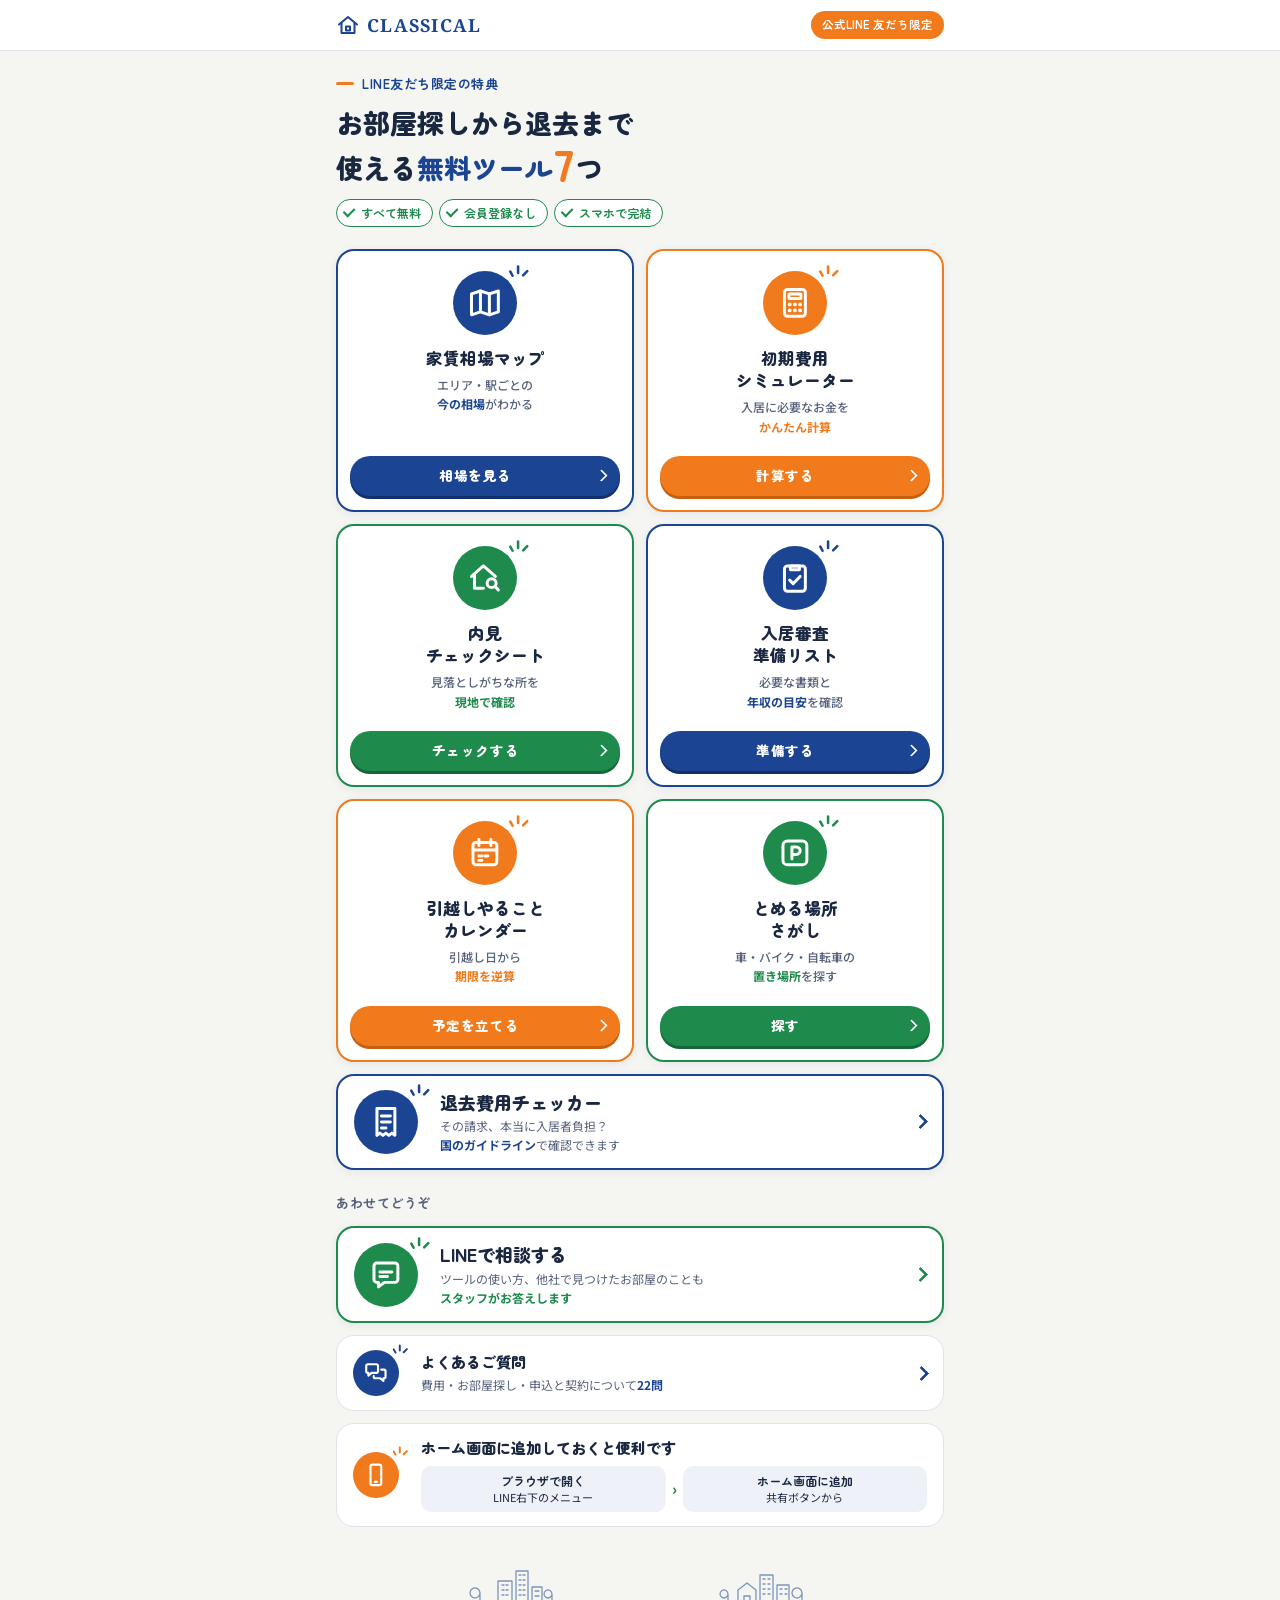
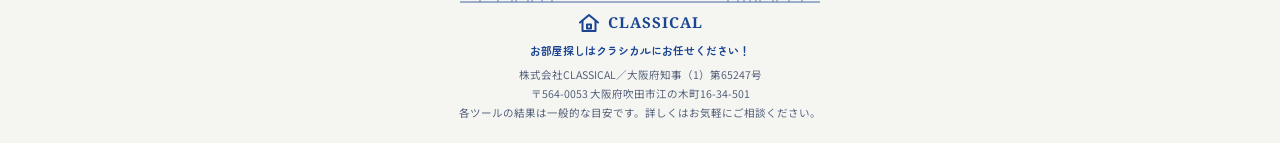
<file: index.html>
<!DOCTYPE html>
<html lang="ja">
<head>
<meta charset="UTF-8">
<meta name="viewport" content="width=device-width, initial-scale=1, viewport-fit=cover">
<meta name="claude:viewport-fit-sides" content="cover">
<meta name="robots" content="noindex, nofollow">
<meta name="description" content="株式会社CLASSICAL（クラシカル）公式LINE友だち限定。お部屋探しから退去まで使える7つの無料ツール。">
<meta name="theme-color" content="#FFFFFF">
<title>LINE友だち限定 7大特典｜株式会社CLASSICAL</title>
<link rel="preconnect" href="https://fonts.googleapis.com">
<link rel="preconnect" href="https://fonts.gstatic.com" crossorigin>
<link href="https://fonts.googleapis.com/css2?family=Zen+Maru+Gothic:wght@500;700;900&family=Noto+Sans+JP:wght@400;500;700&family=Noto+Serif:wght@700&display=swap" rel="stylesheet">
<link rel="stylesheet" href="assets/classical.css">
<style>
/* トップページ固有：リッチメニューと同じ「色枠カード＋丸アイコン＋丸ボタン」を2列で並べ、最後に横長カードを置く */
*{box-sizing:border-box;-webkit-tap-highlight-color:transparent}
body{margin:0;background:var(--bg);color:var(--ink);font-family:var(--font-body);font-size:15px;line-height:1.7}
.wrap{max-width:640px;margin:0 auto;padding-block:0 8px;
  padding-left:max(16px,env(safe-area-inset-left,0px));padding-right:max(16px,env(safe-area-inset-right,0px))}

/* 導入 */
.intro{padding-block:22px 4px;display:grid;gap:10px}
.eyebrow{margin:0;font-family:var(--font-display);font-weight:700;font-size:13px;color:var(--navy);letter-spacing:.04em;display:flex;align-items:center;gap:8px}
.eyebrow::before{content:"";width:18px;height:3px;border-radius:3px;background:var(--orange)}
.intro h1{margin:0;font-family:var(--font-display);font-weight:900;font-size:27px;line-height:1.35;text-wrap:balance}
.intro h1 .num{color:var(--orange);font-size:44px;line-height:1;margin:0 2px;vertical-align:-3px}
.intro h1 em{font-style:normal;color:var(--navy)}
.perks{display:flex;flex-wrap:wrap;gap:6px;margin:2px 0 0;padding:0;list-style:none}
.perks li{display:inline-flex;align-items:center;gap:5px;font-size:12px;font-weight:700;font-family:var(--font-display);
  color:var(--green);background:var(--paper);border:1.5px solid var(--green);border-radius:var(--r-pill);padding:3px 11px 3px 8px}
.perks li::before{content:"";width:9px;height:5px;border-left:2.5px solid currentColor;border-bottom:2.5px solid currentColor;transform:rotate(-45deg) translateY(-2px)}

/* ツールカード */
.tools{display:grid;grid-template-columns:1fr 1fr;gap:12px;margin-top:18px}
.tool{display:flex;flex-direction:column;align-items:center;text-align:center;gap:6px;padding:20px 12px 14px;text-decoration:none;color:inherit;min-width:0}
.tool .c-icon{margin:0 0 6px}
.tool h2{margin:0;font-family:var(--font-display);font-weight:900;font-size:16.5px;line-height:1.35;color:var(--ink);text-wrap:balance}
.tool p{margin:0;font-size:12px;line-height:1.6;color:var(--ink-60);font-weight:500}
.tool p b{color:var(--c);font-weight:700}
.tool .c-btn{margin-top:auto;min-height:40px;font-size:13.5px;padding:8px 14px}
.tool .c-btn::after{width:7px;height:7px;border-width:2.5px}
.tool .spacer{flex:1;min-height:8px}
.tool:hover .c-btn{filter:brightness(1.05)}

/* 横長カード（リッチメニュー下段の「よくある質問」「電話する」と同じ形） */
.row{display:flex;align-items:center;gap:16px;padding:14px 16px;text-decoration:none;color:inherit}
.row .c-icon{margin-right:6px}
.row .tx{flex:1;min-width:0}
.row h2{margin:0;font-family:var(--font-display);font-weight:900;font-size:18px;line-height:1.35;color:var(--ink)}
.row p{margin:2px 0 0;font-size:12px;line-height:1.6;color:var(--ink-60)}
.row p b{color:var(--c)}
.tools .row{grid-column:1/-1}

/* 下段 */
.more{display:grid;gap:12px;margin-top:22px}
.more-h{margin:0;font-family:var(--font-display);font-weight:700;font-size:13px;color:var(--ink-60);letter-spacing:.04em}
.steps{display:flex;gap:6px;align-items:center;margin-top:8px}
.steps span{flex:1;background:var(--mist);border-radius:10px;padding:6px 8px;font-size:11px;line-height:1.45;text-align:center;color:var(--ink)}
.steps span b{display:block;font-family:var(--font-display);font-size:12px}
.steps i{font-style:normal;color:var(--green);font-weight:900}

@media (max-width:359px){.tools{grid-template-columns:1fr}}
@media (prefers-reduced-motion:reduce){*{transition:none!important}}
</style>
</head>
<body>

<header class="c-top">
  <div class="c-top-in">
    <span class="c-logo" aria-label="CLASSICAL">
      <svg viewBox="0 0 24 24" fill="none" stroke="currentColor" stroke-width="2" stroke-linecap="round" stroke-linejoin="round" aria-hidden="true"><path d="M3 11.5 12 4l9 7.5"/><path d="M5.5 10v10h13V10"/><path d="M10 13.5h4v4h-4z"/></svg>
      <b>CLASSICAL</b>
    </span>
    <span class="c-badge">公式LINE 友だち限定</span>
  </div>
</header>

<main class="wrap">

  <section class="intro">
    <p class="eyebrow">LINE友だち限定の特典</p>
    <h1>お部屋探しから退去まで<br>使える<em>無料ツール</em><span class="num">7</span>つ</h1>
    <ul class="perks"><li>すべて無料</li><li>会員登録なし</li><li>スマホで完結</li></ul>
  </section>

  <div class="tools">
    <a class="c-card tool is-navy" href="tools/yatin/index.html">
      <span class="c-icon"><svg viewBox="0 0 24 24" aria-hidden="true"><path d="M9 4 3 6v14l6-2 6 2 6-2V4l-6 2-6-2z"/><path d="M9 4v14M15 6v14"/></svg></span>
      <h2>家賃相場マップ</h2>
      <p>エリア・駅ごとの<br><b>今の相場</b>がわかる</p>
      <span class="spacer"></span>
      <span class="c-btn"><span>相場を見る</span></span>
    </a>
    <a class="c-card tool is-orange" href="tools/shokihiyou/index.html">
      <span class="c-icon"><svg viewBox="0 0 24 24" aria-hidden="true"><rect x="5" y="3" width="14" height="18" rx="2"/><rect x="8" y="6" width="8" height="3" rx=".5"/><path d="M8.5 13h.01M12 13h.01M15.5 13h.01M8.5 17h.01M12 17h.01M15.5 17h.01" stroke-width="2.6"/></svg></span>
      <h2>初期費用<br>シミュレーター</h2>
      <p>入居に必要なお金を<br><b>かんたん計算</b></p>
      <span class="spacer"></span>
      <span class="c-btn"><span>計算する</span></span>
    </a>
    <a class="c-card tool is-green" href="tools/naiken/index.html">
      <span class="c-icon"><svg viewBox="0 0 24 24" aria-hidden="true"><path d="M3 11 11 4l8 7"/><path d="M5 9.5V19h6"/><circle cx="16.5" cy="15.5" r="3"/><path d="m18.7 17.7 2.3 2.3"/></svg></span>
      <h2>内見<br>チェックシート</h2>
      <p>見落としがちな所を<br><b>現地で確認</b></p>
      <span class="spacer"></span>
      <span class="c-btn"><span>チェックする</span></span>
    </a>
    <a class="c-card tool is-navy" href="tools/junbi/index.html">
      <span class="c-icon"><svg viewBox="0 0 24 24" aria-hidden="true"><rect x="5" y="4" width="14" height="17" rx="2"/><path d="M9 4h6v2.5H9z"/><path d="m8.5 13.5 2.3 2.3 4.7-4.8"/></svg></span>
      <h2>入居審査<br>準備リスト</h2>
      <p>必要な書類と<br><b>年収の目安</b>を確認</p>
      <span class="spacer"></span>
      <span class="c-btn"><span>準備する</span></span>
    </a>
    <a class="c-card tool is-orange" href="tools/hikkoshi/index.html">
      <span class="c-icon"><svg viewBox="0 0 24 24" aria-hidden="true"><rect x="4" y="5" width="16" height="15" rx="2"/><path d="M4 10h16M8 3v4M16 3v4"/><path d="M8 14h2M12 14h2M8 17h2"/></svg></span>
      <h2>引越しやること<br>カレンダー</h2>
      <p>引越し日から<br><b>期限を逆算</b></p>
      <span class="spacer"></span>
      <span class="c-btn"><span>予定を立てる</span></span>
    </a>
    <a class="c-card tool is-green" href="tools/parking/index.html">
      <span class="c-icon"><svg viewBox="0 0 24 24" aria-hidden="true"><rect x="4" y="4" width="16" height="16" rx="3"/><path d="M10 16V8h3a2.5 2.5 0 0 1 0 5h-3"/></svg></span>
      <h2>とめる場所<br>さがし</h2>
      <p>車・バイク・自転車の<br><b>置き場所</b>を探す</p>
      <span class="spacer"></span>
      <span class="c-btn"><span>探す</span></span>
    </a>
    <a class="c-card row is-navy" href="tools/taikyo/index.html">
      <span class="c-icon"><svg viewBox="0 0 24 24" aria-hidden="true"><path d="M6 3h12v18l-2-1.5-2 1.5-2-1.5-2 1.5-2-1.5L6 21z"/><path d="M9 8h6M9 12h6M9 16h3"/></svg></span>
      <span class="tx">
        <h2>退去費用チェッカー</h2>
        <p>その請求、本当に入居者負担？<br><b>国のガイドライン</b>で確認できます</p>
      </span>
      <span class="c-chev" aria-hidden="true"></span>
    </a>
  </div>

  <section class="more" aria-label="ご案内">
    <p class="more-h">あわせてどうぞ</p>
    <a class="c-card row is-green" id="line-btn" href="#">
      <span class="c-icon"><svg viewBox="0 0 24 24" aria-hidden="true"><path d="M4 6a2 2 0 0 1 2-2h12a2 2 0 0 1 2 2v9a2 2 0 0 1-2 2h-7l-4 3v-3H6a2 2 0 0 1-2-2z"/><path d="M8 10h8M8 13h5"/></svg></span>
      <span class="tx">
        <h2>LINEで相談する</h2>
        <p>ツールの使い方、他社で見つけたお部屋のことも<br><b>スタッフがお答えします</b></p>
      </span>
      <span class="c-chev" aria-hidden="true"></span>
    </a>
    <a class="c-panel row is-navy" href="faq/index.html">
      <span class="c-icon sm"><svg viewBox="0 0 24 24" aria-hidden="true"><path d="M3 5.5A1.5 1.5 0 0 1 4.5 4h8A1.5 1.5 0 0 1 14 5.5v5a1.5 1.5 0 0 1-1.5 1.5H8l-3 2.5V12h-.5A1.5 1.5 0 0 1 3 10.5z"/><path d="M17 9h2.5A1.5 1.5 0 0 1 21 10.5v5a1.5 1.5 0 0 1-1.5 1.5H19v2.5L16 17h-4.5A1.5 1.5 0 0 1 10 15.5V15"/></svg></span>
      <span class="tx">
        <h2 style="font-size:15px">よくあるご質問</h2>
        <p>費用・お部屋探し・申込と契約について<b>22問</b></p>
      </span>
      <span class="c-chev" aria-hidden="true"></span>
    </a>
    <div class="c-panel row is-orange">
      <span class="c-icon sm"><svg viewBox="0 0 24 24" aria-hidden="true"><rect x="7" y="2.5" width="10" height="19" rx="2"/><path d="M11 18.5h2"/></svg></span>
      <span class="tx">
        <h2 style="font-size:15px">ホーム画面に追加しておくと便利です</h2>
        <span class="steps"><span><b>ブラウザで開く</b>LINE右下のメニュー</span><i>›</i><span><b>ホーム画面に追加</b>共有ボタンから</span></span>
      </span>
    </div>
  </section>

</main>

<footer class="c-foot">
  <div class="c-sky" aria-hidden="true"></div>
  <span class="c-logo"><svg viewBox="0 0 24 24" fill="none" stroke="currentColor" stroke-width="2" stroke-linecap="round" stroke-linejoin="round" aria-hidden="true"><path d="M3 11.5 12 4l9 7.5"/><path d="M5.5 10v10h13V10"/><path d="M10 13.5h4v4h-4z"/></svg><b>CLASSICAL</b></span>
  <span class="c-tagline">お部屋探しはクラシカルにお任せください！</span>
  株式会社CLASSICAL／大阪府知事（1）第65247号<br>
  〒564-0053 大阪府吹田市江の木町16-34-501<br>
  各ツールの結果は一般的な目安です。詳しくはお気軽にご相談ください。
</footer>

<script>
  const LINE_ID = "@770zgakn";  // 公式LINEのベーシックID
const LINE_TEXT = "特典ツールについて相談したいです";  // トークの入力欄にあらかじめ入る文章（空 "" にすると入力欄は空で開きます）
const LINE_URL = "https://line.me/R/oaMessage/" + encodeURIComponent(LINE_ID) + "/" + (LINE_TEXT ? "?" + encodeURIComponent(LINE_TEXT) : "");
  document.getElementById("line-btn").href = LINE_URL;
</script>
</body>
</html>
</file>
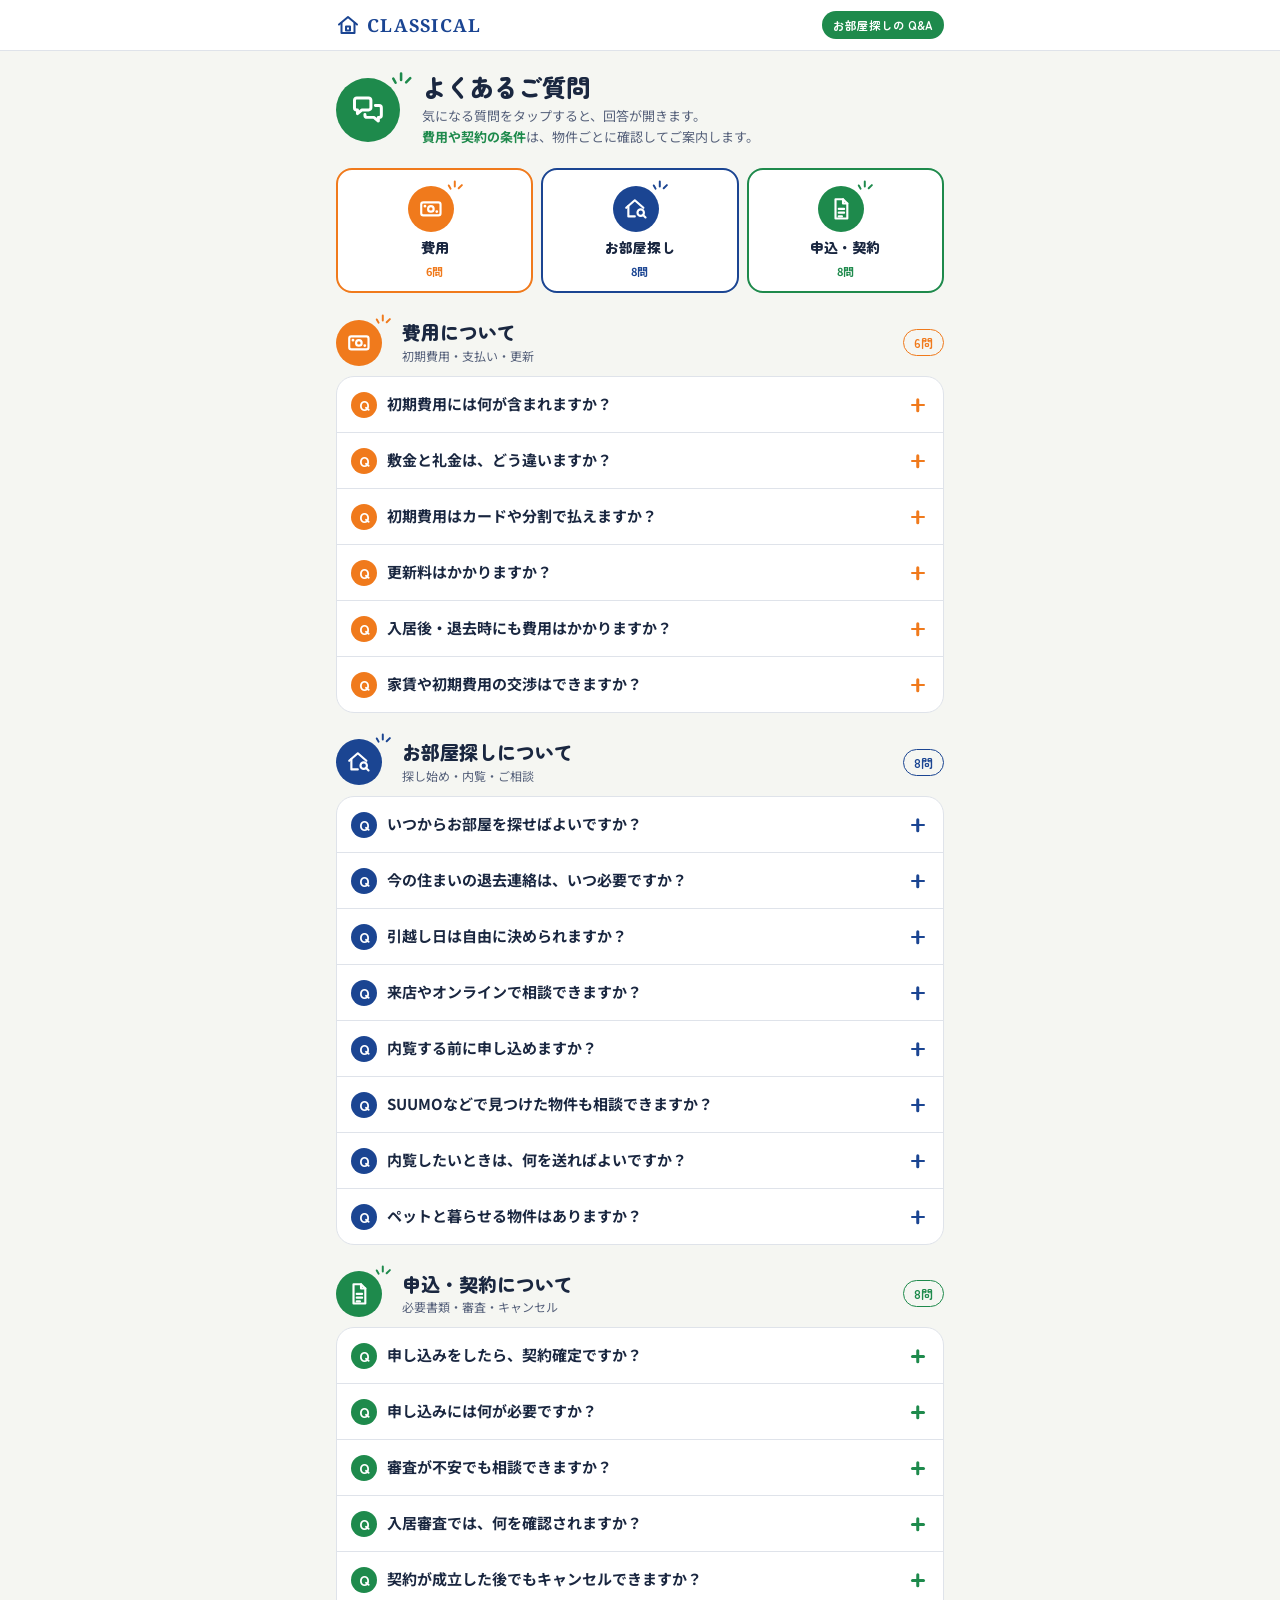
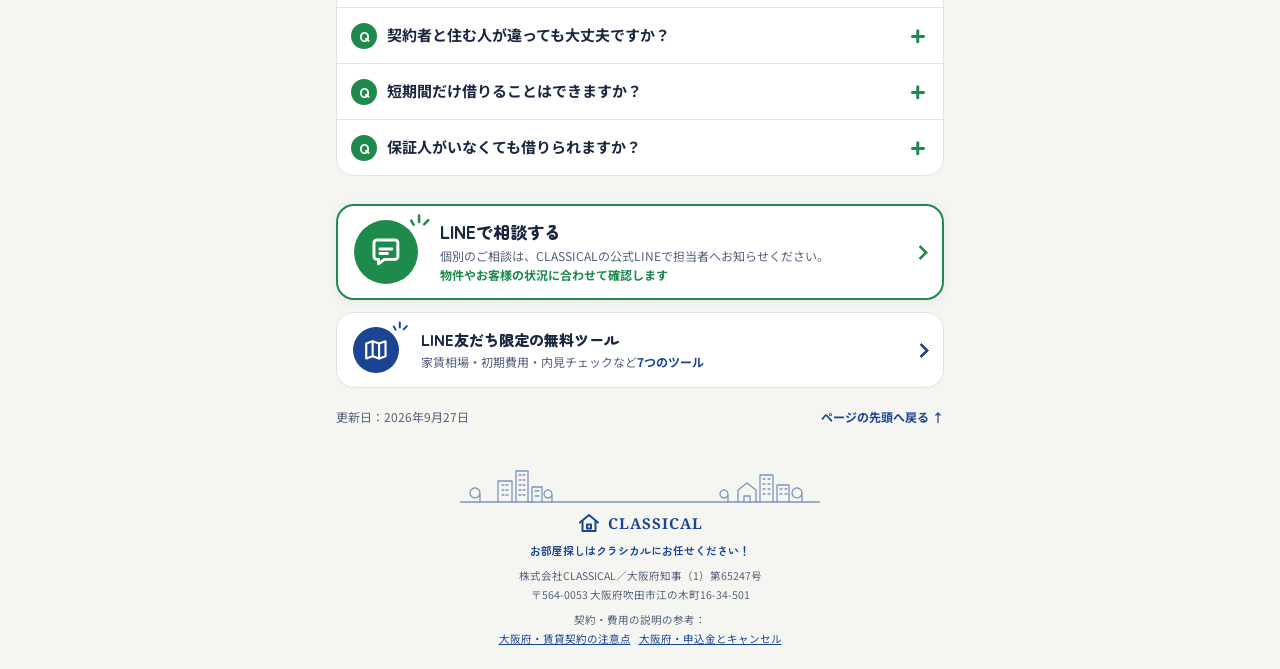
<file: faq/index.html>
<!DOCTYPE html>
<html lang="ja">
<head>
<meta charset="UTF-8">
<meta name="viewport" content="width=device-width, initial-scale=1, viewport-fit=cover">
<meta name="claude:viewport-fit-sides" content="cover">
<meta name="description" content="株式会社CLASSICAL（クラシカル）のお部屋探し・賃貸契約についてのよくあるご質問。初期費用、内覧、申込・審査・キャンセルなど22問。">
<meta name="theme-color" content="#FFFFFF">
<title>お部屋探しのよくある質問｜CLASSICAL</title>
<link rel="preconnect" href="https://fonts.googleapis.com">
<link rel="preconnect" href="https://fonts.gstatic.com" crossorigin>
<link href="https://fonts.googleapis.com/css2?family=Zen+Maru+Gothic:wght@500;700;900&family=Noto+Sans+JP:wght@400;500;700&family=Noto+Serif:wght@700&display=swap" rel="stylesheet">
<link rel="stylesheet" href="../assets/classical.css">
<style>
/* FAQ固有：リッチメニューの「よくある質問」カードの延長。カテゴリごとに3色、質問は開閉式の一覧 */
*{box-sizing:border-box;-webkit-tap-highlight-color:transparent}
html{scroll-behavior:smooth;scroll-padding-top:12px}
body{margin:0;background:var(--bg);color:var(--ink);font-family:var(--font-body);font-size:15px;line-height:1.75}
.wrap{max-width:640px;margin:0 auto;padding-block:0 8px;padding-left:max(16px,env(safe-area-inset-left,0px));padding-right:max(16px,env(safe-area-inset-right,0px))}

.cats{display:grid;grid-template-columns:repeat(3,1fr);gap:8px;margin:14px 0 6px}
.cat{display:flex;flex-direction:column;align-items:center;gap:6px;padding:14px 6px 10px;text-decoration:none;color:var(--ink);
  background:var(--paper);border:2px solid var(--c);border-radius:16px;min-width:0}
.cat .c-icon{margin:2px 8px 0 0}
.cat b{font-family:var(--font-display);font-weight:900;font-size:14px;line-height:1.3;text-align:center}
.cat small{font-size:11px;font-weight:700;color:var(--c)}

.sec{margin-top:26px}
.sec-h{display:flex;align-items:center;gap:14px;margin-bottom:10px}
.sec-h .c-icon{margin-right:6px}
.sec-h div{flex:1;min-width:0}
.sec-h h2{margin:0;font-family:var(--font-display);font-weight:900;font-size:19px;line-height:1.35}
.sec-h p{margin:0;font-size:12px;color:var(--ink-60)}
.cnt{font-size:12px;font-weight:700;font-family:var(--font-display);color:var(--c);border:1.5px solid var(--c);border-radius:var(--r-pill);padding:2px 10px;white-space:nowrap}

.qs{overflow:hidden}
details+details{border-top:1px solid var(--line)}
summary{list-style:none;display:flex;align-items:flex-start;gap:10px;padding:14px 14px;cursor:pointer}
summary::-webkit-details-marker{display:none}
.mk{flex:none;width:26px;height:26px;border-radius:50%;background:var(--c);color:#fff;font-family:var(--font-display);font-weight:900;font-size:14px;
  display:inline-flex;align-items:center;justify-content:center;line-height:1;margin-top:1px}
.mk.a{background:var(--paper);color:var(--c);border:2px solid var(--c)}
.qt{flex:1;min-width:0;font-weight:700;font-size:15px;line-height:1.6;padding-top:1px}
.tg{flex:none;width:22px;height:22px;position:relative;margin-top:3px}
.tg::before,.tg::after{content:"";position:absolute;left:4px;right:4px;top:10px;height:2.5px;border-radius:2px;background:var(--c);transition:transform .2s}
.tg::after{transform:rotate(90deg)}
details[open] .tg::after{transform:rotate(0)}
details[open] summary{background:var(--mist)}
.ans{padding:4px 16px 16px 50px}
.ans p{margin:8px 0 0;font-size:14px;color:var(--ink-60)}
.ans .lead{display:flex;gap:10px;align-items:flex-start;margin:10px 0 0 -36px;font-weight:700;color:var(--ink);font-size:14.5px}
.ans .lead span:last-child{padding-top:1px}

.more{display:grid;gap:12px;margin-top:28px}
.row{display:flex;align-items:center;gap:16px;padding:14px 16px;text-decoration:none;color:inherit}
.row .c-icon{margin-right:6px}
.row .tx{flex:1;min-width:0}
.row h2{margin:0;font-family:var(--font-display);font-weight:900;font-size:17px;line-height:1.35;color:var(--ink)}
.row p{margin:2px 0 0;font-size:12px;line-height:1.6;color:var(--ink-60)}
.row p b{color:var(--c)}
.meta{display:flex;justify-content:space-between;align-items:center;gap:10px;flex-wrap:wrap;margin-top:18px;font-size:12px;color:var(--ink-60)}
.meta a{color:var(--navy);font-weight:700;text-decoration:none}
.src{margin-top:6px}
.src a{color:var(--navy);margin:0 4px;white-space:nowrap}
@media (max-width:359px){.cats{grid-template-columns:1fr}}
@media (prefers-reduced-motion:reduce){html{scroll-behavior:auto}*{transition:none!important}}
</style>
</head>
<body class="is-green" id="top">

<header class="c-top">
  <div class="c-top-in">
    <span class="c-logo" aria-label="CLASSICAL"><svg viewBox="0 0 24 24" fill="none" stroke="currentColor" stroke-width="2" stroke-linecap="round" stroke-linejoin="round" aria-hidden="true"><path d="M3 11.5 12 4l9 7.5"/><path d="M5.5 10v10h13V10"/><path d="M10 13.5h4v4h-4z"/></svg><b>CLASSICAL</b></span>
    <span class="c-badge" style="background:var(--green)">お部屋探しの Q&amp;A</span>
  </div>
</header>

<section class="c-hero">
  <span class="c-icon"><svg viewBox="0 0 24 24" aria-hidden="true"><path d="M3 5.5A1.5 1.5 0 0 1 4.5 4h8A1.5 1.5 0 0 1 14 5.5v5a1.5 1.5 0 0 1-1.5 1.5H8l-3 2.5V12h-.5A1.5 1.5 0 0 1 3 10.5z"/><path d="M17 9h2.5A1.5 1.5 0 0 1 21 10.5v5a1.5 1.5 0 0 1-1.5 1.5H19v2.5L16 17h-4.5A1.5 1.5 0 0 1 10 15.5V15"/></svg></span>
  <div>
    <h1>よくあるご質問</h1>
    <p>気になる質問をタップすると、回答が開きます。<br><em>費用や契約の条件</em>は、物件ごとに確認してご案内します。</p>
  </div>
</section>

<main class="wrap">
  <nav class="cats" aria-label="質問のカテゴリー"><a class="cat is-orange" href="#cost"><span class="c-icon sm"><svg viewBox="0 0 24 24" aria-hidden="true"><rect x="3" y="6" width="18" height="12" rx="2"/><circle cx="12" cy="12" r="2.6"/><path d="M6.5 9.5h.01M17.5 14.5h.01" stroke-width="2.6"/></svg></span><b>費用</b><small>6問</small></a><a class="cat is-navy" href="#search"><span class="c-icon sm"><svg viewBox="0 0 24 24" aria-hidden="true"><path d="M3 11 11 4l8 7"/><path d="M5 9.5V19h6"/><circle cx="16.5" cy="15.5" r="3"/><path d="m18.7 17.7 2.3 2.3"/></svg></span><b>お部屋探し</b><small>8問</small></a><a class="cat is-green" href="#contract"><span class="c-icon sm"><svg viewBox="0 0 24 24" aria-hidden="true"><path d="M7 3h7l4 4v14H7z"/><path d="M14 3v4h4"/><path d="M10 12h5M10 15.5h5M10 19h3"/></svg></span><b>申込・契約</b><small>8問</small></a></nav>

  <section class="sec is-orange" id="cost" aria-labelledby="cost-h">
    <div class="sec-h">
      <span class="c-icon sm"><svg viewBox="0 0 24 24" aria-hidden="true"><rect x="3" y="6" width="18" height="12" rx="2"/><circle cx="12" cy="12" r="2.6"/><path d="M6.5 9.5h.01M17.5 14.5h.01" stroke-width="2.6"/></svg></span>
      <div><h2 id="cost-h">費用について</h2><p>初期費用・支払い・更新</p></div>
      <span class="cnt">6問</span>
    </div>
    <div class="qs c-panel">
      <details id="cost-1">
        <summary><span class="mk">Q</span><span class="qt">初期費用には何が含まれますか？</span><span class="tg" aria-hidden="true"></span></summary>
        <div class="ans"><p class="lead"><span class="mk a">A</span><span>家賃以外にも、契約時に必要な費用があります。</span></p><p>主な項目は敷金・礼金、前家賃・管理費、仲介手数料、保証料、火災保険料、鍵交換代などです。必要な項目と金額は物件ごとに異なります。</p><p>見積りの内訳をご案内し、任意のサービスは加入の要否も確認します。他社のお見積りとの比較もご相談ください。</p></div>
      </details>
      <details id="cost-2">
        <summary><span class="mk">Q</span><span class="qt">敷金と礼金は、どう違いますか？</span><span class="tg" aria-hidden="true"></span></summary>
        <div class="ans"><p class="lead"><span class="mk a">A</span><span>敷金は預けるお金、礼金は一般的に戻らない費用です。</span></p><p>敷金は、未払い家賃などに備えて貸主に預けるお金です。退去・明渡し後に精算し、残額があれば返還されます。</p><p>礼金は一般的に返還されません。どちらも有無や金額、精算条件を契約前に確認しましょう。</p></div>
      </details>
      <details id="cost-3">
        <summary><span class="mk">Q</span><span class="qt">初期費用はカードや分割で払えますか？</span><span class="tg" aria-hidden="true"></span></summary>
        <div class="ans"><p class="lead"><span class="mk a">A</span><span>ご相談いただけます。利用条件は事前に確認します。</span></p><p>銀行振込のほか、クレジットカードやsmooth分割払いについてもご相談いただけます。</p><p>対応できる物件・費用の範囲、手数料、審査の有無は条件によって異なります。ご希望の方法をお申し込み前にお知らせください。</p></div>
      </details>
      <details id="cost-4">
        <summary><span class="mk">Q</span><span class="qt">更新料はかかりますか？</span><span class="tg" aria-hidden="true"></span></summary>
        <div class="ans"><p class="lead"><span class="mk a">A</span><span>更新料がある物件と、ない物件があります。</span></p><p>契約期間や更新条件は物件ごとに異なります。保証会社や保険の更新費用が別に必要な場合もあります。</p><p>定期借家契約は更新がなく、再契約できるかどうかも個別の条件によります。契約前にまとめて確認します。</p></div>
      </details>
      <details id="cost-5">
        <summary><span class="mk">Q</span><span class="qt">入居後・退去時にも費用はかかりますか？</span><span class="tg" aria-hidden="true"></span></summary>
        <div class="ans"><p class="lead"><span class="mk a">A</span><span>毎月の費用に加え、更新や退去時に精算がある場合があります。</span></p><p>家賃・管理費のほか、光熱費や保険・保証会社の更新費用などをご確認ください。</p><p>退去時のクリーニング代、原状回復費用、短期解約違約金などは契約内容と使用状況によります。通常の使用による傷みと、故意・過失等による損傷は分けて考えます。</p></div>
      </details>
      <details id="cost-6">
        <summary><span class="mk">Q</span><span class="qt">家賃や初期費用の交渉はできますか？</span><span class="tg" aria-hidden="true"></span></summary>
        <div class="ans"><p class="lead"><span class="mk a">A</span><span>物件によって、ご相談できる場合があります。</span></p><p>ご希望の予算と入居時期を伺い、貸主・管理会社へ確認します。減額やフリーレントをお約束することはできません。</p><p>交渉結果と条件を確認したうえで、ご判断いただけます。</p></div>
      </details>
    </div>
  </section>
  <section class="sec is-navy" id="search" aria-labelledby="search-h">
    <div class="sec-h">
      <span class="c-icon sm"><svg viewBox="0 0 24 24" aria-hidden="true"><path d="M3 11 11 4l8 7"/><path d="M5 9.5V19h6"/><circle cx="16.5" cy="15.5" r="3"/><path d="m18.7 17.7 2.3 2.3"/></svg></span>
      <div><h2 id="search-h">お部屋探しについて</h2><p>探し始め・内覧・ご相談</p></div>
      <span class="cnt">8問</span>
    </div>
    <div class="qs c-panel">
      <details id="search-1">
        <summary><span class="mk">Q</span><span class="qt">いつからお部屋を探せばよいですか？</span><span class="tg" aria-hidden="true"></span></summary>
        <div class="ans"><p class="lead"><span class="mk a">A</span><span>入居希望日から逆算して進めましょう。</span></p><p>物件によって入居できる日や、申し込みから家賃発生までの期間が異なります。</p><p>お引越しが先でも、条件や予算の整理からご相談いただけます。入居時期が未定の方も、そのままお知らせください。</p></div>
      </details>
      <details id="search-2">
        <summary><span class="mk">Q</span><span class="qt">今の住まいの退去連絡は、いつ必要ですか？</span><span class="tg" aria-hidden="true"></span></summary>
        <div class="ans"><p class="lead"><span class="mk a">A</span><span>今の契約書にある「解約予告期間」を確認してください。</span></p><p>連絡期限と手続き方法は契約によって異なります。新居の入居日と調整するため、早めに管理会社へ確認しましょう。</p><p>退去連絡や受付完了の記録も残しておくと安心です。</p></div>
      </details>
      <details id="search-3">
        <summary><span class="mk">Q</span><span class="qt">引越し日は自由に決められますか？</span><span class="tg" aria-hidden="true"></span></summary>
        <div class="ans"><p class="lead"><span class="mk a">A</span><span>ご希望を伺い、物件の条件に合わせて調整します。</span></p><p>実際に引っ越す日と、家賃が発生する契約開始日は異なる場合があります。</p><p>お申し込み前に両方を確認します。ご希望日と、今の住まいの退去予定をお知らせください。</p></div>
      </details>
      <details id="search-4">
        <summary><span class="mk">Q</span><span class="qt">来店やオンラインで相談できますか？</span><span class="tg" aria-hidden="true"></span></summary>
        <div class="ans"><p class="lead"><span class="mk a">A</span><span>はい。どちらもご相談いただけます。</span></p><p>公式LINEで「来店／オンライン」「希望日時」「人数」をお知らせください。条件がまだ決まっていない方もご相談いただけます。</p><p>担当者が日程を確認し、返信をもって予約確定となります。</p></div>
      </details>
      <details id="search-5">
        <summary><span class="mk">Q</span><span class="qt">内覧する前に申し込めますか？</span><span class="tg" aria-hidden="true"></span></summary>
        <div class="ans"><p class="lead"><span class="mk a">A</span><span>受け付ける物件もあります。契約まで進むかは別に確認が必要です。</span></p><p>内覧後に判断する「先行申込」と、内覧前に契約まで進む「先行契約」は分けて確認します。呼び方や条件は管理会社によって異なります。</p><p>内覧時期、キャンセルや費用の扱いを確認し、写真だけでは分からない点も整理してからご判断ください。</p></div>
      </details>
      <details id="search-6">
        <summary><span class="mk">Q</span><span class="qt">SUUMOなどで見つけた物件も相談できますか？</span><span class="tg" aria-hidden="true"></span></summary>
        <div class="ans"><p class="lead"><span class="mk a">A</span><span>はい。URLやスクリーンショットをお送りください。</span></p><p>SUUMO・ホームズなどの掲載物件について、募集状況とCLASSICALでの取り扱い可否を確認します。</p><p>条件整理・物件提案・内覧・契約から入居まで、LINEやオンラインでもご相談いただけます。</p></div>
      </details>
      <details id="search-7">
        <summary><span class="mk">Q</span><span class="qt">内覧したいときは、何を送ればよいですか？</span><span class="tg" aria-hidden="true"></span></summary>
        <div class="ans"><p class="lead"><span class="mk a">A</span><span>気になる物件と、ご希望日時をお知らせください。</span></p><p>空室状況と管理会社の案内条件を確認し、日程を調整します。入居中など、すぐに内覧できない物件もあります。</p><p>待ち合わせ場所や案内方法は、日程とあわせて担当者からご連絡します。</p></div>
      </details>
      <details id="search-8">
        <summary><span class="mk">Q</span><span class="qt">ペットと暮らせる物件はありますか？</span><span class="tg" aria-hidden="true"></span></summary>
        <div class="ans"><p class="lead"><span class="mk a">A</span><span>飼育を相談できる物件をお探しします。</span></p><p>ペットの種類・頭数・大きさをお知らせください。「ペット可」でも、すべての動物を飼えるとは限りません。</p><p>家賃や敷金などの条件が変わる場合もあります。将来飼う予定がある方もご相談ください。</p></div>
      </details>
    </div>
  </section>
  <section class="sec is-green" id="contract" aria-labelledby="contract-h">
    <div class="sec-h">
      <span class="c-icon sm"><svg viewBox="0 0 24 24" aria-hidden="true"><path d="M7 3h7l4 4v14H7z"/><path d="M14 3v4h4"/><path d="M10 12h5M10 15.5h5M10 19h3"/></svg></span>
      <div><h2 id="contract-h">申込・契約について</h2><p>必要書類・審査・キャンセル</p></div>
      <span class="cnt">8問</span>
    </div>
    <div class="qs c-panel">
      <details id="contract-1">
        <summary><span class="mk">Q</span><span class="qt">申し込みをしたら、契約確定ですか？</span><span class="tg" aria-hidden="true"></span></summary>
        <div class="ans"><p class="lead"><span class="mk a">A</span><span>申し込みと契約成立は、同じ意味ではありません。</span></p><p>ただし、署名前でも貸主・借主の合意や手続きの状況によって契約が成立する場合があります。申し込みだけで物件を必ず確保できるとも限りません。</p><p>取りやめたい場合は早めにご連絡ください。成立状況と費用を確認します。契約成立前に仲介業者へ預けた申込金等の「預り金」は、申込み撤回時に返還の対象になります。</p></div>
      </details>
      <details id="contract-2">
        <summary><span class="mk">Q</span><span class="qt">申し込みには何が必要ですか？</span><span class="tg" aria-hidden="true"></span></summary>
        <div class="ans"><p class="lead"><span class="mk a">A</span><span>本人確認書類と、氏名・連絡先・勤務先などの情報が必要です。</span></p><p>源泉徴収票・給与明細・確定申告書など、収入を確認する書類が必要な場合もあります。</p><p>受け付ける書類は物件や保証会社によって異なります。担当者が必要書類と提出方法をご案内します。</p></div>
      </details>
      <details id="contract-3">
        <summary><span class="mk">Q</span><span class="qt">審査が不安でも相談できますか？</span><span class="tg" aria-hidden="true"></span></summary>
        <div class="ans"><p class="lead"><span class="mk a">A</span><span>はい。お申し込み前にご相談ください。</span></p><p>フリーランス・学生・転職直後など、ご状況に合わせて申込条件と必要書類を確認します。CLASSICALが、事実に基づく申込情報と書類の準備をお手伝いします。</p><p>審査は貸主・管理会社・保証会社等が行うため、通過をお約束することはできません。</p></div>
      </details>
      <details id="contract-4">
        <summary><span class="mk">Q</span><span class="qt">入居審査では、何を確認されますか？</span><span class="tg" aria-hidden="true"></span></summary>
        <div class="ans"><p class="lead"><span class="mk a">A</span><span>収入や就業状況、申込内容などが確認されます。</span></p><p>必要な情報や判断基準は、貸主・管理会社・保証会社によって異なります。一律の収入基準だけで結果が決まるとは限りません。</p><p>気になる点は担当者へ事前にお知らせください。</p></div>
      </details>
      <details id="contract-5">
        <summary><span class="mk">Q</span><span class="qt">契約が成立した後でもキャンセルできますか？</span><span class="tg" aria-hidden="true"></span></summary>
        <div class="ans"><p class="lead"><span class="mk a">A</span><span>契約内容に沿った解約等の手続きが必要です。</span></p><p>解約予告期間、違約金、支払い済み費用の精算などを確認します。入居前でも費用が発生する場合があります。</p><p>審査通過や署名の有無だけで判断せず、成立状況と条件を確認してご案内します。ご事情が変わったら、早めにご連絡ください。</p></div>
      </details>
      <details id="contract-6">
        <summary><span class="mk">Q</span><span class="qt">契約者と住む人が違っても大丈夫ですか？</span><span class="tg" aria-hidden="true"></span></summary>
        <div class="ans"><p class="lead"><span class="mk a">A</span><span>対応できる物件もあります。事前の確認が必要です。</span></p><p>親御様が契約してお子様が住む場合など、貸主・管理会社・保証会社の承諾や審査が必要です。</p><p>契約者と実際の入居者を正しく申告し、必要書類を確認しましょう。</p></div>
      </details>
      <details id="contract-7">
        <summary><span class="mk">Q</span><span class="qt">短期間だけ借りることはできますか？</span><span class="tg" aria-hidden="true"></span></summary>
        <div class="ans"><p class="lead"><span class="mk a">A</span><span>利用したい期間に合う物件を確認します。</span></p><p>マンスリーマンションなども選択肢になります。通常の賃貸では、短期解約違約金や解約予告期間にご注意ください。</p><p>定期借家契約でも短期利用できるとは限りません。入居希望日と利用期間をお知らせください。</p></div>
      </details>
      <details id="contract-8">
        <summary><span class="mk">Q</span><span class="qt">保証人がいなくても借りられますか？</span><span class="tg" aria-hidden="true"></span></summary>
        <div class="ans"><p class="lead"><span class="mk a">A</span><span>連帯保証人なしで申し込める物件もあります。</span></p><p>保証会社の審査や緊急連絡先の登録などが必要です。保証会社を利用しても、別途連帯保証人を求められる場合があります。</p><p>物件ごとの条件を確認しますので、お部屋探しの段階でご相談ください。</p></div>
      </details>
    </div>
  </section>

  <div class="more">
    <a class="c-card row is-green" id="lineBtn" href="#" target="_blank" rel="noopener">
      <span class="c-icon"><svg viewBox="0 0 24 24" aria-hidden="true"><path d="M4 6a2 2 0 0 1 2-2h12a2 2 0 0 1 2 2v9a2 2 0 0 1-2 2h-7l-4 3v-3H6a2 2 0 0 1-2-2z"/><path d="M8 10h8M8 13h5"/></svg></span>
      <span class="tx">
        <h2>LINEで相談する</h2>
        <p>個別のご相談は、CLASSICALの公式LINEで担当者へお知らせください。<br><b>物件やお客様の状況に合わせて確認します</b></p>
      </span>
      <span class="c-chev" aria-hidden="true"></span>
    </a>
    <a class="c-panel row is-navy" href="../index.html">
      <span class="c-icon sm"><svg viewBox="0 0 24 24" aria-hidden="true"><path d="M9 4 3 6v14l6-2 6 2 6-2V4l-6 2-6-2z"/><path d="M9 4v14M15 6v14"/></svg></span>
      <span class="tx">
        <h2 style="font-size:15px">LINE友だち限定の無料ツール</h2>
        <p>家賃相場・初期費用・内見チェックなど<b>7つのツール</b></p>
      </span>
      <span class="c-chev" aria-hidden="true"></span>
    </a>
  </div>

  <div class="meta"><span>更新日：2026年9月27日</span><a href="#top">ページの先頭へ戻る ↑</a></div>
</main>

<footer class="c-foot">
  <div class="c-sky" aria-hidden="true"></div>
  <span class="c-logo"><svg viewBox="0 0 24 24" fill="none" stroke="currentColor" stroke-width="2" stroke-linecap="round" stroke-linejoin="round" aria-hidden="true"><path d="M3 11.5 12 4l9 7.5"/><path d="M5.5 10v10h13V10"/><path d="M10 13.5h4v4h-4z"/></svg><b>CLASSICAL</b></span>
  <span class="c-tagline">お部屋探しはクラシカルにお任せください！</span>
  株式会社CLASSICAL／大阪府知事（1）第65247号<br>
  〒564-0053 大阪府吹田市江の木町16-34-501
  <div class="src">契約・費用の説明の参考：<br><a href="https://www.pref.osaka.lg.jp/o130200/kenshin/chotto_chintai/chui.html" target="_blank" rel="noopener">大阪府・賃貸契約の注意点</a><a href="https://www.pref.osaka.lg.jp/o130200/kenshin/azukari/index.html" target="_blank" rel="noopener">大阪府・申込金とキャンセル</a></div>
</footer>

<script>
const LINE_ID = "@770zgakn";  // 公式LINEのベーシックID
const LINE_TEXT = "よくある質問を見て相談したいです";  // トークの入力欄にあらかじめ入る文章（空 "" にすると入力欄は空で開きます）
const LINE_URL = "https://line.me/R/oaMessage/" + encodeURIComponent(LINE_ID) + "/" + (LINE_TEXT ? "?" + encodeURIComponent(LINE_TEXT) : "");
document.getElementById("lineBtn").href = LINE_URL;
/* URLの末尾に #cost-1 などが付いていたら、その質問を開いて表示 */
function openFromHash(){ const id = decodeURIComponent(location.hash.slice(1)); const d = id && document.getElementById(id); if(d && d.tagName === "DETAILS"){ d.open = true; d.scrollIntoView({block:"start"}); } }
window.addEventListener("hashchange", openFromHash); openFromHash();
</script>
</body>
</html>
</file>
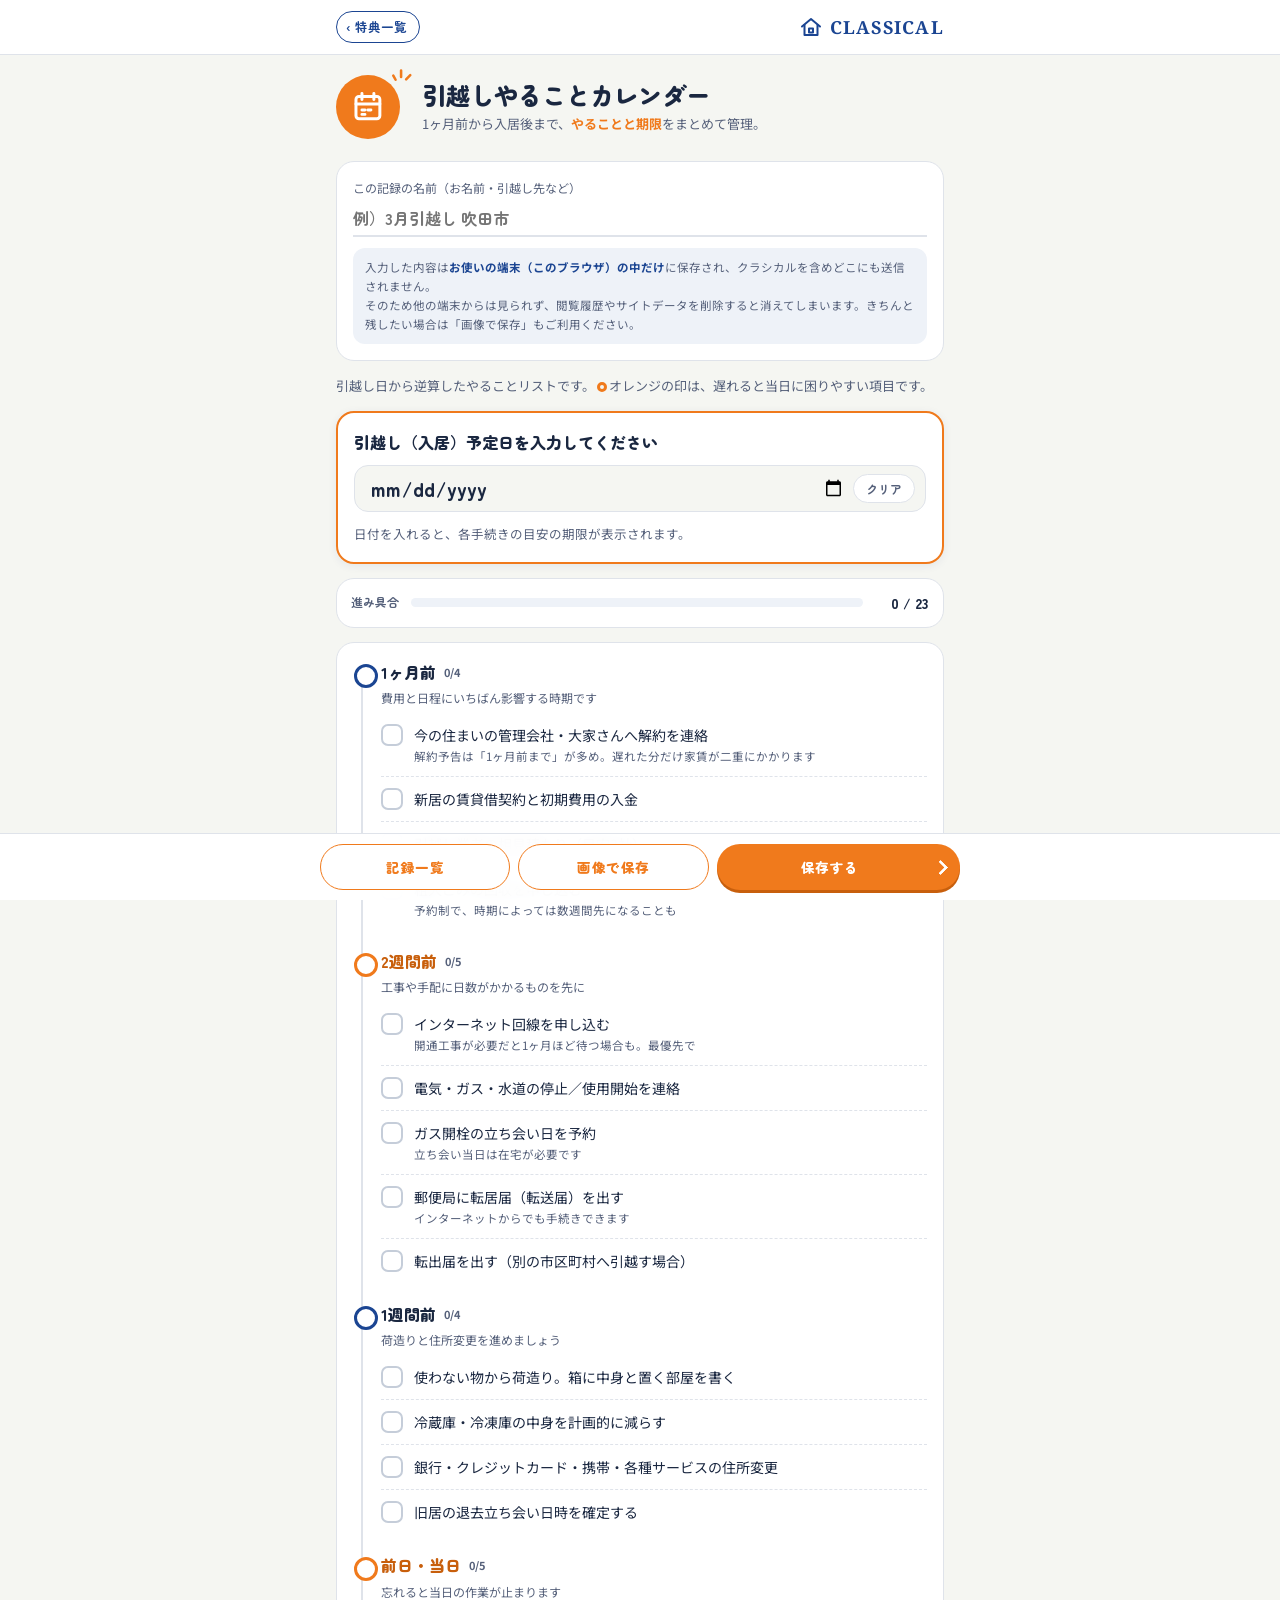
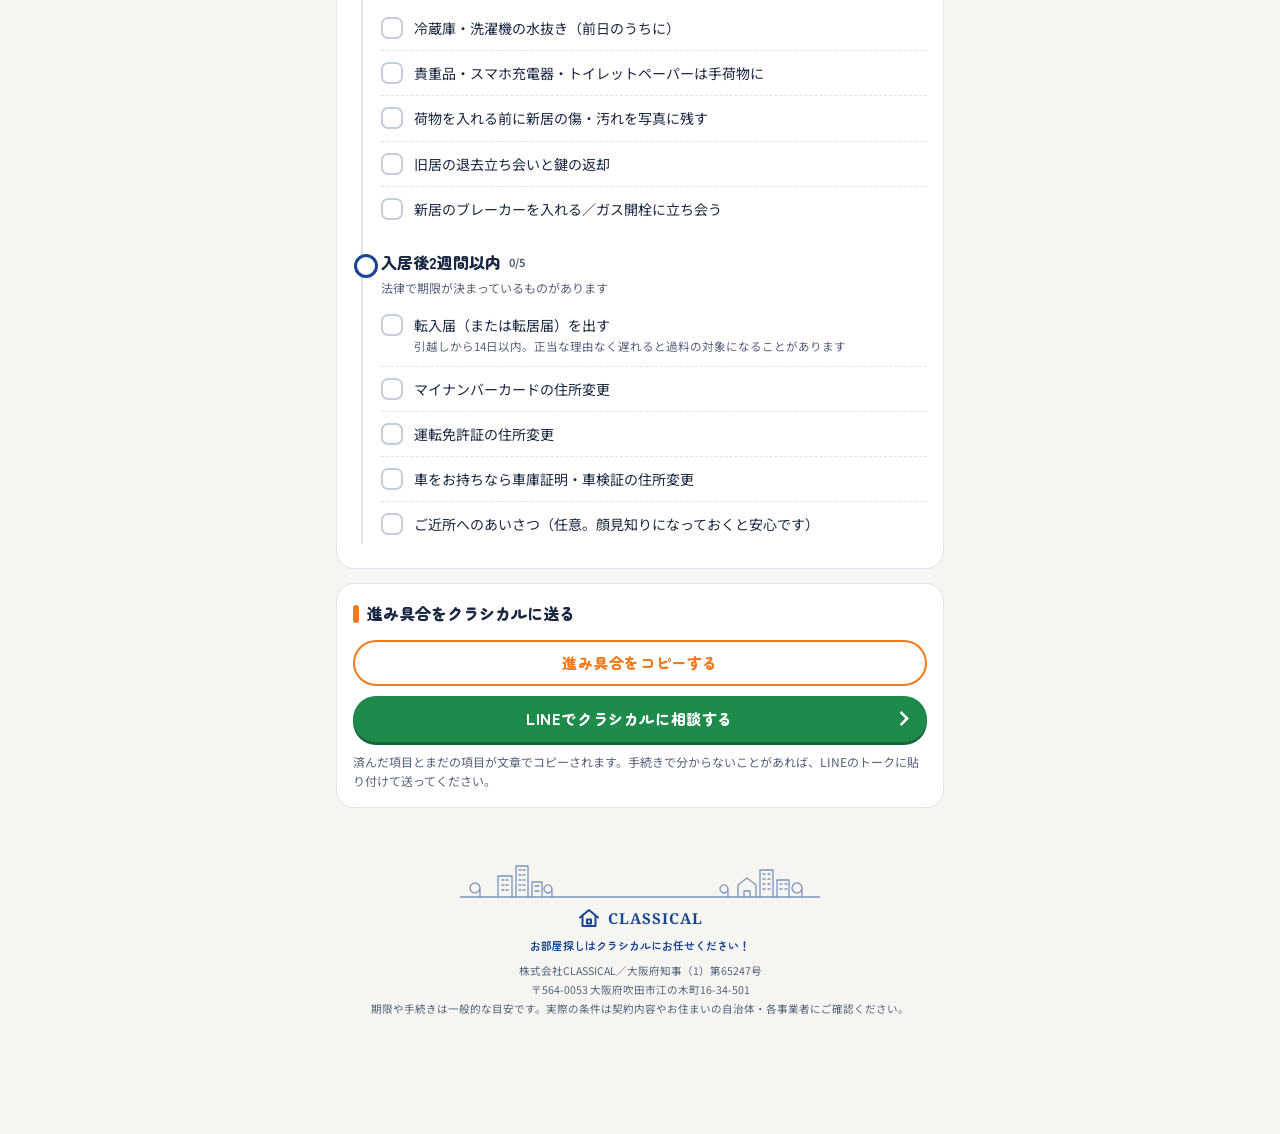
<file: tools/hikkoshi/index.html>
<!DOCTYPE html>
<html lang="ja">
<head>
<meta charset="UTF-8">
<meta name="viewport" content="width=device-width, initial-scale=1, viewport-fit=cover">
<title>引越しやることカレンダー｜クラシカル</title>
<meta name="description" content="引越し日から逆算して、1ヶ月前から入居後までの手続きと期限を一覧にできる無料ツール。進み具合はこの端末に保存できます。">
<link rel="preconnect" href="https://fonts.googleapis.com">
<link rel="preconnect" href="https://fonts.gstatic.com" crossorigin>
<link href="https://fonts.googleapis.com/css2?family=Zen+Maru+Gothic:wght@500;700;900&family=Noto+Sans+JP:wght@400;500;700&family=Noto+Serif:wght@700&display=swap" rel="stylesheet">
<link rel="stylesheet" href="../../assets/classical.css">
<style>
:root{
  --red:#C8423B;--red-bg:#FBE9E8;
  --r:var(--r-card);
}
*{box-sizing:border-box;-webkit-tap-highlight-color:transparent}
html,body{margin:0;padding:0}
body{font-family:var(--font-body);color:var(--ink);background:var(--bg);
  font-size:15px;line-height:1.72;padding-bottom:96px;overflow-x:hidden}
h1,h2,h3{font-family:var(--font-display);margin:0}
button,input,textarea{font-family:inherit}

.main{max-width:640px;margin:0 auto;padding:16px 16px 8px}
.c-panel{padding:16px;margin-bottom:14px}
.intro{font-size:13px;color:var(--ink-60);margin:0 0 14px}
.intro .dot{display:inline-block;width:10px;height:10px;border-radius:50%;border:3px solid var(--orange);vertical-align:-1px;margin:0 2px}

/* record name */
.name-l{display:block;font-size:12px;color:var(--ink-60);margin-bottom:3px}
.name-i{width:100%;border:0;border-bottom:2px solid var(--line);background:none;padding:5px 0;font-size:16px;
  font-family:var(--font-display);font-weight:700;color:var(--ink);outline:none;border-radius:0}
.name-i:focus{border-bottom-color:var(--c)}
.privacy{margin:11px 0 0;padding:10px 12px;background:var(--mist);border-radius:12px;font-size:11.5px;line-height:1.65;color:var(--ink-60)}
.privacy strong{color:var(--navy)}

/* date box（主役カード） */
.datebox{padding:18px 16px;margin-bottom:14px}
.datebox h2{font-size:16px;font-weight:900;color:var(--ink);margin-bottom:10px;line-height:1.45}
.date-wrap{display:flex;align-items:center;gap:8px;background:var(--bg);border:1.5px solid var(--line);border-radius:14px;padding:8px 10px 8px 14px}
.date-wrap:focus-within{border-color:var(--c)}
.date-wrap input{flex:1;min-width:0;width:100%;border:0;background:none;color:var(--ink);outline:none;color-scheme:light;
  font-family:var(--font-display);font-size:19px;font-weight:900}
.date-clear{border:1.5px solid var(--line);background:var(--paper);color:var(--ink-60);font-family:var(--font-display);font-size:12px;font-weight:700;
  border-radius:var(--r-pill);padding:5px 12px;cursor:pointer;white-space:nowrap}
.count{margin-top:12px;font-size:12.5px;line-height:1.6;color:var(--ink-60)}
.count .big{display:block;font-family:var(--font-display);font-size:25px;font-weight:900;line-height:1.35;color:var(--ink)}
.count .big em{font-style:normal;color:var(--c)}
.count .sub{color:var(--ink-60)}

/* progress */
.prog{display:flex;align-items:center;gap:12px;padding:12px 14px;margin-bottom:14px}
.prog-l{font-size:12px;font-weight:700;color:var(--ink-60);white-space:nowrap;font-family:var(--font-display)}
.track{flex:1;height:9px;background:var(--mist);border-radius:6px;overflow:hidden}
.track i{display:block;height:100%;width:0;background:var(--green);border-radius:6px;transition:width .3s}
.prog-n{font-family:var(--font-display);font-weight:900;font-size:14px;color:var(--ink);min-width:54px;text-align:right}
.prog-n.all{color:var(--green)}

/* timeline */
.phases{position:relative;padding-left:28px}
.phases::before{content:"";position:absolute;left:8px;top:8px;bottom:8px;width:2px;background:var(--line)}
.phase{position:relative;padding-bottom:6px;margin-bottom:12px}
.phase:last-child{margin-bottom:0}
.phase::before{content:"";position:absolute;left:-27px;top:5px;width:18px;height:18px;border-radius:50%;background:#fff;border:3px solid var(--navy)}
.phase.key::before{border-color:var(--orange)}
.phase.done::before{background:var(--green);border-color:var(--green)}
.ph-head{display:flex;flex-wrap:wrap;align-items:center;gap:4px 8px}
.ph-t{font-family:var(--font-display);font-weight:900;font-size:16px;color:var(--ink)}
.phase.key .ph-t{color:var(--orange-deep)}
.ph-c{font-size:11px;color:var(--ink-60);font-weight:700}
/* 期限バッジ：通常＝淡色。期限間近／期限切れは「塗り＋！マーク」で担当色オレンジと区別 */
.due{display:inline-flex;align-items:center;gap:5px;font-family:var(--font-display);font-size:11.5px;font-weight:700;border-radius:var(--r-pill);
  padding:1px 10px;background:var(--mist);color:var(--navy);line-height:1.6}
.due:empty{display:none}
.due.near,.due.late{color:#fff;padding-left:4px}
.due.near{background:var(--orange-deep)}
.due.late{background:var(--red)}
.due.near::before,.due.late::before{content:"!";display:inline-flex;align-items:center;justify-content:center;width:15px;height:15px;border-radius:50%;
  background:#fff;font-size:11px;font-weight:900;line-height:1;flex:none}
.due.near::before{color:var(--orange-deep)}
.due.late::before{color:var(--red)}
.due.ok{background:#E5F3EA;color:var(--green)}
.ph-why{font-size:12px;color:var(--ink-60);margin:2px 0 4px}

.task{display:flex;align-items:flex-start;gap:11px;padding:10px 0;border-bottom:1px dashed var(--line);cursor:pointer;font-size:14px}
.task:last-child{border-bottom:0}
.task input{appearance:none;-webkit-appearance:none;flex:0 0 auto;width:22px;height:22px;margin:1px 0 0;border:2px solid #C5CDD9;
  border-radius:7px;background:#fff;position:relative;cursor:pointer;transition:background .15s,border-color .15s}
.task input:checked{background:var(--green);border-color:var(--green)}
.task input:checked::after{content:"";position:absolute;left:6px;top:2px;width:6px;height:11px;border:solid #fff;border-width:0 2.5px 2.5px 0;transform:rotate(45deg)}
.task .tx{flex:1;min-width:0}
.task input:checked + .tx .tt{color:var(--ink-60);text-decoration:line-through;text-decoration-color:#AFB7C4}
.task .tn{display:block;font-size:11.5px;color:var(--ink-60);line-height:1.55;margin-top:1px}

/* send */
.send-t{font-size:16px;font-weight:900;color:var(--ink);display:flex;align-items:center;gap:8px;margin-bottom:12px}
.send-t::before{content:"";width:6px;height:18px;border-radius:3px;background:var(--c)}
.send p{font-size:12px;color:var(--ink-60);margin:10px 0 0;line-height:1.65}
.c-btn + .c-btn{margin-top:10px}
.c-btn.ghost:active{transform:translateY(1px)}

/* bottom bar */
.dock{position:fixed;left:0;right:0;bottom:0;z-index:30;background:rgba(255,255,255,.96);backdrop-filter:blur(10px);-webkit-backdrop-filter:blur(10px);
  border-top:1px solid var(--line);padding:10px 16px calc(10px + env(safe-area-inset-bottom))}
.dock-in{max-width:640px;margin:0 auto;display:flex;gap:8px}
.dock .c-btn{flex:1;min-width:0;width:auto;margin:0;padding:10px 8px;font-size:13.5px;gap:6px;white-space:nowrap}
.dock .c-btn.ghost{border-width:1.5px}
.dock #saveBtn{flex:1.25;padding:10px 14px}

/* sheet */
.overlay{position:fixed;inset:0;z-index:50;background:rgba(26,39,64,.42);display:none;align-items:flex-end;justify-content:center}
.overlay.open{display:flex}
.sheet{background:var(--paper);width:100%;max-width:640px;border-radius:22px 22px 0 0;padding:18px 16px calc(18px + env(safe-area-inset-bottom));max-height:86vh;overflow-y:auto}
.sheet h3{font-size:17px;font-weight:900;color:var(--ink);margin-bottom:10px}
.sheet .c-btn{margin-top:10px}
.rec{display:flex;align-items:center;gap:8px;padding:11px 0;border-bottom:1px dashed var(--line)}
.rec.cur{background:#FEF1E6;border-radius:12px;padding-left:10px;padding-right:6px}
.rec-i{flex:1;min-width:0}
.rec-n{font-family:var(--font-display);font-weight:700;font-size:14px;overflow:hidden;text-overflow:ellipsis;white-space:nowrap}
.rec-m{font-size:11px;color:var(--ink-60)}
.rec button{border:0;cursor:pointer;font-family:var(--font-display);font-weight:700;font-size:12px;padding:6px 12px;border-radius:var(--r-pill)}
.rec .r-open{background:var(--paper);color:var(--c-deep);border:1.5px solid var(--c)}
.rec .r-del{background:none;color:var(--red)}
.none{text-align:center;color:var(--ink-60);font-size:13px;padding:22px 0}
.preview{display:block;width:100%;border:1px solid var(--line);border-radius:12px}

.toast{position:fixed;left:50%;bottom:104px;z-index:60;transform:translate(-50%,10px);opacity:0;pointer-events:none;transition:.25s;
  background:var(--ink);color:#fff;font-family:var(--font-display);font-weight:700;font-size:13px;padding:10px 18px;border-radius:var(--r-pill);
  max-width:calc(100% - 32px);text-align:center}
.toast.show{opacity:1;transform:translate(-50%,0)}
@media (prefers-reduced-motion:reduce){*{transition:none!important;animation:none!important}}
</style>
</head>
<body class="is-orange">
<header class="c-top">
  <div class="c-top-in">
    <a class="c-back" href="../../index.html">‹ 特典一覧</a>
    <a class="c-logo" href="../../index.html" aria-label="CLASSICAL トップ">
      <svg viewBox="0 0 24 24" fill="none" stroke="currentColor" stroke-width="2" stroke-linecap="round" stroke-linejoin="round" aria-hidden="true"><path d="M3 11.5 12 4l9 7.5"/><path d="M5.5 10v10h13V10"/><path d="M10 13.5h4v4h-4z"/></svg>
      <b>CLASSICAL</b>
    </a>
  </div>
</header>
<section class="c-hero">
  <span class="c-icon"><svg viewBox="0 0 24 24" aria-hidden="true"><rect x="4" y="5" width="16" height="15" rx="2"/><path d="M4 10h16M8 3v4M16 3v4"/><path d="M8 14h2M12 14h2M8 17h2"/></svg></span>
  <div>
    <h1>引越しやること<wbr>カレンダー</h1>
    <p>1ヶ月前から入居後まで、<em>やることと期限</em>をまとめて管理。</p>
  </div>
</section>

<main class="main">
  <section class="c-panel">
    <label class="name-l" for="recName">この記録の名前（お名前・引越し先など）</label>
    <input class="name-i" id="recName" type="text" maxlength="40" placeholder="例）3月引越し 吹田市">
    <p class="privacy">入力した内容は<strong>お使いの端末（このブラウザ）の中だけ</strong>に保存され、クラシカルを含めどこにも送信されません。<br>
    そのため他の端末からは見られず、閲覧履歴やサイトデータを削除すると消えてしまいます。きちんと残したい場合は「画像で保存」もご利用ください。</p>
  </section>

  <p class="intro">引越し日から逆算したやることリストです。<span class="dot"></span>オレンジの印は、遅れると当日に困りやすい項目です。</p>

  <section class="datebox c-card">
    <h2>引越し（入居）予定日を入力してください</h2>
    <div class="date-wrap">
      <input type="date" id="moveDate" aria-label="引越し予定日">
      <button type="button" class="date-clear" id="dateClear">クリア</button>
    </div>
    <div class="count" id="count">日付を入れると、各手続きの目安の期限が表示されます。</div>
  </section>

  <div class="prog c-panel" aria-live="polite">
    <span class="prog-l">進み具合</span>
    <div class="track"><i id="bar"></i></div>
    <span class="prog-n" id="progN">0 / 0</span>
  </div>

  <section class="c-panel"><div class="phases" id="phases"></div></section>

  <section class="c-panel send">
    <h2 class="send-t">進み具合をクラシカルに送る</h2>
    <button type="button" class="c-btn ghost no-arrow" data-act="copy">進み具合をコピーする</button>
    <a class="c-btn is-green" id="lineBtn" href="#" target="_blank" rel="noopener"><span>LINEでクラシカルに相談する</span></a>
    <p>済んだ項目とまだの項目が文章でコピーされます。手続きで分からないことがあれば、LINEのトークに貼り付けて送ってください。</p>
  </section>
</main>

<footer class="c-foot">
  <div class="c-sky" aria-hidden="true"></div>
  <a class="c-logo" href="../../index.html"><svg viewBox="0 0 24 24" fill="none" stroke="currentColor" stroke-width="2" stroke-linecap="round" stroke-linejoin="round" aria-hidden="true"><path d="M3 11.5 12 4l9 7.5"/><path d="M5.5 10v10h13V10"/><path d="M10 13.5h4v4h-4z"/></svg><b>CLASSICAL</b></a>
  <span class="c-tagline">お部屋探しはクラシカルにお任せください！</span>
  株式会社CLASSICAL／大阪府知事（1）第65247号<br>
  〒564-0053 大阪府吹田市江の木町16-34-501<br>
  期限や手続きは一般的な目安です。実際の条件は契約内容やお住まいの自治体・各事業者にご確認ください。
</footer>

<nav class="dock"><div class="dock-in">
  <button type="button" class="c-btn ghost no-arrow" id="openList">記録一覧</button>
  <button type="button" class="c-btn ghost no-arrow" id="openImg">画像で保存</button>
  <button type="button" class="c-btn" id="saveBtn"><span>保存する</span></button>
</div></nav>

<div class="overlay" id="listSheet" role="dialog" aria-modal="true" aria-labelledby="listTitle"><div class="sheet">
  <h3 id="listTitle">保存した記録</h3>
  <p class="privacy" style="margin:0 0 8px">この一覧はこの端末の中だけにあります。機種変更や履歴の削除では引き継がれません。</p>
  <div id="recList"></div>
  <button type="button" class="c-btn ghost no-arrow" id="newRec" style="margin-top:14px">＋ 新しい記録をはじめる</button>
  <button type="button" class="c-btn ghost no-arrow" data-act="close">閉じる</button>
</div></div>

<div class="overlay" id="imgSheet" role="dialog" aria-modal="true" aria-labelledby="imgTitle"><div class="sheet">
  <h3 id="imgTitle">画像を長押しすると保存できます</h3>
  <img class="preview" id="preview" alt="チェックリストの画像">
  <a class="c-btn" id="dlLink" download style="margin-top:12px"><span>画像をダウンロード</span></a>
  <button type="button" class="c-btn ghost no-arrow" data-act="copy">文章でコピーする</button>
  <button type="button" class="c-btn ghost no-arrow" data-act="close">閉じる</button>
</div></div>

<div class="toast" id="toast" role="status"></div>

<script>
const LINE_ID = "@770zgakn";  // 公式LINEのベーシックID
const LINE_TEXT = "引越しやることカレンダーを使って相談したいです";  // トークの入力欄にあらかじめ入る文章（空 "" にすると入力欄は空で開きます）
const LINE_URL = "https://line.me/R/oaMessage/" + encodeURIComponent(LINE_ID) + "/" + (LINE_TEXT ? "?" + encodeURIComponent(LINE_TEXT) : "");

(function(){
"use strict";
var STORE_KEY = "classical-hikkoshi-records";
var LAST_KEY = "classical-hikkoshi-last";
var TOOL_NAME = "引越しやることカレンダー";

/* ===== やること（offset = 引越し日からの日数） ===== */
var PHASES = [
  {id:"m30", label:"1ヶ月前", offset:-30, kind:"by", why:"費用と日程にいちばん影響する時期です", items:[
    {id:"kaiyaku", t:"今の住まいの管理会社・大家さんへ解約を連絡", n:"解約予告は「1ヶ月前まで」が多め。遅れた分だけ家賃が二重にかかります"},
    {id:"keiyaku", t:"新居の賃貸借契約と初期費用の入金"},
    {id:"gyosha", t:"引越し業者の相見積もり（目安3社）"},
    {id:"sodai", t:"粗大ごみの回収を申し込む", n:"予約制で、時期によっては数週間先になることも"}
  ]},
  {id:"m14", label:"2週間前", offset:-14, kind:"by", key:true, why:"工事や手配に日数がかかるものを先に", items:[
    {id:"net", t:"インターネット回線を申し込む", n:"開通工事が必要だと1ヶ月ほど待つ場合も。最優先で"},
    {id:"life", t:"電気・ガス・水道の停止／使用開始を連絡"},
    {id:"gas", t:"ガス開栓の立ち会い日を予約", n:"立ち会い当日は在宅が必要です"},
    {id:"post", t:"郵便局に転居届（転送届）を出す", n:"インターネットからでも手続きできます"},
    {id:"tenshutsu", t:"転出届を出す（別の市区町村へ引越す場合）"}
  ]},
  {id:"m7", label:"1週間前", offset:-7, kind:"by", why:"荷造りと住所変更を進めましょう", items:[
    {id:"nidukuri", t:"使わない物から荷造り。箱に中身と置く部屋を書く"},
    {id:"reizo", t:"冷蔵庫・冷凍庫の中身を計画的に減らす"},
    {id:"jusho", t:"銀行・クレジットカード・携帯・各種サービスの住所変更"},
    {id:"tachiai", t:"旧居の退去立ち会い日時を確定する"}
  ]},
  {id:"d0", label:"前日・当日", offset:0, kind:"day", key:true, why:"忘れると当日の作業が止まります", items:[
    {id:"mizunuki", t:"冷蔵庫・洗濯機の水抜き（前日のうちに）"},
    {id:"temochi", t:"貴重品・スマホ充電器・トイレットペーパーは手荷物に"},
    {id:"kizu", t:"荷物を入れる前に新居の傷・汚れを写真に残す"},
    {id:"kagi", t:"旧居の退去立ち会いと鍵の返却"},
    {id:"breaker", t:"新居のブレーカーを入れる／ガス開栓に立ち会う"}
  ]},
  {id:"p14", label:"入居後2週間以内", offset:14, kind:"until", why:"法律で期限が決まっているものがあります", items:[
    {id:"tennyu", t:"転入届（または転居届）を出す", n:"引越しから14日以内。正当な理由なく遅れると過料の対象になることがあります"},
    {id:"mynumber", t:"マイナンバーカードの住所変更"},
    {id:"menkyo", t:"運転免許証の住所変更"},
    {id:"car", t:"車をお持ちなら車庫証明・車検証の住所変更"},
    {id:"aisatsu", t:"ご近所へのあいさつ（任意。顔見知りになっておくと安心です）"}
  ]}
];

/* ===== 保存（localStorage は try/catch。使えない環境はメモリで代用） ===== */
var memStore = null;
function loadAll(){
  try{ var s = localStorage.getItem(STORE_KEY); var v = s ? JSON.parse(s) : []; return Array.isArray(v) ? v : []; }
  catch(e){ return memStore || []; }
}
function setLast(id){ try{ if(id) localStorage.setItem(LAST_KEY, id); else localStorage.removeItem(LAST_KEY); }catch(e){} }
function getLast(){ try{ return localStorage.getItem(LAST_KEY); }catch(e){ return null; } }
function saveAll(list){
  try{ localStorage.setItem(STORE_KEY, JSON.stringify(list)); }
  catch(e){ memStore = list; }
}

/* ===== 日付（タイムゾーンの影響を受けないよう「日数」で扱う） ===== */
var WEEK = "日月火水木金土";
function ymdToDays(str){
  var m = /^(\d{4})-(\d{2})-(\d{2})$/.exec(str || "");
  if(!m) return null;
  return Math.floor(Date.UTC(+m[1], +m[2]-1, +m[3]) / 86400000);
}
function todayDays(){
  var d = new Date();
  return Math.floor(Date.UTC(d.getFullYear(), d.getMonth(), d.getDate()) / 86400000);
}
function daysToDate(n){ return new Date(n * 86400000); } // UTC として扱う
function fmt(n){ var d = daysToDate(n); return (d.getUTCMonth()+1) + "/" + d.getUTCDate() + "（" + WEEK[d.getUTCDay()] + "）"; }
function fmtFull(n){ var d = daysToDate(n); return d.getUTCFullYear() + "年" + (d.getUTCMonth()+1) + "月" + d.getUTCDate() + "日（" + WEEK[d.getUTCDay()] + "）"; }

/* ===== 描画 ===== */
var $ = function(id){ return document.getElementById(id); };
function esc(s){ return String(s).replace(/[&<>"']/g, function(c){ return {"&":"&amp;","<":"&lt;",">":"&gt;",'"':"&quot;","'":"&#39;"}[c]; }); }

var phasesEl = $("phases");
phasesEl.innerHTML = PHASES.map(function(p){
  return '<div class="phase' + (p.key ? ' key' : '') + '" data-ph="' + p.id + '">' +
    '<div class="ph-head"><h3 class="ph-t">' + p.label + '</h3><span class="due" data-due></span><span class="ph-c" data-cnt></span></div>' +
    '<p class="ph-why">' + p.why + '</p>' +
    p.items.map(function(it){
      return '<label class="task"><input type="checkbox" data-id="' + p.id + '.' + it.id + '">' +
        '<span class="tx"><span class="tt">' + it.t + '</span>' + (it.n ? '<span class="tn">' + it.n + '</span>' : '') + '</span></label>';
    }).join("") + '</div>';
}).join("");

var boxes = Array.prototype.slice.call(phasesEl.querySelectorAll("input[type=checkbox]"));
var currentId = null;

function updateProgress(){
  var done = 0;
  boxes.forEach(function(b){ if(b.checked) done++; });
  $("bar").style.width = (boxes.length ? done / boxes.length * 100 : 0) + "%";
  var pn = $("progN"); pn.textContent = done + " / " + boxes.length;
  pn.classList.toggle("all", done === boxes.length && done > 0);
  PHASES.forEach(function(p){
    var el = phasesEl.querySelector('[data-ph="' + p.id + '"]');
    var bs = el.querySelectorAll("input"), d = 0;
    Array.prototype.forEach.call(bs, function(b){ if(b.checked) d++; });
    el.querySelector("[data-cnt]").textContent = d + "/" + bs.length;
    el.classList.toggle("done", d === bs.length);
  });
  updateDates();
}

function updateDates(){
  var base = ymdToDays($("moveDate").value), out = $("count");
  PHASES.forEach(function(p){
    var el = phasesEl.querySelector('[data-ph="' + p.id + '"]'), due = el.querySelector("[data-due]");
    if(base === null){ due.textContent = ""; due.className = "due"; return; }
    var target = base + p.offset, diff = target - todayDays();
    var allDone = el.classList.contains("done"), txt, cls = "due";
    if(p.kind === "day"){
      txt = fmt(target) + " が当日";
      if(diff === 0) txt += "（今日）";
    }else{
      txt = fmt(target) + (p.kind === "until" ? "まで" : "ごろまで");
      txt += diff >= 0 ? "（あと" + diff + "日）" : "（" + (-diff) + "日すぎています）";
    }
    if(allDone){ cls += " ok"; txt += " ✓完了"; }
    else if(diff < 0 && p.kind !== "day") cls += " late";
    else if(diff <= 3) cls += " near";
    due.textContent = txt; due.className = cls;
  });
  if(base === null){ out.innerHTML = "日付を入れると、各手続きの目安の期限が表示されます。"; return; }
  var left = base - todayDays();
  if(left > 0) out.innerHTML = '<span class="big">引越しまで <em>あと ' + left + ' 日</em></span><span class="sub">' + fmtFull(base) + ' が入居予定日です</span>';
  else if(left === 0) out.innerHTML = '<span class="big"><em>今日が引越し当日です</em></span><span class="sub">忘れ物がないか、前日・当日の項目を確認しましょう</span>';
  else out.innerHTML = '<span class="big">' + fmtFull(base) + ' に引越し済み</span><span class="sub">入居から ' + (-left) + ' 日。転入届などの期限に注意しましょう</span>';
}

/* ===== 記録 ===== */
function nowLabel(){ var d = new Date(); return d.getFullYear() + "/" + (d.getMonth()+1) + "/" + d.getDate(); }
function snapshot(){
  var checks = {};
  boxes.forEach(function(b){ if(b.checked) checks[b.dataset.id] = 1; });
  return { id: currentId || ("r" + Date.now()), name: $("recName").value.trim() || "名前なしの記録",
    saved: nowLabel(), moveDate: $("moveDate").value || "", checks: checks };
}
function applyRecord(r){
  currentId = r ? r.id : null; setLast(currentId);
  $("recName").value = r ? (r.name === "名前なしの記録" ? "" : r.name) : "";
  $("moveDate").value = r && r.moveDate ? r.moveDate : "";
  boxes.forEach(function(b){ b.checked = !!(r && r.checks && r.checks[b.dataset.id]); });
  updateProgress();
}
function countChecks(r){ return r.checks ? Object.keys(r.checks).filter(function(k){ return boxes.some(function(b){ return b.dataset.id === k; }); }).length : 0; }
function saveRecord(){
  var r = snapshot(), list = loadAll(), i;
  for(i = 0; i < list.length; i++){ if(list[i].id === r.id) break; }
  if(i < list.length) list[i] = r; else list.push(r);
  saveAll(list); currentId = r.id; setLast(currentId);
  toast("「" + r.name + "」を保存しました");
}
function renderList(){
  var list = loadAll(), h = "";
  if(!list.length) h = '<p class="none">まだ保存した記録はありません</p>';
  list.slice().reverse().forEach(function(r){
    var md = ymdToDays(r.moveDate);
    h += '<div class="rec' + (r.id === currentId ? ' cur' : '') + '"><div class="rec-i"><div class="rec-n">' + esc(r.name) + '</div>' +
      '<div class="rec-m">保存 ' + esc(r.saved || "") + (md !== null ? '　引越し ' + fmt(md) : '') + '　' + countChecks(r) + ' / ' + boxes.length + '</div></div>' +
      '<button type="button" class="r-open" data-id="' + esc(r.id) + '">開く</button>' +
      '<button type="button" class="r-del" data-id="' + esc(r.id) + '">削除</button></div>';
  });
  $("recList").innerHTML = h;
}
$("recList").addEventListener("click", function(e){
  var b = e.target.closest("button"); if(!b) return;
  var id = b.dataset.id, list = loadAll();
  if(b.classList.contains("r-open")){
    var r = list.filter(function(x){ return x.id === id; })[0];
    if(r){ applyRecord(r); closeAll(); toast("「" + r.name + "」を読み込みました"); }
  }else{
    var t = list.filter(function(x){ return x.id === id; })[0];
    if(t && !confirm("「" + t.name + "」を削除しますか？")) return;
    saveAll(list.filter(function(x){ return x.id !== id; }));
    if(id === currentId){ currentId = null; setLast(null); }
    renderList(); toast("削除しました");
  }
});
$("newRec").addEventListener("click", function(){ applyRecord(null); closeAll(); toast("新しい記録をはじめます"); window.scrollTo(0,0); });

/* ===== テキスト化・コピー ===== */
function sections(){
  return PHASES.map(function(p){
    return { label: p.label, items: p.items.map(function(it){
      var b = boxes.filter(function(x){ return x.dataset.id === p.id + "." + it.id; })[0];
      return { t: it.t, c: !!(b && b.checked) };
    })};
  });
}
function buildText(){
  var name = $("recName").value.trim() || "名前なしの記録", base = ymdToDays($("moveDate").value);
  var done = boxes.filter(function(b){ return b.checked; }).length;
  var t = "【" + TOOL_NAME + "】" + name + "\n";
  if(base !== null) t += "引越し予定日 " + fmtFull(base) + "\n";
  t += "進み具合 " + done + " / " + boxes.length + "\n";
  var rest = [];
  sections().forEach(function(s){
    var on = s.items.filter(function(i){ return i.c; });
    s.items.forEach(function(i){ if(!i.c) rest.push(s.label + "：" + i.t); });
    if(on.length){ t += "\n■ 済み（" + s.label + "）\n"; on.forEach(function(i){ t += "・" + i.t + "\n"; }); }
  });
  if(rest.length){ t += "\n■ まだのもの\n"; rest.forEach(function(x){ t += "・" + x + "\n"; }); }
  return t;
}
function copyText(){
  var text = buildText();
  function ok(){ toast("コピーしました。LINEのトークに貼り付けてください"); closeAll(); }
  function legacy(){
    var ta = document.createElement("textarea"); ta.value = text; ta.setAttribute("readonly", "");
    ta.style.cssText = "position:fixed;top:0;left:0;opacity:0"; document.body.appendChild(ta); ta.select();
    var success = false; try{ success = document.execCommand("copy"); }catch(e){}
    document.body.removeChild(ta);
    if(success) ok(); else toast("コピーできませんでした");
  }
  if(navigator.clipboard && navigator.clipboard.writeText) navigator.clipboard.writeText(text).then(ok, legacy);
  else legacy();
}

/* ===== 画像で保存 ===== */
function wrapText(ctx, text, max){
  var lines = [], line = "";
  for(var i = 0; i < text.length; i++){
    var test = line + text[i];
    if(ctx.measureText(test).width > max && line){ lines.push(line); line = text[i]; } else line = test;
  }
  if(line) lines.push(line);
  return lines;
}
function makeImage(){
  var W = 880, P = 44, LH = 36, cv = document.createElement("canvas"), ctx = cv.getContext("2d");
  var name = $("recName").value.trim() || "名前なしの記録", base = ymdToDays($("moveDate").value);
  var FONT = '"Noto Sans JP",sans-serif', rows = [], done = 0, total = 0;
  ctx.font = "400 22px " + FONT;
  sections().forEach(function(s, si){
    var p = PHASES[si], label = s.label;
    if(base !== null) label += "　" + (p.kind === "day" ? fmt(base + p.offset) : fmt(base + p.offset) + "まで");
    rows.push({ k: "h", t: label, key: p.key });
    s.items.forEach(function(it){
      total++; if(it.c) done++;
      wrapText(ctx, it.t, W - P*2 - 40).forEach(function(l, i){ rows.push({ k: "i", t: l, c: it.c, first: i === 0 }); });
    });
    rows.push({ k: "gap" });
  });
  var HEAD = 200, H = HEAD + 30 + rows.reduce(function(a, r){ return a + (r.k === "gap" ? 12 : LH); }, 0) + 80;
  cv.width = W; cv.height = H;
  ctx.fillStyle = "#F5F6F2"; ctx.fillRect(0, 0, W, H);
  ctx.fillStyle = "#FFFFFF"; ctx.fillRect(0, 0, W, HEAD);
  ctx.fillStyle = "#F07A1C"; ctx.fillRect(0, HEAD - 5, W, 5);
  ctx.fillStyle = "#1B4592"; ctx.font = '700 20px "Noto Serif",serif'; ctx.fillText("CLASSICAL", P, 50);
  ctx.fillStyle = "#55607A"; ctx.font = "500 18px " + FONT; ctx.fillText("｜" + TOOL_NAME, P + 132, 50);
  ctx.fillStyle = "#1A2740"; ctx.font = "700 38px " + FONT; wrapText(ctx, name, W - P*2).slice(0,1).forEach(function(l){ ctx.fillText(l, P, 108); });
  ctx.font = "400 20px " + FONT;
  ctx.fillText((base !== null ? "引越し予定日 " + fmtFull(base) + "　" : "") + "完了 " + done + " / " + total, P, 150);
  ctx.fillStyle = "#55607A"; ctx.font = "400 16px " + FONT; ctx.fillText("作成 " + nowLabel(), P, 180);
  var y = HEAD + 46;
  rows.forEach(function(r){
    if(r.k === "gap"){ y += 12; return; }
    if(r.k === "h"){
      ctx.fillStyle = r.key ? "#F07A1C" : "#1B4592"; ctx.fillRect(P, y - 21, 6, 24);
      ctx.fillStyle = r.key ? "#C85F0C" : "#1A2740"; ctx.font = "700 23px " + FONT; ctx.fillText(r.t, P + 16, y);
    }else{
      if(r.first){
        ctx.lineWidth = 2.5;
        if(r.c){ ctx.fillStyle = "#1E8A4C"; ctx.fillRect(P + 2, y - 19, 22, 22);
          ctx.strokeStyle = "#fff"; ctx.beginPath(); ctx.moveTo(P + 7, y - 8); ctx.lineTo(P + 12, y - 3); ctx.lineTo(P + 20, y - 14); ctx.stroke(); }
        else{ ctx.strokeStyle = "#AFB7C4"; ctx.strokeRect(P + 3, y - 18, 20, 20); }
      }
      ctx.font = "400 22px " + FONT; ctx.fillStyle = r.c ? "#8A93A3" : "#1A2740"; ctx.fillText(r.t, P + 38, y);
    }
    y += LH;
  });
  ctx.fillStyle = "#55607A"; ctx.font = "400 17px " + FONT;
  ctx.fillText("株式会社CLASSICAL　大阪府知事（1）第65247号", P, H - 32);
  var url = cv.toDataURL("image/png");
  $("preview").src = url;
  var a = $("dlLink"); a.href = url; a.download = (name.replace(/[\\/:*?"<>|]/g, "_") || "hikkoshi") + ".png";
  openSheet("imgSheet");
}

/* ===== UI ===== */
var toastTimer;
function toast(msg){ var el = $("toast"); el.textContent = msg; el.classList.add("show"); clearTimeout(toastTimer); toastTimer = setTimeout(function(){ el.classList.remove("show"); }, 2000); }
function openSheet(id){ $(id).classList.add("open"); }
function closeAll(){ Array.prototype.forEach.call(document.querySelectorAll(".overlay"), function(o){ o.classList.remove("open"); }); }

boxes.forEach(function(b){ b.addEventListener("change", updateProgress); });
$("moveDate").addEventListener("change", updateDates);
$("moveDate").addEventListener("input", updateDates);
$("dateClear").addEventListener("click", function(){ $("moveDate").value = ""; updateDates(); });
$("saveBtn").addEventListener("click", saveRecord);
$("openList").addEventListener("click", function(){ renderList(); openSheet("listSheet"); });
$("openImg").addEventListener("click", function(){
  if(document.fonts && document.fonts.ready) document.fonts.ready.then(makeImage, makeImage); else makeImage();
});
Array.prototype.forEach.call(document.querySelectorAll('[data-act="copy"]'), function(b){ b.addEventListener("click", copyText); });
Array.prototype.forEach.call(document.querySelectorAll('[data-act="close"]'), function(b){ b.addEventListener("click", closeAll); });
Array.prototype.forEach.call(document.querySelectorAll(".overlay"), function(o){ o.addEventListener("click", function(e){ if(e.target === o) closeAll(); }); });
document.addEventListener("keydown", function(e){ if(e.key === "Escape") closeAll(); });

var lb = $("lineBtn"); lb.href = LINE_URL;
if(LINE_URL === "#"){ lb.removeAttribute("target"); lb.addEventListener("click", function(e){ e.preventDefault(); toast("LINEのURLは準備中です"); }); }

(function restore(){
  var last = getLast(), r = last && loadAll().filter(function(x){ return x.id === last; })[0];
  if(r) applyRecord(r); else updateProgress();
})();
})();
</script>
</body>
</html>
</file>
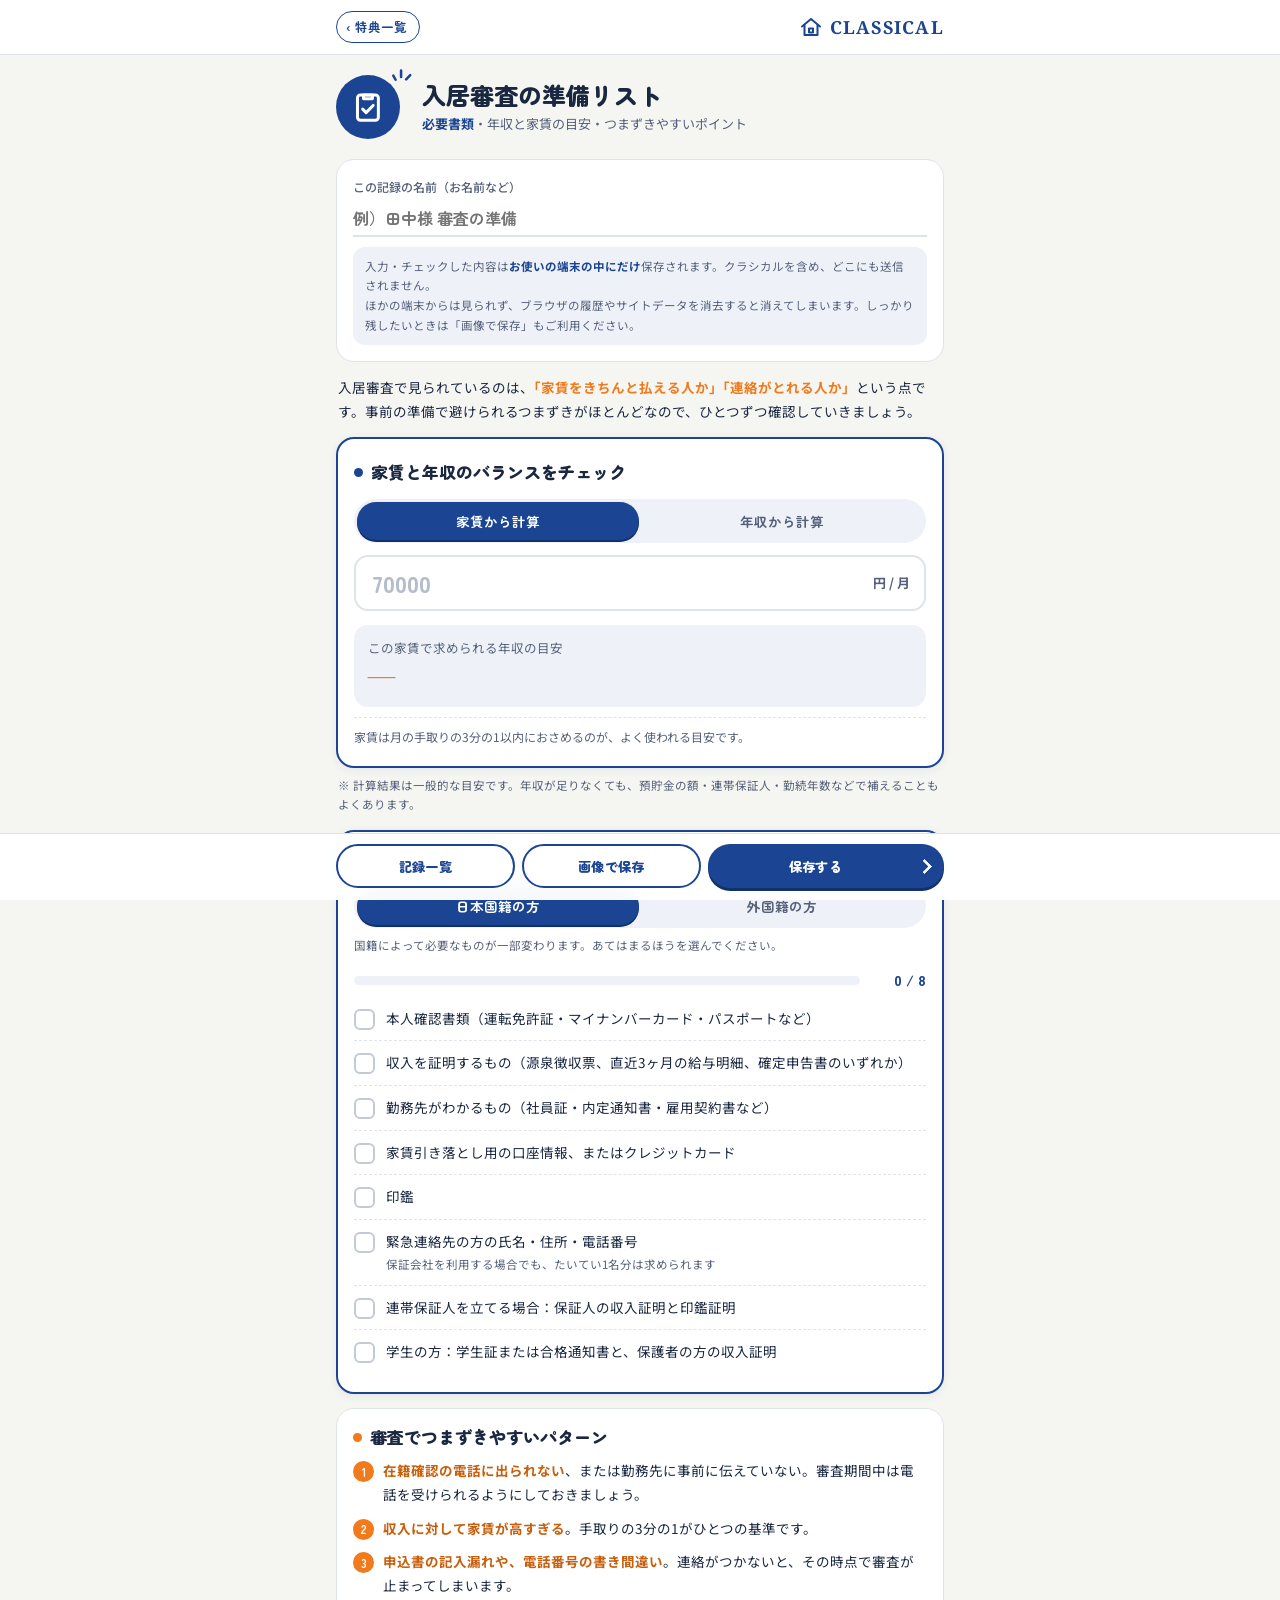
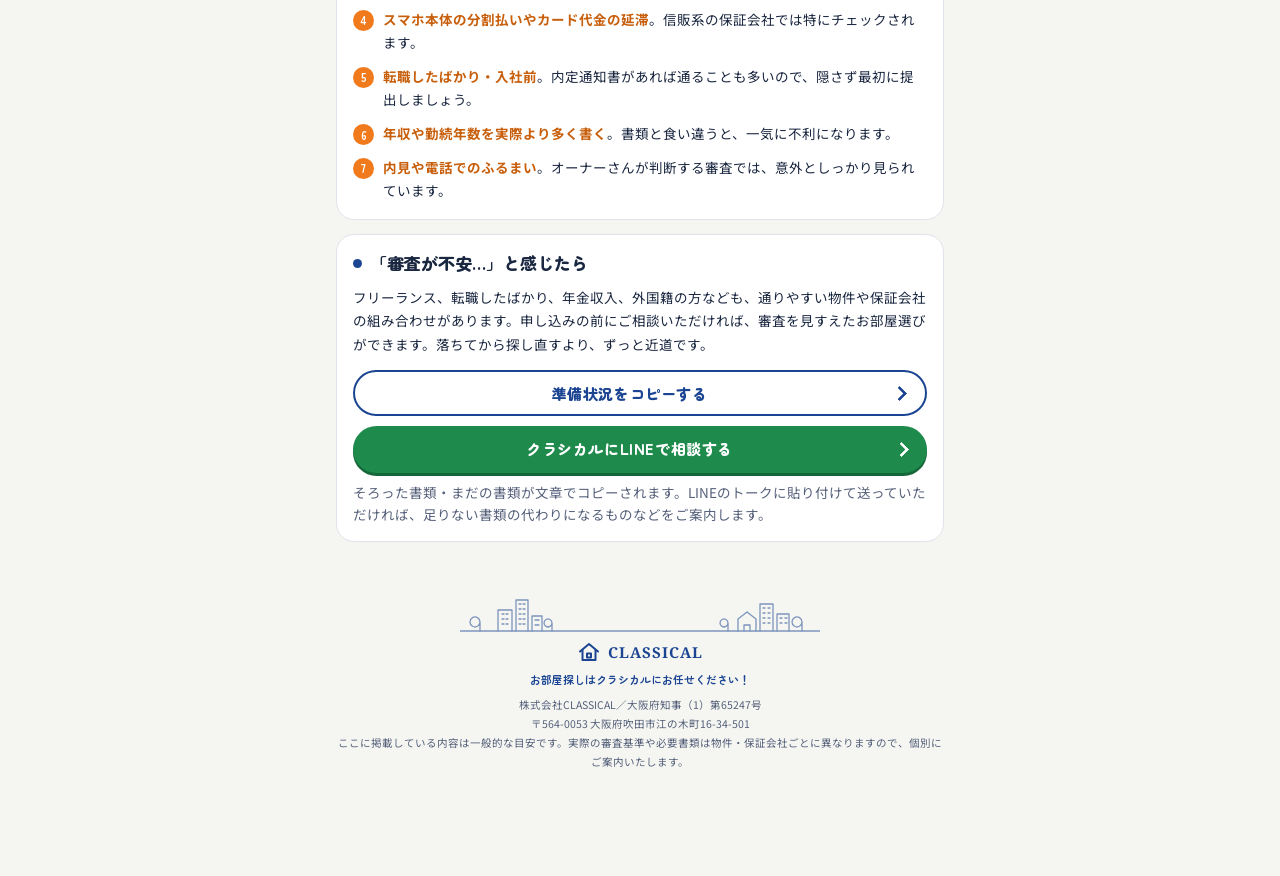
<file: tools/junbi/index.html>
<!DOCTYPE html>
<html lang="ja">
<head>
<meta charset="UTF-8">
<meta name="viewport" content="width=device-width, initial-scale=1, viewport-fit=cover">
<title>入居審査の準備リスト｜クラシカル</title>
<meta name="description" content="入居審査に必要な書類のチェックリスト、家賃と年収の目安計算、審査で落ちやすいポイントをまとめた準備ツールです。">
<link rel="preconnect" href="https://fonts.googleapis.com">
<link rel="preconnect" href="https://fonts.gstatic.com" crossorigin>
<link href="https://fonts.googleapis.com/css2?family=Zen+Maru+Gothic:wght@500;700;900&family=Noto+Sans+JP:wght@400;500;700&family=Noto+Serif:wght@700&display=swap" rel="stylesheet">
<link rel="stylesheet" href="../../assets/classical.css">
<style>
:root{
  --navy-light:#3A67B5;
  --red:#C8423B;
  --r:var(--r-card);
}
*{box-sizing:border-box;-webkit-tap-highlight-color:transparent}
html,body{margin:0;padding:0}
body{font-family:var(--font-body);color:var(--ink);background:var(--bg);
  font-size:15px;line-height:1.75;padding-bottom:calc(84px + env(safe-area-inset-bottom));overflow-x:hidden}
h1,h2,h3{font-family:var(--font-display);margin:0}
button,input,textarea{font-family:inherit}

.main{max-width:640px;margin:0 auto;padding:14px 16px 8px}
.box{padding:16px;margin-bottom:14px}
.box.c-card{padding:18px 16px}
.ttl{font-size:17px;font-weight:900;color:var(--ink);display:flex;align-items:center;gap:8px;margin-bottom:10px;line-height:1.45}
.ttl::before{content:"";width:9px;height:9px;border-radius:50%;background:var(--c);flex:0 0 auto}
.small{font-size:11.5px;color:var(--ink-60);line-height:1.65}
.intro{font-size:13.5px;margin:4px 2px 14px;color:var(--ink)}
.intro b{color:var(--orange)}

/* record name */
.nm-l{display:block;font-size:12px;color:var(--ink-60);margin-bottom:4px;font-weight:500}
.nm-in{width:100%;border:0;border-bottom:2px solid var(--line);padding:5px 0;font-size:16px;font-family:var(--font-display);
  font-weight:700;color:var(--ink);outline:none;background:transparent}
.nm-in:focus{border-color:var(--c)}
.privacy{margin:10px 0 0;padding:10px 12px;border-radius:12px;background:var(--mist);font-size:11.5px;line-height:1.7;color:var(--ink-60)}
.privacy b{color:var(--c)}

/* toggle */
.tgl{display:flex;gap:3px;padding:3px;border-radius:var(--r-pill);background:var(--mist)}
.tgl button{flex:1;border:0;background:transparent;border-radius:var(--r-pill);padding:9px 4px;font-family:var(--font-display);
  font-weight:700;font-size:13.5px;color:var(--ink-60);cursor:pointer;transition:background .15s,color .15s}
.tgl button[aria-pressed="true"]{background:var(--c);color:#fff;box-shadow:0 2px 0 var(--c-deep)}

/* calculator */
.calc{padding:18px 16px;margin-bottom:8px}
.calc h2{font-size:17px;font-weight:900;color:var(--ink);margin-bottom:12px;display:flex;align-items:center;gap:8px}
.calc h2::before{content:"";width:9px;height:9px;border-radius:50%;background:var(--c);flex:0 0 auto}
.calc .tgl{margin-bottom:12px}
.field{display:flex;align-items:center;gap:8px;background:var(--paper);border:2px solid var(--line);
  border-radius:14px;padding:8px 14px}
.field:focus-within{border-color:var(--c)}
.field input{flex:1;min-width:0;width:100%;border:0;background:transparent;color:var(--ink);outline:none;
  font-family:var(--font-display);font-weight:900;font-size:23px}
.field input::placeholder{color:#B5BCCA}
.field .u{font-size:13px;font-weight:700;color:var(--ink-60);white-space:nowrap}
.res{margin-top:14px;font-size:12.5px;color:var(--ink-60);padding:12px 14px;border-radius:14px;background:var(--mist)}
.res strong{display:block;font-family:var(--font-display);font-weight:900;font-size:27px;line-height:1.35;color:var(--orange)}
.res-sub{margin-top:10px;padding-top:9px;border-top:1px dashed var(--line);font-size:12px;color:var(--ink-60);line-height:1.7}
.calc-note{margin:0 2px 16px;font-size:11.5px;color:var(--ink-60);line-height:1.65}

/* checklist */
.meter{display:flex;align-items:center;gap:10px;margin:12px 0 4px}
.meter .track{flex:1;height:9px;border-radius:6px;background:var(--mist);overflow:hidden}
.meter .fill{height:100%;width:0;border-radius:6px;background:var(--c);transition:width .3s}
.meter.done .fill{background:var(--green)}
.meter .cnt{font-family:var(--font-display);font-weight:900;font-size:14.5px;color:var(--c);min-width:56px;text-align:right}
.meter.done .cnt{color:var(--green)}
.items{list-style:none;margin:0;padding:0}
.it label{display:flex;gap:11px;align-items:flex-start;padding:10px 0;border-bottom:1px dashed var(--line);cursor:pointer;font-size:13.5px}
.it:last-child label{border-bottom:0}
.it input{appearance:none;-webkit-appearance:none;flex:0 0 auto;width:21px;height:21px;margin:2px 0 0;border:2px solid #C3CAD6;
  border-radius:6px;background:#fff;position:relative;cursor:pointer;transition:background .15s,border-color .15s}
.it input:checked{background:var(--green);border-color:var(--green)}
.it input:checked::after{content:"";position:absolute;left:6px;top:2px;width:5px;height:10px;border:solid #fff;border-width:0 2.5px 2.5px 0;transform:rotate(45deg)}
.it input:focus-visible{outline:3px solid var(--orange);outline-offset:2px}
.it .tx{flex:1;min-width:0}
.it input:checked + .tx .main-t{color:var(--ink-60);text-decoration:line-through;text-decoration-color:#BCC3CF}
.it .sub-t{display:block;font-size:11.5px;color:var(--ink-60);margin-top:1px}
.sub-h{font-size:15px;font-weight:900;color:var(--ink);margin:18px 0 4px;padding-top:14px;border-top:2px solid var(--mist);
  display:flex;align-items:center;gap:8px}
.sub-h::before{content:"";width:9px;height:9px;border-radius:50%;background:var(--orange);flex:0 0 auto}
.advice{margin:12px 0 0;padding:12px 14px;border-radius:14px;background:var(--mist);font-size:12.5px;line-height:1.75}
.advice h3{font-size:13.5px;color:var(--c);margin-bottom:4px}
.advice ul{margin:0;padding-left:1.15em}
.advice li{margin-bottom:5px}
.advice li:last-child{margin-bottom:0}

/* pitfalls */
.pit{padding:16px;margin-bottom:14px}
.pit .ttl::before{background:var(--orange)}
.pit ol{margin:0;padding:0;list-style:none;counter-reset:p}
.pit li{position:relative;padding-left:30px;font-size:13.5px;margin-bottom:10px;counter-increment:p}
.pit li:last-child{margin-bottom:0}
.pit li::before{content:counter(p);position:absolute;left:0;top:2px;width:21px;height:21px;border-radius:50%;background:var(--orange);color:#fff;
  font-size:11.5px;font-weight:700;display:flex;align-items:center;justify-content:center;font-family:var(--font-display)}
.pit li b{color:var(--orange-deep)}

/* buttons */
.consult p{margin:0;font-size:13.5px}
.cta{display:flex;flex-direction:column;gap:10px;margin-top:14px}

/* fixed bar */
.dock{position:fixed;left:0;right:0;bottom:0;z-index:30;background:rgba(255,255,255,.96);backdrop-filter:blur(10px);-webkit-backdrop-filter:blur(10px);
  border-top:1px solid var(--line)}
.dock-in{max-width:640px;margin:0 auto;display:flex;gap:7px;padding:10px 16px calc(12px + env(safe-area-inset-bottom))}
.dock .c-btn{flex:1;min-width:0;padding:10px 6px;font-size:13px;letter-spacing:.02em;min-height:44px;white-space:nowrap}
.dock .c-btn.ghost{flex:.9}
.dock #saveBtn{flex:1.15;padding:10px 14px}

/* sheets */
.ovl{position:fixed;inset:0;z-index:50;background:rgba(18,49,107,.45);display:none;align-items:flex-end;justify-content:center}
.ovl.show{display:flex}
.sheet{width:100%;max-width:640px;background:var(--paper);border-radius:22px 22px 0 0;padding:18px 16px calc(18px + env(safe-area-inset-bottom));
  max-height:88vh;overflow:auto}
.sheet h3{font-size:17px;font-weight:900;color:var(--ink);margin-bottom:12px}
.recs{margin:0;padding:0;list-style:none}
.rec{display:flex;align-items:center;gap:8px;padding:11px 0;border-bottom:1px dashed var(--line)}
.rec .info{flex:1;min-width:0}
.rec .rn{font-family:var(--font-display);font-weight:700;font-size:14.5px;overflow:hidden;text-overflow:ellipsis;white-space:nowrap}
.rec .rn .cur{font-size:10.5px;color:#fff;background:var(--green);border-radius:var(--r-pill);padding:1px 8px;margin-left:6px;vertical-align:2px}
.rec .rm{font-size:11.5px;color:var(--ink-60)}
.rec button{border:0;border-radius:var(--r-pill);padding:7px 13px;font-family:var(--font-display);font-weight:700;font-size:12.5px;cursor:pointer}
.rec .op{background:var(--c);color:#fff}
.rec .dl{background:transparent;color:var(--red)}
.none{text-align:center;font-size:13px;color:var(--ink-60);padding:24px 0}
.preview{display:block;width:100%;border:1px solid var(--line);border-radius:14px}
.sheet .c-btn{margin-top:10px}

.toast{position:fixed;left:50%;bottom:96px;transform:translate(-50%,12px);background:var(--navy-deep);color:#fff;padding:10px 18px;border-radius:var(--r-pill);
  font-family:var(--font-display);font-weight:700;font-size:13px;opacity:0;pointer-events:none;transition:.25s;z-index:70;
  max-width:calc(100% - 32px);text-align:center}
.toast.show{opacity:1;transform:translate(-50%,0)}
@media (prefers-reduced-motion:reduce){*{transition:none!important;animation:none!important}}
</style>
</head>
<body class="is-navy">
<header class="c-top">
  <div class="c-top-in">
    <a class="c-back" href="../../index.html">‹ 特典一覧</a>
    <a class="c-logo" href="../../index.html" aria-label="CLASSICAL トップ">
      <svg viewBox="0 0 24 24" fill="none" stroke="currentColor" stroke-width="2" stroke-linecap="round" stroke-linejoin="round" aria-hidden="true"><path d="M3 11.5 12 4l9 7.5"/><path d="M5.5 10v10h13V10"/><path d="M10 13.5h4v4h-4z"/></svg>
      <b>CLASSICAL</b>
    </a>
  </div>
</header>
<section class="c-hero">
  <span class="c-icon"><svg viewBox="0 0 24 24" aria-hidden="true"><rect x="5" y="4" width="14" height="17" rx="2"/><path d="M9 4h6v2.5H9z"/><path d="m8.5 13.5 2.3 2.3 4.7-4.8"/></svg></span>
  <div>
    <h1>入居審査の準備リスト</h1>
    <p><em>必要書類</em>・年収と家賃の目安・つまずきやすいポイント</p>
  </div>
</section>

<main class="main">
  <section class="box c-panel">
    <label class="nm-l" for="recName">この記録の名前（お名前など）</label>
    <input class="nm-in" id="recName" type="text" maxlength="40" placeholder="例）田中様 審査の準備" autocomplete="off">
    <p class="privacy">入力・チェックした内容は<b>お使いの端末の中にだけ</b>保存されます。クラシカルを含め、どこにも送信されません。<br>
    ほかの端末からは見られず、ブラウザの履歴やサイトデータを消去すると消えてしまいます。しっかり残したいときは「画像で保存」もご利用ください。</p>
  </section>

  <p class="intro">入居審査で見られているのは、<b>「家賃をきちんと払える人か」「連絡がとれる人か」</b>という点です。事前の準備で避けられるつまずきがほとんどなので、ひとつずつ確認していきましょう。</p>

  <section class="calc c-card" aria-labelledby="calcTtl">
    <h2 id="calcTtl">家賃と年収のバランスをチェック</h2>
    <div class="tgl" id="calcMode" role="group" aria-label="計算の向き">
      <button type="button" data-mode="rent" aria-pressed="true">家賃から計算</button>
      <button type="button" data-mode="income" aria-pressed="false">年収から計算</button>
    </div>
    <div class="field">
      <input id="calcIn" type="number" inputmode="numeric" min="0" placeholder="70000" aria-label="金額">
      <span class="u" id="calcUnit">円 / 月</span>
    </div>
    <div class="res"><span id="resLabel">この家賃で求められる年収の目安</span><strong id="resVal">—</strong></div>
    <div class="res-sub" id="resSub">家賃は月の手取りの3分の1以内におさめるのが、よく使われる目安です。</div>
  </section>
  <p class="calc-note">※ 計算結果は一般的な目安です。年収が足りなくても、預貯金の額・連帯保証人・勤続年数などで補えることもよくあります。</p>

  <section class="box c-card" aria-labelledby="docTtl">
    <h2 class="ttl" id="docTtl">そろえておきたい書類</h2>
    <div class="tgl" id="natl" role="group" aria-label="国籍">
      <button type="button" data-n="jp" aria-pressed="true">日本国籍の方</button>
      <button type="button" data-n="fr" aria-pressed="false">外国籍の方</button>
    </div>
    <p class="small" style="margin:8px 0 0">国籍によって必要なものが一部変わります。あてはまるほうを選んでください。</p>
    <div class="meter" id="meter"><div class="track"><div class="fill" id="fill"></div></div><div class="cnt" id="cnt">0 / 0</div></div>

    <ul class="items" data-sec="そろえておきたい書類">
      <li class="it"><label><input type="checkbox" data-k="id"><span class="tx"><span class="main-t">本人確認書類（運転免許証・マイナンバーカード・パスポートなど）</span></span></label></li>
      <li class="it"><label><input type="checkbox" data-k="income"><span class="tx"><span class="main-t">収入を証明するもの（源泉徴収票、直近3ヶ月の給与明細、確定申告書のいずれか）</span></span></label></li>
      <li class="it"><label><input type="checkbox" data-k="employ"><span class="tx"><span class="main-t">勤務先がわかるもの（社員証・内定通知書・雇用契約書など）</span></span></label></li>
      <li class="it"><label><input type="checkbox" data-k="pay"><span class="tx"><span class="main-t">家賃引き落とし用の口座情報、またはクレジットカード</span></span></label></li>
      <li class="it"><label><input type="checkbox" data-k="seal"><span class="tx"><span class="main-t">印鑑</span></span></label></li>
      <li class="it"><label><input type="checkbox" data-k="emerg"><span class="tx"><span class="main-t">緊急連絡先の方の氏名・住所・電話番号</span><span class="sub-t">保証会社を利用する場合でも、たいてい1名分は求められます</span></span></label></li>
      <li class="it"><label><input type="checkbox" data-k="guar"><span class="tx"><span class="main-t">連帯保証人を立てる場合：保証人の収入証明と印鑑証明</span></span></label></li>
      <li class="it"><label><input type="checkbox" data-k="student"><span class="tx"><span class="main-t">学生の方：学生証または合格通知書と、保護者の方の収入証明</span></span></label></li>
    </ul>

    <div id="intl" hidden>
      <h2 class="sub-h">外国籍の方は、あわせてこちらも</h2>
      <ul class="items" data-sec="外国籍の方の追加書類">
        <li class="it"><label><input type="checkbox" data-k="f_card"><span class="tx"><span class="main-t">在留カード（表面・裏面とも）</span><span class="sub-t">来日前の方は、ビザや入国予定がわかる書類で手続きを進められます</span></span></label></li>
        <li class="it"><label><input type="checkbox" data-k="f_pass"><span class="tx"><span class="main-t">パスポート</span></span></label></li>
        <li class="it"><label><input type="checkbox" data-k="f_school"><span class="tx"><span class="main-t">留学の方：入学許可書・在学証明書・学生証</span></span></label></li>
        <li class="it"><label><input type="checkbox" data-k="f_work"><span class="tx"><span class="main-t">就労の方：雇用契約書・内定通知書・社員証</span></span></label></li>
        <li class="it"><label><input type="checkbox" data-k="f_income"><span class="tx"><span class="main-t">収入がわかる書類</span><span class="sub-t">来日前であれば、勤務先が発行する給与見込みの書面で足りる場合が多いです</span></span></label></li>
        <li class="it"><label><input type="checkbox" data-k="f_tel"><span class="tx"><span class="main-t">日本国内でつながる電話番号</span><span class="sub-t">まだない場合は、メールやアプリなど連絡手段を先に決めておくと安心です</span></span></label></li>
        <li class="it"><label><input type="checkbox" data-k="f_emerg"><span class="tx"><span class="main-t">日本国内の緊急連絡先</span><span class="sub-t">勤務先や学校のご担当者で認められるケースも多くあります</span></span></label></li>
        <li class="it"><label><input type="checkbox" data-k="f_bank"><span class="tx"><span class="main-t">日本の銀行口座（開設前でも進められることがあります）</span></span></label></li>
      </ul>
      <div class="advice">
        <h3>スムーズに進めるコツ</h3>
        <ul>
          <li>在留期間の残りが短いと、審査は慎重になりがちです。更新予定があれば最初に伝えておきましょう。</li>
          <li>パスポートと在留カードで、お名前のつづりをそろえてください。書類ごとに表記が違うと確認に時間がかかります。</li>
          <li>保証会社によって受け入れの条件はさまざまです。状況に合う会社を選んでご案内します。</li>
          <li>日本語でのやりとりが不安なときは、遠慮なくお知らせください。やさしい日本語や翻訳ツールを使って進めます。</li>
          <li>来日前でも、オンライン内見と電子契約でお部屋を決めることができます。</li>
        </ul>
      </div>
    </div>
  </section>

  <section class="pit c-panel is-orange" aria-labelledby="pitTtl">
    <h2 class="ttl" id="pitTtl">審査でつまずきやすいパターン</h2>
    <ol>
      <li><b>在籍確認の電話に出られない</b>、または勤務先に事前に伝えていない。審査期間中は電話を受けられるようにしておきましょう。</li>
      <li><b>収入に対して家賃が高すぎる</b>。手取りの3分の1がひとつの基準です。</li>
      <li><b>申込書の記入漏れや、電話番号の書き間違い</b>。連絡がつかないと、その時点で審査が止まってしまいます。</li>
      <li><b>スマホ本体の分割払いやカード代金の延滞</b>。信販系の保証会社では特にチェックされます。</li>
      <li><b>転職したばかり・入社前</b>。内定通知書があれば通ることも多いので、隠さず最初に提出しましょう。</li>
      <li><b>年収や勤続年数を実際より多く書く</b>。書類と食い違うと、一気に不利になります。</li>
      <li><b>内見や電話でのふるまい</b>。オーナーさんが判断する審査では、意外としっかり見られています。</li>
    </ol>
  </section>

  <section class="box consult c-panel" aria-labelledby="conTtl">
    <h2 class="ttl" id="conTtl">「審査が不安…」と感じたら</h2>
    <p>フリーランス、転職したばかり、年金収入、外国籍の方なども、通りやすい物件や保証会社の組み合わせがあります。申し込みの前にご相談いただければ、審査を見すえたお部屋選びができます。落ちてから探し直すより、ずっと近道です。</p>
    <div class="cta">
      <button type="button" class="c-btn ghost" data-copy><span>準備状況をコピーする</span></button>
      <a class="c-btn is-green" id="lineBtn" href="#" target="_blank" rel="noopener"><span>クラシカルにLINEで相談する</span></a>
    </div>
    <p class="small" style="margin:8px 0 0">そろった書類・まだの書類が文章でコピーされます。LINEのトークに貼り付けて送っていただければ、足りない書類の代わりになるものなどをご案内します。</p>
  </section>
</main>

<footer class="c-foot">
  <div class="c-sky" aria-hidden="true"></div>
  <a class="c-logo" href="../../index.html"><svg viewBox="0 0 24 24" fill="none" stroke="currentColor" stroke-width="2" stroke-linecap="round" stroke-linejoin="round" aria-hidden="true"><path d="M3 11.5 12 4l9 7.5"/><path d="M5.5 10v10h13V10"/><path d="M10 13.5h4v4h-4z"/></svg><b>CLASSICAL</b></a>
  <span class="c-tagline">お部屋探しはクラシカルにお任せください！</span>
  株式会社CLASSICAL／大阪府知事（1）第65247号<br>
  〒564-0053 大阪府吹田市江の木町16-34-501<br>
  ここに掲載している内容は一般的な目安です。実際の審査基準や必要書類は物件・保証会社ごとに異なりますので、個別にご案内いたします。
</footer>

<nav class="dock" aria-label="保存メニュー">
  <div class="dock-in">
    <button type="button" class="c-btn ghost no-arrow" id="openList">記録一覧</button>
    <button type="button" class="c-btn ghost no-arrow" id="openImg">画像で保存</button>
    <button type="button" class="c-btn" id="saveBtn"><span>保存する</span></button>
  </div>
</nav>

<div class="ovl" id="listSheet" role="dialog" aria-modal="true" aria-labelledby="listTtl"><div class="sheet">
  <h3 id="listTtl">保存した記録</h3>
  <p class="privacy" style="margin:0 0 8px">この一覧はお使いの端末の中にだけ保存されています。機種変更や履歴の消去では引き継がれません。</p>
  <ul class="recs" id="recs"></ul>
  <button type="button" class="c-btn" id="newRec"><span>新しい記録をつくる</span></button>
  <button type="button" class="c-btn ghost no-arrow" data-close>閉じる</button>
</div></div>

<div class="ovl" id="imgSheet" role="dialog" aria-modal="true" aria-labelledby="imgTtl"><div class="sheet">
  <h3 id="imgTtl">画像を長押しで保存できます</h3>
  <img class="preview" id="preview" alt="準備リストのチェック結果">
  <a class="c-btn" id="dlLink" download="junbi.png" href="#"><span>画像をダウンロード</span></a>
  <button type="button" class="c-btn ghost no-arrow" data-copy>文章でコピーする</button>
  <button type="button" class="c-btn ghost no-arrow" data-close>閉じる</button>
</div></div>

<div class="toast" id="toast" role="status" aria-live="polite"></div>

<script>
const LINE_ID = "@770zgakn";  // 公式LINEのベーシックID
const LINE_TEXT = "入居審査の準備リストを見て相談したいです";  // トークの入力欄にあらかじめ入る文章（空 "" にすると入力欄は空で開きます）
const LINE_URL = "https://line.me/R/oaMessage/" + encodeURIComponent(LINE_ID) + "/" + (LINE_TEXT ? "?" + encodeURIComponent(LINE_TEXT) : "");

(function(){
  "use strict";
  var KEY_RECORDS = "classical-junbi-records";
  var KEY_DRAFT = "classical-junbi-draft";
  var memStore = {};
  function load(key, fallback){
    try{ var v = localStorage.getItem(key); return v ? JSON.parse(v) : fallback; }
    catch(e){ return memStore[key] !== undefined ? memStore[key] : fallback; }
  }
  function persist(key, val){
    try{ localStorage.setItem(key, JSON.stringify(val)); }
    catch(e){ memStore[key] = val; }
  }

  var $ = function(id){ return document.getElementById(id); };
  var boxes = Array.prototype.slice.call(document.querySelectorAll('.items input[type=checkbox]'));
  var nameIn = $("recName"), calcIn = $("calcIn");
  var state = { mode: "rent", natl: "jp", id: null };

  $("lineBtn").href = LINE_URL;

  function toast(msg){
    var t = $("toast"); t.textContent = msg; t.classList.add("show");
    clearTimeout(toast._t); toast._t = setTimeout(function(){ t.classList.remove("show"); }, 2000);
  }
  function esc(s){ return String(s).replace(/[&<>"']/g, function(c){ return {"&":"&amp;","<":"&lt;",">":"&gt;",'"':"&quot;","'":"&#39;"}[c]; }); }
  function recName(){ return nameIn.value.trim() || "名前なしの記録"; }

  /* ---- 表示中の項目 ---- */
  function isForeign(b){ return !!b.closest("#intl"); }
  function active(b){ return !isForeign(b) || state.natl === "fr" || b.checked; }
  function itemText(b){ return b.parentNode.querySelector(".main-t").textContent.trim(); }

  function refreshMeter(){
    var done = 0, total = 0;
    boxes.forEach(function(b){ if(!active(b)) return; total++; if(b.checked) done++; });
    $("fill").style.width = (total ? done / total * 100 : 0) + "%";
    $("cnt").textContent = done + " / " + total;
    $("meter").classList.toggle("done", total > 0 && done === total);
    return { done: done, total: total };
  }

  /* ---- 計算 ---- */
  var MODES = {
    rent:   { unit:"円 / 月", ph:"70000", label:"この家賃で求められる年収の目安",
              hint:"家賃は月の手取りの3分の1以内におさめるのが、よく使われる目安です。" },
    income: { unit:"万円 / 年", ph:"350", label:"この年収で目安になる家賃",
              hint:"審査で通りやすい上限と、暮らしにゆとりが残るラインの2つを表示します。" }
  };
  function setMode(m, keepValue){
    state.mode = m;
    Array.prototype.forEach.call($("calcMode").children, function(b){ b.setAttribute("aria-pressed", b.dataset.mode === m ? "true" : "false"); });
    var c = MODES[m];
    $("calcUnit").textContent = c.unit; calcIn.placeholder = c.ph; $("resLabel").textContent = c.label;
    if(!keepValue) calcIn.value = "";
    runCalc();
  }
  function runCalc(){
    var v = parseFloat(calcIn.value), out = $("resVal"), sub = $("resSub");
    if(!v || v <= 0){ out.textContent = "—"; sub.textContent = MODES[state.mode].hint; return; }
    if(state.mode === "rent"){
      out.textContent = "およそ " + Math.round(v * 36 / 10000).toLocaleString() + " 万円";
      sub.textContent = "月の手取りが " + (Math.round(v * 3 / 1000) / 10).toLocaleString() + " 万円ほどあれば、無理のない家賃といえます。";
    }else{
      var upper = Math.round(v * 10000 / 36 / 1000) * 1000;
      var easy = Math.round(v * 10000 / 42 / 1000) * 1000;
      out.textContent = "上限 " + upper.toLocaleString() + " 円 / 月";
      sub.textContent = "ゆとりを持つなら " + easy.toLocaleString() + " 円前後まで。管理費・共益費も家賃に含めて考えましょう。";
    }
  }
  function calcSummary(){
    if(!calcIn.value) return "";
    var r = $("resVal").textContent;
    return state.mode === "rent"
      ? "家賃 " + (+calcIn.value).toLocaleString() + "円/月 → 必要な年収の目安 " + r
      : "年収 " + (+calcIn.value).toLocaleString() + "万円 → 家賃の目安 " + r + "（ゆとりライン " + (Math.round(+calcIn.value * 10000 / 42 / 1000) * 1000).toLocaleString() + "円）";
  }

  /* ---- 国籍 ---- */
  function setNatl(n){
    state.natl = n;
    Array.prototype.forEach.call($("natl").children, function(b){ b.setAttribute("aria-pressed", b.dataset.n === n ? "true" : "false"); });
    $("intl").hidden = (n !== "fr");
    refreshMeter();
  }

  /* ---- 集計 ---- */
  function sections(){
    return Array.prototype.map.call(document.querySelectorAll(".items"), function(ul){
      var items = [];
      ul.querySelectorAll("input[type=checkbox]").forEach(function(b){ if(active(b)) items.push({ t: itemText(b), c: b.checked }); });
      return { t: ul.dataset.sec, items: items };
    }).filter(function(s){ return s.items.length; });
  }

  /* ---- 記録 ---- */
  function snapshot(){
    var checks = {};
    boxes.forEach(function(b){ if(b.checked) checks[b.dataset.k] = 1; });
    return { id: state.id || ("r" + Date.now()), name: recName(), updated: new Date().toLocaleDateString("ja-JP"),
             checks: checks, mode: state.mode, value: calcIn.value, natl: state.natl, rawName: nameIn.value };
  }
  function apply(o){
    state.id = o.id || null;
    nameIn.value = o.rawName !== undefined ? o.rawName : (o.name || "");
    var ch = o.checks || {};
    boxes.forEach(function(b){ b.checked = !!ch[b.dataset.k]; });
    setNatl(o.natl === "fr" ? "fr" : "jp");
    calcIn.value = o.value || "";
    setMode(o.mode === "income" ? "income" : "rent", true);
  }
  function saveDraft(){ persist(KEY_DRAFT, snapshot()); }
  function saveRecord(){
    var o = snapshot(), list = load(KEY_RECORDS, []), idx = -1;
    list.forEach(function(r, i){ if(r.id === o.id) idx = i; });
    if(idx >= 0) list[idx] = o; else list.push(o);
    persist(KEY_RECORDS, list); state.id = o.id; saveDraft();
    toast("「" + o.name + "」を保存しました");
  }
  function countDone(o){ return Object.keys(o.checks || {}).length; }
  function renderList(){
    var list = load(KEY_RECORDS, []), el = $("recs");
    if(!list.length){ el.innerHTML = '<li class="none">まだ保存した記録はありません</li>'; return; }
    el.innerHTML = list.slice().reverse().map(function(o){
      return '<li class="rec"><div class="info"><div class="rn">' + esc(o.name) + (o.id === state.id ? '<span class="cur">表示中</span>' : '') +
        '</div><div class="rm">' + esc(o.updated || "") + '　チェック ' + countDone(o) + '件</div></div>' +
        '<button type="button" class="op" data-id="' + esc(o.id) + '">開く</button>' +
        '<button type="button" class="dl" data-id="' + esc(o.id) + '">削除</button></li>';
    }).join("");
  }
  $("recs").addEventListener("click", function(e){
    var b = e.target.closest("button"); if(!b) return;
    var id = b.dataset.id, list = load(KEY_RECORDS, []);
    var rec = list.filter(function(r){ return r.id === id; })[0];
    if(!rec) return;
    if(b.classList.contains("op")){
      apply(rec); saveDraft(); closeAll(); toast("「" + rec.name + "」を開きました");
    }else{
      if(!confirm("「" + rec.name + "」を削除しますか？")) return;
      persist(KEY_RECORDS, list.filter(function(r){ return r.id !== id; }));
      if(state.id === id){ state.id = null; saveDraft(); }
      renderList(); toast("削除しました");
    }
  });
  $("newRec").addEventListener("click", function(){
    apply({ id: null, rawName: "", checks: {}, mode: "rent", value: "", natl: "jp" });
    saveDraft(); closeAll(); toast("新しい記録を始めます");
  });

  /* ---- テキストコピー ---- */
  function buildText(){
    var t = "【入居審査の準備リスト】" + recName() + "\n";
    var rest = [], m = refreshMeter();
    t += "チェック " + m.done + " / " + m.total + "（" + (state.natl === "fr" ? "外国籍" : "日本国籍") + "）\n";
    sections().forEach(function(s){
      var on = s.items.filter(function(i){ return i.c; });
      s.items.forEach(function(i){ if(!i.c) rest.push(i.t); });
      if(!on.length) return;
      t += "\n■ " + s.t + "（そろった）\n";
      on.forEach(function(i){ t += "・" + i.t + "\n"; });
    });
    if(rest.length){ t += "\n■ まだのもの\n"; rest.forEach(function(x){ t += "・" + x + "\n"; }); }
    var c = calcSummary(); if(c) t += "\n■ 家賃と年収の目安\n" + c + "\n";
    return t;
  }
  function copyText(){
    var text = buildText();
    function ok(){ toast("コピーしました。LINEのトークに貼り付けてください"); $("imgSheet").classList.remove("show"); }
    function legacy(){
      var ta = document.createElement("textarea"); ta.value = text; ta.setAttribute("readonly", "");
      ta.style.cssText = "position:fixed;top:0;left:0;opacity:0"; document.body.appendChild(ta); ta.select();
      try{ document.execCommand("copy") ? ok() : toast("コピーできませんでした"); }catch(e){ toast("コピーできませんでした"); }
      document.body.removeChild(ta);
    }
    if(navigator.clipboard && navigator.clipboard.writeText){ navigator.clipboard.writeText(text).then(ok, legacy); }
    else legacy();
  }
  document.querySelectorAll("[data-copy]").forEach(function(b){ b.addEventListener("click", copyText); });

  /* ---- 画像 ---- */
  function wrapLines(ctx, text, max){
    var lines = [], line = "";
    for(var i = 0; i < text.length; i++){
      var test = line + text[i];
      if(ctx.measureText(test).width > max && line){ lines.push(line); line = text[i]; } else line = test;
    }
    if(line) lines.push(line);
    return lines;
  }
  function drawImage(){
    var W = 880, P = 44, LH = 36, HEAD = 196;
    var cv = document.createElement("canvas"), ctx = cv.getContext("2d");
    var F = '"Noto Sans JP",sans-serif', FD = '"Zen Maru Gothic","Noto Sans JP",sans-serif';
    var secs = sections(), rows = [], m = refreshMeter();
    var c = calcSummary();
    ctx.font = "400 22px " + F;
    secs.forEach(function(s){
      rows.push({ k: "h", t: s.t });
      s.items.forEach(function(it){
        wrapLines(ctx, it.t, W - P * 2 - 34).forEach(function(l, i){ rows.push({ k: "i", t: l, c: it.c, first: i === 0 }); });
      });
      rows.push({ k: "gap" });
    });
    if(c){
      rows.push({ k: "h", t: "家賃と年収の目安" });
      wrapLines(ctx, c, W - P * 2 - 10).forEach(function(l){ rows.push({ k: "p", t: l }); });
      rows.push({ k: "gap" });
    }
    var H = HEAD + 30 + rows.reduce(function(a, r){ return a + (r.k === "gap" ? 14 : r.k === "h" ? 46 : LH); }, 0) + 70;
    cv.width = W; cv.height = H;
    ctx.fillStyle = "#F5F6F2"; ctx.fillRect(0, 0, W, H);
    ctx.fillStyle = "#1B4592"; ctx.fillRect(0, 0, W, HEAD);
    ctx.fillStyle = "#fff";
    ctx.font = '700 22px "Noto Serif",serif'; ctx.fillText("CLASSICAL", P, 54);
    ctx.font = "500 18px " + F; ctx.fillText("入居審査の準備リスト", P + 150, 53);
    ctx.font = "900 38px " + FD; ctx.fillText(wrapLines(ctx, recName(), W - P * 2)[0], P, 112);
    ctx.font = "400 20px " + F;
    ctx.fillText(new Date().toLocaleDateString("ja-JP") + "　チェック " + m.done + " / " + m.total + "　" + (state.natl === "fr" ? "外国籍の方" : "日本国籍の方"), P, 154);
    ctx.fillStyle = "#F07A1C"; ctx.fillRect(0, HEAD - 6, W * (m.total ? m.done / m.total : 0), 6);
    var y = HEAD + 46;
    rows.forEach(function(r){
      if(r.k === "gap"){ y += 14; return; }
      if(r.k === "h"){
        y += 10;
        ctx.fillStyle = "#1B4592"; ctx.fillRect(P, y - 21, 5, 24);
        ctx.font = "900 24px " + FD; ctx.fillStyle = "#1A2740"; ctx.fillText(r.t, P + 15, y);
        y += 36; return;
      }
      ctx.font = "400 22px " + F;
      if(r.k === "i" && r.first){
        ctx.lineWidth = 2.5;
        if(r.c){
          ctx.fillStyle = "#1E8A4C"; ctx.fillRect(P, y - 19, 22, 22);
          ctx.strokeStyle = "#fff"; ctx.beginPath(); ctx.moveTo(P + 5, y - 8); ctx.lineTo(P + 10, y - 3); ctx.lineTo(P + 18, y - 14); ctx.stroke();
        }else{
          ctx.strokeStyle = "#C3CAD6"; ctx.strokeRect(P + 1, y - 18, 20, 20);
        }
      }
      ctx.fillStyle = r.k === "i" && r.c ? "#55607A" : "#1A2740";
      ctx.fillText(r.t, P + (r.k === "i" ? 34 : 0), y);
      y += LH;
    });
    ctx.fillStyle = "#55607A"; ctx.font = "400 18px " + F;
    ctx.fillText("株式会社CLASSICAL　大阪府知事（1）第65247号", P, H - 30);
    var url = cv.toDataURL("image/png");
    $("preview").src = url;
    var a = $("dlLink"); a.href = url; a.download = (recName().replace(/[\\/:*?"<>|]/g, "_")) + "_審査準備.png";
    $("imgSheet").classList.add("show");
  }
  function makeImage(){
    var go = function(){ try{ drawImage(); }catch(e){ toast("画像を作成できませんでした"); } };
    if(document.fonts && document.fonts.ready) document.fonts.ready.then(go, go); else go();
  }

  /* ---- モーダル ---- */
  function closeAll(){ document.querySelectorAll(".ovl").forEach(function(o){ o.classList.remove("show"); }); }
  document.querySelectorAll("[data-close]").forEach(function(b){ b.addEventListener("click", closeAll); });
  document.querySelectorAll(".ovl").forEach(function(o){ o.addEventListener("click", function(e){ if(e.target === o) closeAll(); }); });
  document.addEventListener("keydown", function(e){ if(e.key === "Escape") closeAll(); });

  /* ---- イベント ---- */
  $("calcMode").addEventListener("click", function(e){ var b = e.target.closest("button"); if(b){ setMode(b.dataset.mode); saveDraft(); } });
  $("natl").addEventListener("click", function(e){ var b = e.target.closest("button"); if(b){ setNatl(b.dataset.n); saveDraft(); } });
  calcIn.addEventListener("input", function(){ runCalc(); saveDraft(); });
  nameIn.addEventListener("input", saveDraft);
  boxes.forEach(function(b){ b.addEventListener("change", function(){ refreshMeter(); saveDraft(); }); });
  $("saveBtn").addEventListener("click", saveRecord);
  $("openList").addEventListener("click", function(){ renderList(); $("listSheet").classList.add("show"); });
  $("openImg").addEventListener("click", makeImage);

  /* ---- 初期化（前回の作業中の内容を復元） ---- */
  var draft = load(KEY_DRAFT, null);
  if(draft) apply(draft); else { setNatl("jp"); setMode("rent"); }
})();
</script>
</body>
</html>
</file>
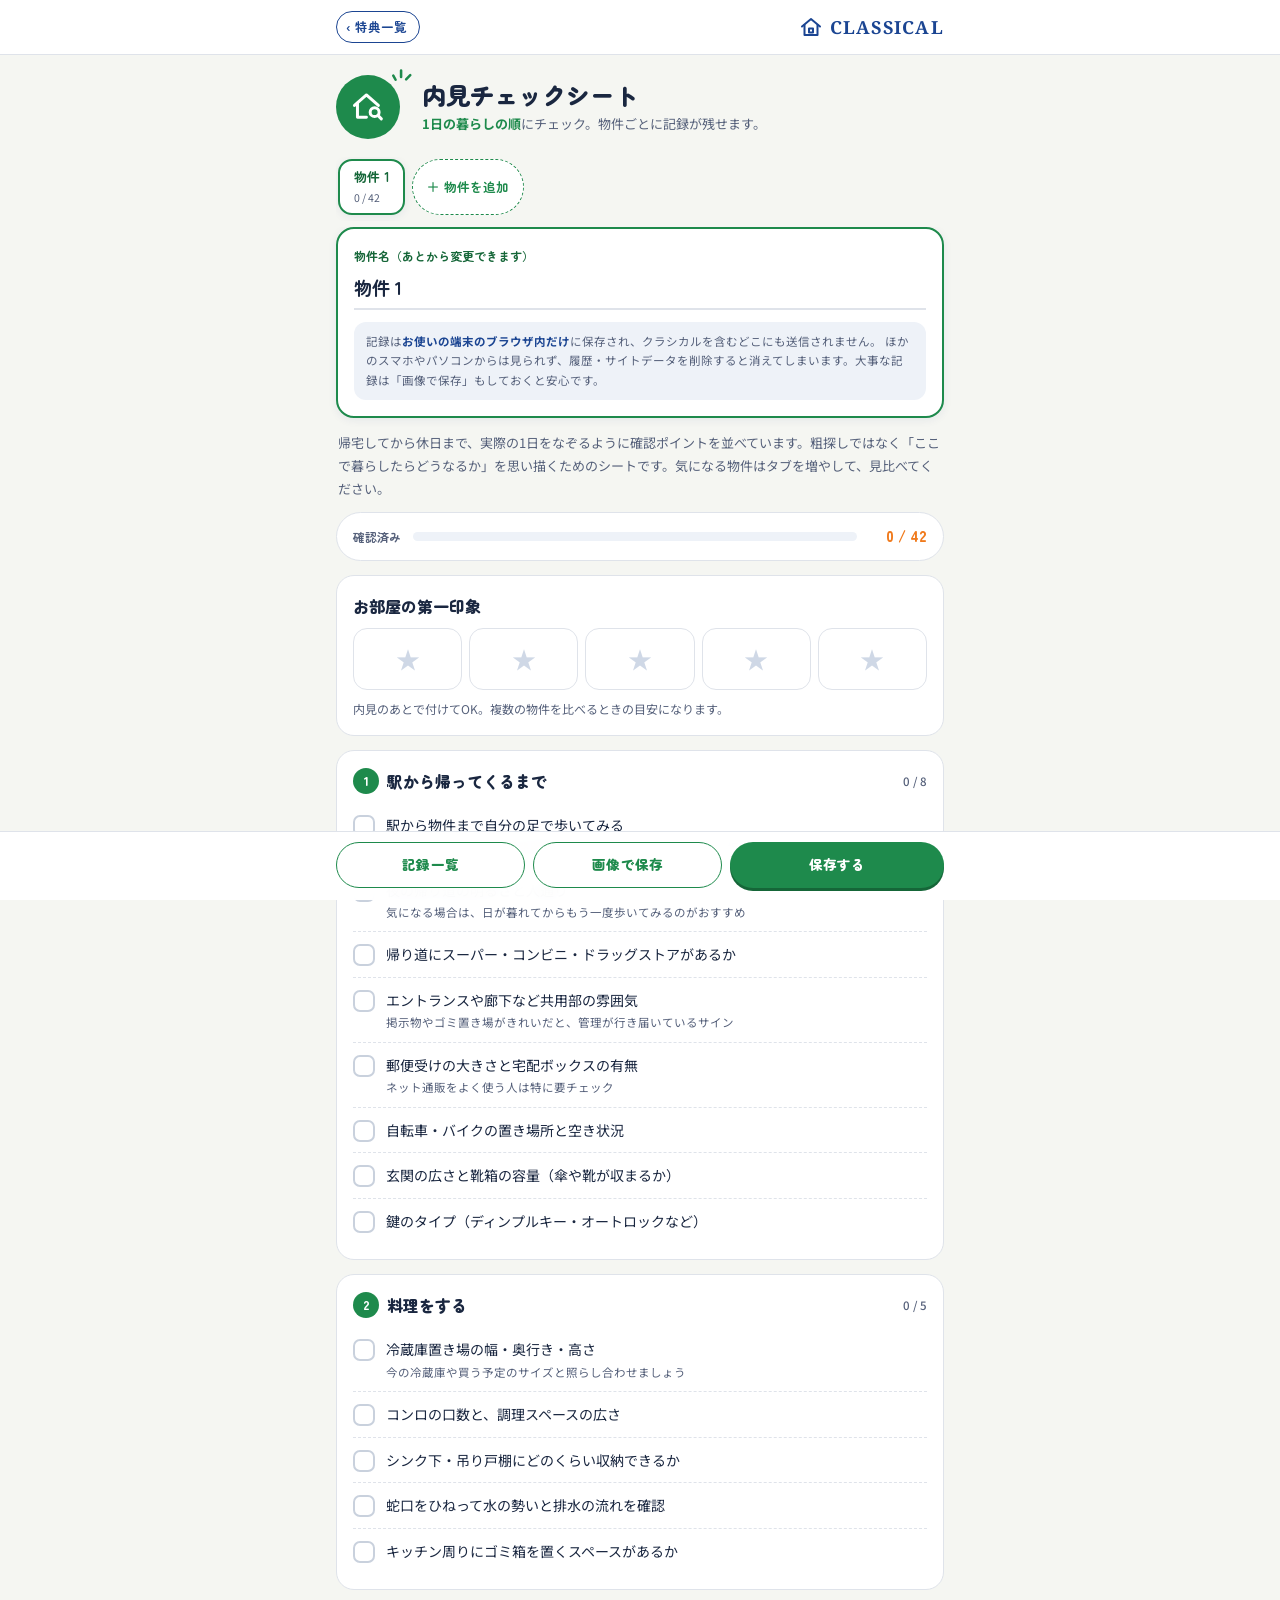
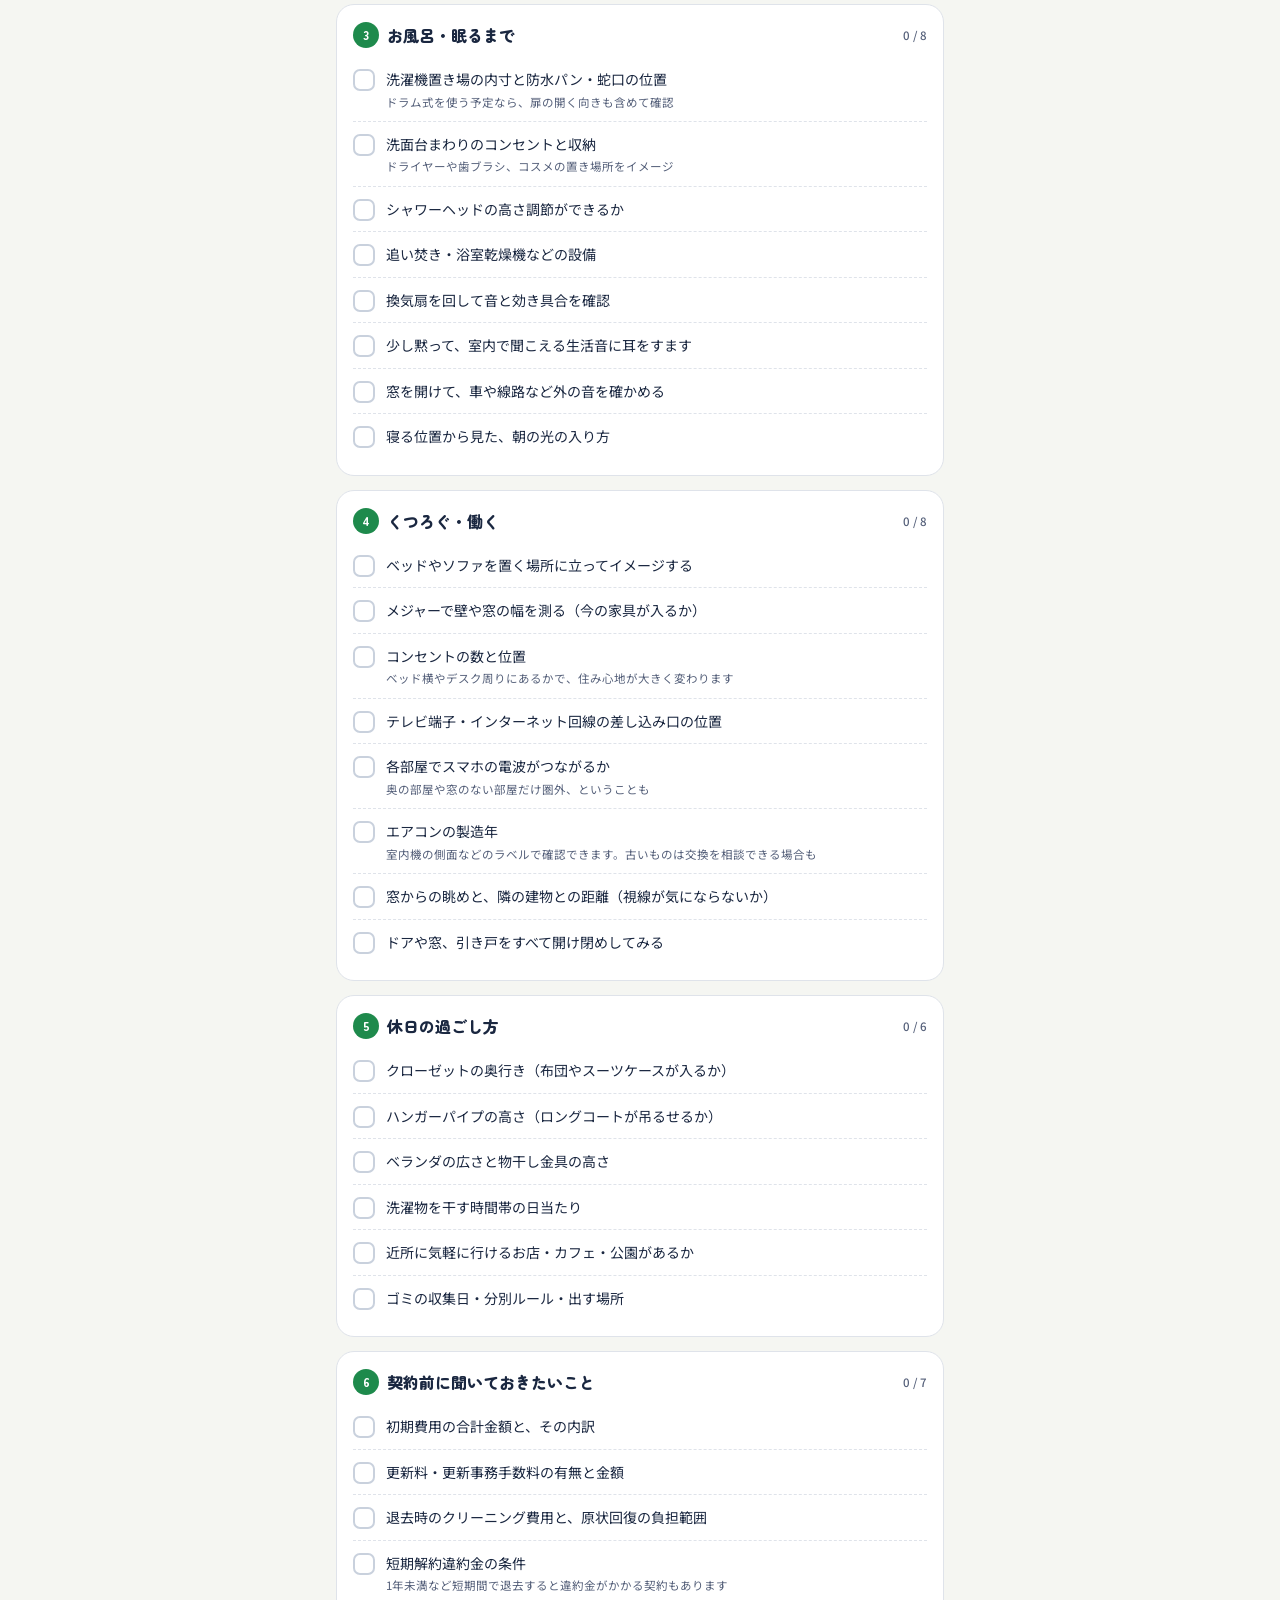
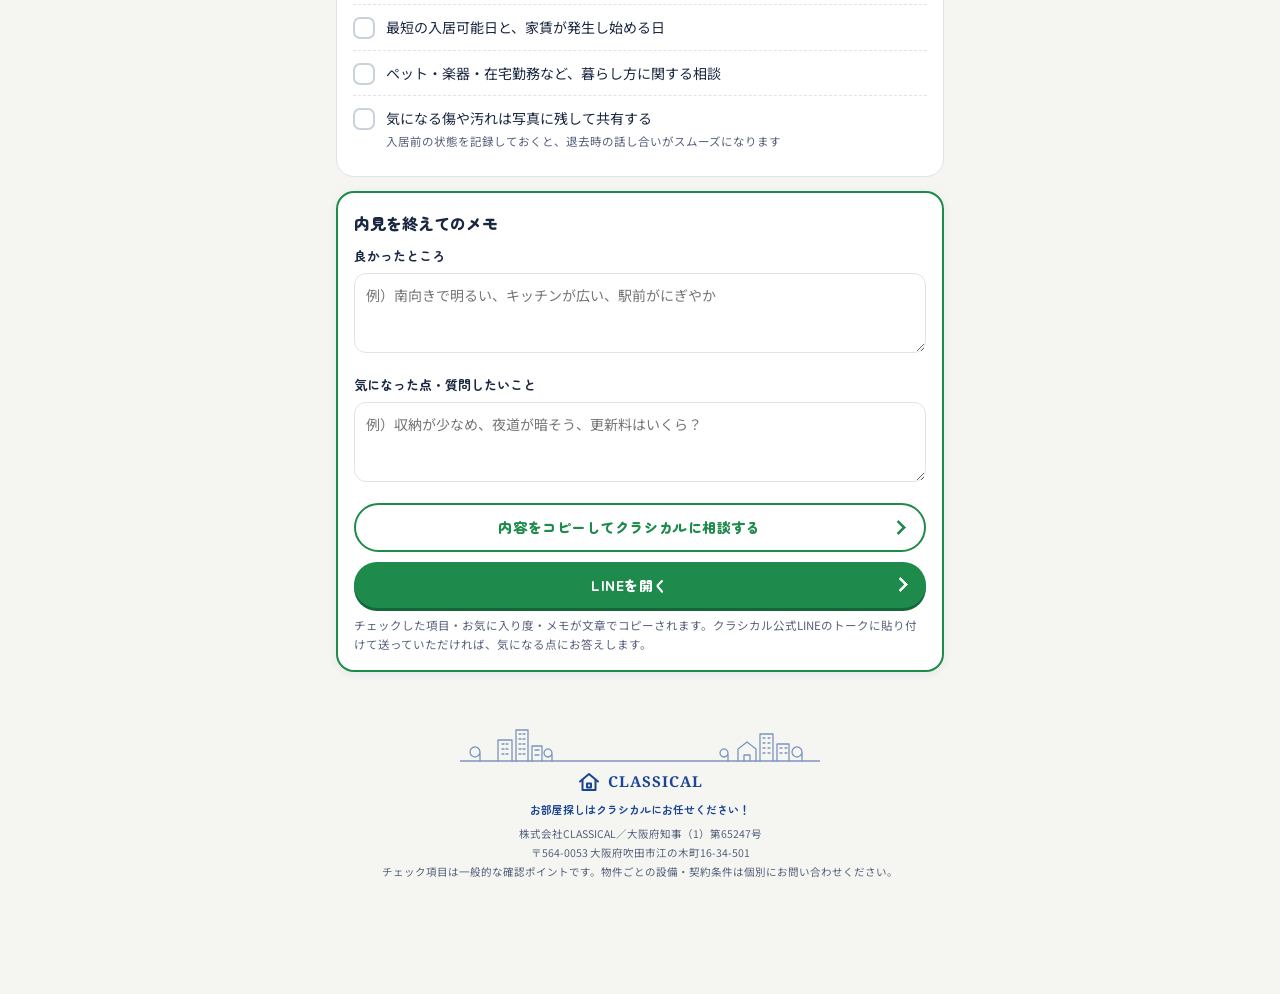
<file: tools/naiken/index.html>
<!DOCTYPE html>
<html lang="ja">
<head>
<meta charset="UTF-8">
<meta name="viewport" content="width=device-width, initial-scale=1, viewport-fit=cover">
<title>内見チェックシート｜クラシカル</title>
<link rel="preconnect" href="https://fonts.googleapis.com">
<link rel="preconnect" href="https://fonts.gstatic.com" crossorigin>
<link href="https://fonts.googleapis.com/css2?family=Zen+Maru+Gothic:wght@500;700;900&family=Noto+Sans+JP:wght@400;500;700&family=Noto+Serif:wght@700&display=swap" rel="stylesheet">
<link rel="stylesheet" href="../../assets/classical.css">
<style>
*{box-sizing:border-box;-webkit-tap-highlight-color:transparent}
html,body{margin:0;padding:0}
body{font-family:var(--font-body);color:var(--ink);background:var(--bg);
  font-size:15px;line-height:1.75;padding-bottom:92px;overflow-x:hidden}
h1,h2,h3{font-family:var(--font-display);margin:0}
button,input,textarea{font:inherit}

.main{max-width:640px;margin:0 auto;padding:0 16px 8px}

/* property tabs */
.tabbar{position:sticky;top:0;z-index:20;background:var(--bg);padding:12px 0 6px}
.tabs{display:flex;gap:7px;overflow-x:auto;padding:2px 2px 6px;scrollbar-width:none}
.tabs::-webkit-scrollbar{display:none}
.tab{flex:0 0 auto;max-width:168px;text-align:left;background:var(--paper);border:1.5px solid var(--line);
  border-radius:14px;padding:6px 14px;cursor:pointer;color:var(--ink)}
.tab .t-name{display:block;font-family:var(--font-display);font-weight:700;font-size:13px;
  white-space:nowrap;overflow:hidden;text-overflow:ellipsis}
.tab .t-meta{display:block;font-size:10.5px;color:var(--ink-60)}
.tab .t-meta em{font-style:normal;color:var(--orange)}
.tab.is-on{border:2px solid var(--c);padding:5.5px 13.5px;background:var(--paper);box-shadow:var(--shadow)}
.tab.is-on .t-name{color:var(--c-deep)}
.tab.tab-new{border-style:dashed;border-color:var(--c);color:var(--c);font-family:var(--font-display);font-weight:700;font-size:12.5px;
  display:flex;align-items:center;border-radius:var(--r-pill)}

/* section boxes (built by JS as .box) */
.box{background:var(--paper);border:1px solid var(--line);border-radius:var(--r-card);padding:16px;margin-bottom:14px}
.box.c-card{border:2.5px solid var(--c);box-shadow:var(--shadow)}
.ttl{display:flex;align-items:center;gap:8px;font-size:16px;font-weight:900;color:var(--ink);margin-bottom:8px}
.ttl .num{width:26px;height:26px;border-radius:50%;background:var(--c);color:#fff;font-size:12.5px;
  display:inline-flex;align-items:center;justify-content:center;flex:0 0 auto;font-weight:900}
.ttl .cnt{margin-left:auto;font-family:var(--font-body);font-size:11.5px;font-weight:500;color:var(--ink-60);white-space:nowrap}
.ttl .cnt.all{color:var(--c);font-weight:700}
.small{font-size:11.5px;color:var(--ink-60);line-height:1.65;margin:0}

/* name */
.namebox label{display:block;font-size:12px;font-weight:700;color:var(--c-deep);margin-bottom:2px;font-family:var(--font-display)}
.namebox input{width:100%;border:0;border-bottom:2px solid var(--line);background:none;outline:none;
  padding:4px 0;font-family:var(--font-display);font-size:18px;font-weight:700;color:var(--ink)}
.namebox input:focus{border-color:var(--c)}
.privacy{margin:12px 0 0;padding:10px 12px;background:var(--mist);border-radius:12px;font-size:11.5px;line-height:1.7;color:var(--ink-60)}
.privacy strong{color:var(--navy)}
.intro{font-size:13px;color:var(--ink-60);margin:0 2px 12px}

/* progress */
.meter{display:flex;align-items:center;gap:12px;background:var(--paper);border:1px solid var(--line);border-radius:var(--r-pill);
  padding:10px 16px;margin-bottom:14px}
.meter-l{font-size:12px;font-weight:700;color:var(--ink-60);white-space:nowrap;font-family:var(--font-display)}
.track{flex:1;height:9px;background:var(--mist);border-radius:6px;overflow:hidden}
.track i{display:block;height:100%;width:0;background:var(--c);border-radius:6px;transition:width .3s}
.track i.full{background:var(--orange)}
.meter-v{font-family:var(--font-display);font-weight:900;font-size:15px;color:var(--orange);min-width:58px;text-align:right}

/* rating */
.rate{display:flex;gap:7px}
.rate button{flex:1;aspect-ratio:1/1;max-height:62px;border:1.5px solid var(--line);background:var(--paper);border-radius:14px;
  font-size:24px;line-height:1;color:#CFD8E6;cursor:pointer;transition:.15s}
.rate button.lit{color:var(--orange);border-color:#F9C9A2;background:#FFF6EE}
.rate button:active{transform:scale(.94)}
.rate-cap{font-size:12px;color:var(--ink-60);margin:8px 0 0;min-height:1.6em}
.rate-cap b{color:var(--orange)}

/* checklist */
.item{display:flex;gap:11px;align-items:flex-start;padding:10px 0;border-top:1px dashed var(--line);cursor:pointer;font-size:14px}
.ttl + .item{border-top:0}
.item input{appearance:none;-webkit-appearance:none;margin:2px 0 0;flex:0 0 auto;width:22px;height:22px;border-radius:7px;
  border:2px solid #C9D1DD;background:var(--paper);position:relative;cursor:pointer;transition:.15s}
.item input:checked{background:var(--c);border-color:var(--c)}
.item input:checked::after{content:"";position:absolute;left:6px;top:2px;width:6px;height:11px;border:solid #fff;
  border-width:0 2.5px 2.5px 0;transform:rotate(45deg)}
.item input:focus-visible{outline:3px solid var(--orange);outline-offset:2px}
.item .txt{flex:1;min-width:0}
.item input:checked + .txt .main-t{color:var(--ink-60);text-decoration:line-through;text-decoration-color:#B9C5D6}
.item .sub-t{display:block;font-size:11.5px;color:var(--ink-60);line-height:1.6;margin-top:1px}

/* memo */
.mlabel{display:block;font-family:var(--font-display);font-weight:700;font-size:13px;margin:0 0 5px}
.mlabel.mt{margin-top:14px}
textarea{width:100%;min-height:80px;resize:vertical;border:1.5px solid var(--line);border-radius:12px;padding:10px 11px;
  font-size:14px;line-height:1.7;color:var(--ink);background:var(--paper);outline:none}
textarea:focus{border-color:var(--c)}

.btn-stack{display:grid;gap:10px;margin-top:14px}
.btn-stack .c-btn{font-size:14px}

/* bottom bar */
.dock{position:fixed;left:0;right:0;bottom:0;z-index:30;background:rgba(255,255,255,.96);
  -webkit-backdrop-filter:blur(10px);backdrop-filter:blur(10px);border-top:1px solid var(--line)}
.dock-in{max-width:640px;margin:0 auto;padding:10px 16px calc(12px + env(safe-area-inset-bottom));display:flex;gap:8px}
.dock .c-btn{flex:1;width:auto;min-width:0;padding:8px 6px;font-size:13.5px;letter-spacing:.02em;white-space:nowrap}
.dock .c-btn.ghost{border-width:1.5px}
.dock #saveNow{flex:1.15}

/* sheets */
.overlay{position:fixed;inset:0;z-index:50;background:rgba(26,39,64,.42);display:none;align-items:flex-end;justify-content:center}
.overlay.show{display:flex}
.panel{background:var(--paper);width:100%;max-width:640px;max-height:86vh;overflow:auto;border-radius:22px 22px 0 0;
  border-top:3px solid var(--c);padding:18px 16px calc(18px + env(safe-area-inset-bottom))}
.panel h3{font-size:17px;font-weight:900;color:var(--ink);margin-bottom:10px}
.rec{display:flex;align-items:center;gap:8px;padding:11px 0;border-bottom:1px dashed var(--line)}
.rec-i{flex:1;min-width:0}
.rec-n{font-family:var(--font-display);font-weight:700;font-size:14px;white-space:nowrap;overflow:hidden;text-overflow:ellipsis}
.rec-d{font-size:11px;color:var(--ink-60)}
.rec button{border:0;cursor:pointer;font-family:var(--font-display);font-weight:700;font-size:12px;padding:7px 12px;border-radius:var(--r-pill)}
.rec .r-open{background:var(--c);color:#fff}
.rec .r-del{background:none;color:#C0392B}
.none{text-align:center;color:var(--ink-60);font-size:13px;padding:22px 0}
.preview{display:block;width:100%;border:1px solid var(--line);border-radius:12px}

.toast{position:fixed;left:50%;bottom:104px;transform:translate(-50%,10px);max-width:calc(100% - 32px);background:var(--ink);color:#fff;
  font-family:var(--font-display);font-weight:700;font-size:13px;padding:10px 18px;border-radius:22px;opacity:0;
  pointer-events:none;transition:.25s;z-index:60;text-align:center}
.toast.show{opacity:1;transform:translate(-50%,0)}
@media (prefers-reduced-motion:reduce){*{transition:none!important;animation:none!important}}
</style>
</head>
<body class="is-green">

<header class="c-top">
  <div class="c-top-in">
    <a class="c-back" href="../../index.html">‹ 特典一覧</a>
    <a class="c-logo" href="../../index.html" aria-label="CLASSICAL トップ">
      <svg viewBox="0 0 24 24" fill="none" stroke="currentColor" stroke-width="2" stroke-linecap="round" stroke-linejoin="round" aria-hidden="true"><path d="M3 11.5 12 4l9 7.5"/><path d="M5.5 10v10h13V10"/><path d="M10 13.5h4v4h-4z"/></svg>
      <b>CLASSICAL</b>
    </a>
  </div>
</header>
<section class="c-hero">
  <span class="c-icon"><svg viewBox="0 0 24 24" aria-hidden="true"><path d="M3 11 11 4l8 7"/><path d="M5 9.5V19h6"/><circle cx="16.5" cy="15.5" r="3"/><path d="m18.7 17.7 2.3 2.3"/></svg></span>
  <div>
    <h1>内見チェックシート</h1>
    <p><em>1日の暮らしの順</em>にチェック。物件ごとに記録が残せます。</p>
  </div>
</section>

<main class="main">
  <div class="tabbar"><div class="tabs" id="tabs" role="tablist" aria-label="物件の切り替え"></div></div>

  <section class="box c-card namebox">
    <label for="propName">物件名（あとから変更できます）</label>
    <input id="propName" type="text" placeholder="例）〇〇ハイツ 203号室" autocomplete="off">
    <p class="privacy">記録は<strong>お使いの端末のブラウザ内だけ</strong>に保存され、クラシカルを含むどこにも送信されません。
      ほかのスマホやパソコンからは見られず、履歴・サイトデータを削除すると消えてしまいます。大事な記録は「画像で保存」もしておくと安心です。</p>
  </section>

  <p class="intro">帰宅してから休日まで、実際の1日をなぞるように確認ポイントを並べています。粗探しではなく「ここで暮らしたらどうなるか」を思い描くためのシートです。気になる物件はタブを増やして、見比べてください。</p>

  <div class="meter">
    <span class="meter-l">確認済み</span>
    <div class="track"><i id="meterBar"></i></div>
    <span class="meter-v" id="meterVal">0 / 0</span>
  </div>

  <section class="box">
    <h2 class="ttl">お部屋の第一印象</h2>
    <div class="rate" id="rate" role="group" aria-label="お気に入り度">
      <button type="button" data-v="1" aria-label="1">★</button><button type="button" data-v="2" aria-label="2">★</button><button type="button" data-v="3" aria-label="3">★</button><button type="button" data-v="4" aria-label="4">★</button><button type="button" data-v="5" aria-label="5">★</button>
    </div>
    <p class="rate-cap" id="rateCap">内見のあとで付けてOK。複数の物件を比べるときの目安になります。</p>
  </section>

  <div id="checklist"></div>

  <section class="box c-card">
    <h2 class="ttl">内見を終えてのメモ</h2>
    <label class="mlabel" for="memoGood">良かったところ</label>
    <textarea id="memoGood" placeholder="例）南向きで明るい、キッチンが広い、駅前がにぎやか"></textarea>
    <label class="mlabel mt" for="memoWorry">気になった点・質問したいこと</label>
    <textarea id="memoWorry" placeholder="例）収納が少なめ、夜道が暗そう、更新料はいくら？"></textarea>
    <div class="btn-stack">
      <button type="button" class="c-btn ghost" data-copy><span>内容をコピーしてクラシカルに相談する</span></button>
      <a class="c-btn is-green" id="lineBtn" href="#" target="_blank" rel="noopener"><span>LINEを開く</span></a>
    </div>
    <p class="small" style="margin-top:8px">チェックした項目・お気に入り度・メモが文章でコピーされます。クラシカル公式LINEのトークに貼り付けて送っていただければ、気になる点にお答えします。</p>
  </section>
</main>

<footer class="c-foot">
  <div class="c-sky" aria-hidden="true"></div>
  <a class="c-logo" href="../../index.html"><svg viewBox="0 0 24 24" fill="none" stroke="currentColor" stroke-width="2" stroke-linecap="round" stroke-linejoin="round" aria-hidden="true"><path d="M3 11.5 12 4l9 7.5"/><path d="M5.5 10v10h13V10"/><path d="M10 13.5h4v4h-4z"/></svg><b>CLASSICAL</b></a>
  <span class="c-tagline">お部屋探しはクラシカルにお任せください！</span>
  株式会社CLASSICAL／大阪府知事（1）第65247号<br>
  〒564-0053 大阪府吹田市江の木町16-34-501<br>
  チェック項目は一般的な確認ポイントです。物件ごとの設備・契約条件は個別にお問い合わせください。
</footer>

<nav class="dock">
  <div class="dock-in">
    <button type="button" class="c-btn ghost no-arrow" id="openList">記録一覧</button>
    <button type="button" class="c-btn ghost no-arrow" id="openImg">画像で保存</button>
    <button type="button" class="c-btn no-arrow" id="saveNow">保存する</button>
  </div>
</nav>

<div class="overlay" id="listSheet" role="dialog" aria-modal="true" aria-labelledby="listTtl">
  <div class="panel">
    <h3 id="listTtl">保存した記録</h3>
    <p class="privacy" style="margin:0 0 8px">この一覧はこの端末のブラウザ内にだけあります。機種変更や履歴の削除では引き継がれません。</p>
    <div id="recList"></div>
    <button type="button" class="c-btn ghost no-arrow" data-close style="margin-top:14px">閉じる</button>
  </div>
</div>

<div class="overlay" id="imgSheet" role="dialog" aria-modal="true" aria-labelledby="imgTtl">
  <div class="panel">
    <h3 id="imgTtl">画像を長押しで保存できます</h3>
    <img class="preview" id="previewImg" alt="内見チェックの記録画像">
    <div class="btn-stack">
      <a class="c-btn" id="dlLink" download><span>画像をダウンロード</span></a>
      <button type="button" class="c-btn ghost no-arrow" data-copy>文章としてコピー</button>
      <button type="button" class="c-btn ghost no-arrow" data-close>閉じる</button>
    </div>
  </div>
</div>

<div class="toast" id="toast" role="status" aria-live="polite"></div>

<script>
const LINE_ID = "@770zgakn";  // 公式LINEのベーシックID
const LINE_TEXT = "内見チェックシートを使って相談したいです";  // トークの入力欄にあらかじめ入る文章（空 "" にすると入力欄は空で開きます）
const LINE_URL = "https://line.me/R/oaMessage/" + encodeURIComponent(LINE_ID) + "/" + (LINE_TEXT ? "?" + encodeURIComponent(LINE_TEXT) : "");

/* ===== チェック項目（id は保存データのキー。変更しないこと） ===== */
const SECTIONS = [
  { t: "駅から帰ってくるまで", items: [
    ["walk", "駅から物件まで自分の足で歩いてみる", "広告の「徒歩◯分」は道路距離80mを1分として計算した数字。坂道や信号待ちは含まれません"],
    ["night", "夜の帰り道の明るさと人通り", "気になる場合は、日が暮れてからもう一度歩いてみるのがおすすめ"],
    ["shop", "帰り道にスーパー・コンビニ・ドラッグストアがあるか"],
    ["common", "エントランスや廊下など共用部の雰囲気", "掲示物やゴミ置き場がきれいだと、管理が行き届いているサイン"],
    ["mail", "郵便受けの大きさと宅配ボックスの有無", "ネット通販をよく使う人は特に要チェック"],
    ["bike", "自転車・バイクの置き場所と空き状況"],
    ["genkan", "玄関の広さと靴箱の容量（傘や靴が収まるか）"],
    ["key", "鍵のタイプ（ディンプルキー・オートロックなど）"]
  ]},
  { t: "料理をする", items: [
    ["fridge", "冷蔵庫置き場の幅・奥行き・高さ", "今の冷蔵庫や買う予定のサイズと照らし合わせましょう"],
    ["stove", "コンロの口数と、調理スペースの広さ"],
    ["kstorage", "シンク下・吊り戸棚にどのくらい収納できるか"],
    ["water", "蛇口をひねって水の勢いと排水の流れを確認"],
    ["trash", "キッチン周りにゴミ箱を置くスペースがあるか"]
  ]},
  { t: "お風呂・眠るまで", items: [
    ["washer", "洗濯機置き場の内寸と防水パン・蛇口の位置", "ドラム式を使う予定なら、扉の開く向きも含めて確認"],
    ["vanity", "洗面台まわりのコンセントと収納", "ドライヤーや歯ブラシ、コスメの置き場所をイメージ"],
    ["shower", "シャワーヘッドの高さ調節ができるか"],
    ["bath", "追い焚き・浴室乾燥機などの設備"],
    ["fan", "換気扇を回して音と効き具合を確認"],
    ["quiet", "少し黙って、室内で聞こえる生活音に耳をすます"],
    ["outside", "窓を開けて、車や線路など外の音を確かめる"],
    ["light", "寝る位置から見た、朝の光の入り方"]
  ]},
  { t: "くつろぐ・働く", items: [
    ["layout", "ベッドやソファを置く場所に立ってイメージする"],
    ["measure", "メジャーで壁や窓の幅を測る（今の家具が入るか）"],
    ["outlet", "コンセントの数と位置", "ベッド横やデスク周りにあるかで、住み心地が大きく変わります"],
    ["tvnet", "テレビ端子・インターネット回線の差し込み口の位置"],
    ["signal", "各部屋でスマホの電波がつながるか", "奥の部屋や窓のない部屋だけ圏外、ということも"],
    ["aircon", "エアコンの製造年", "室内機の側面などのラベルで確認できます。古いものは交換を相談できる場合も"],
    ["view", "窓からの眺めと、隣の建物との距離（視線が気にならないか）"],
    ["doors", "ドアや窓、引き戸をすべて開け閉めしてみる"]
  ]},
  { t: "休日の過ごし方", items: [
    ["closet", "クローゼットの奥行き（布団やスーツケースが入るか）"],
    ["pipe", "ハンガーパイプの高さ（ロングコートが吊るせるか）"],
    ["balcony", "ベランダの広さと物干し金具の高さ"],
    ["sun", "洗濯物を干す時間帯の日当たり"],
    ["town", "近所に気軽に行けるお店・カフェ・公園があるか"],
    ["garbage", "ゴミの収集日・分別ルール・出す場所"]
  ]},
  { t: "契約前に聞いておきたいこと", items: [
    ["initial", "初期費用の合計金額と、その内訳"],
    ["renewal", "更新料・更新事務手数料の有無と金額"],
    ["moveout", "退去時のクリーニング費用と、原状回復の負担範囲"],
    ["early", "短期解約違約金の条件", "1年未満など短期間で退去すると違約金がかかる契約もあります"],
    ["date", "最短の入居可能日と、家賃が発生し始める日"],
    ["life", "ペット・楽器・在宅勤務など、暮らし方に関する相談"],
    ["photo", "気になる傷や汚れは写真に残して共有する", "入居前の状態を記録しておくと、退去時の話し合いがスムーズになります"]
  ]}
];
const ALL_IDS = SECTIONS.flatMap(s => s.items.map(i => i[0]));
const TOTAL = ALL_IDS.length;

/* ===== ストレージ ===== */
const KEY = "classical-naiken-records";
let memStore = null;
const db = {
  load() {
    try { const v = JSON.parse(localStorage.getItem(KEY) || "[]"); return Array.isArray(v) ? v : []; }
    catch (e) { return memStore ? JSON.parse(JSON.stringify(memStore)) : []; }
  },
  save(list) {
    memStore = JSON.parse(JSON.stringify(list));
    try { localStorage.setItem(KEY, JSON.stringify(list)); } catch (e) {}
  }
};

/* ===== DOM ===== */
const $ = id => document.getElementById(id);
const esc = s => String(s).replace(/[&<>"']/g, c => ({"&":"&amp;","<":"&lt;",">":"&gt;",'"':"&quot;","'":"&#39;"}[c]));
const today = () => new Date().toLocaleDateString("ja-JP");
const starStr = n => "★".repeat(n) + "☆".repeat(5 - n);

(function buildList() {
  let h = "";
  SECTIONS.forEach((s, si) => {
    h += '<section class="box" data-sec="' + si + '"><h2 class="ttl"><span class="num">' + (si + 1) + '</span>' + esc(s.t) +
         '<span class="cnt" data-cnt="' + si + '"></span></h2>';
    s.items.forEach(([id, t, sub]) => {
      h += '<label class="item"><input type="checkbox" data-id="' + id + '"><span class="txt"><span class="main-t">' + esc(t) + '</span>' +
           (sub ? '<span class="sub-t">' + esc(sub) + '</span>' : '') + '</span></label>';
    });
    h += '</section>';
  });
  $("checklist").innerHTML = h;
})();
const boxes = Array.from(document.querySelectorAll("#checklist input[type=checkbox]"));

const lineBtn = $("lineBtn");
lineBtn.href = LINE_URL;

/* ===== 状態 ===== */
let curId = null;
let rating = 0;
const RATE_CAP = ["内見のあとで付けてOK。複数の物件を比べるときの目安になります。",
  "<b>★1</b> いまひとつ", "<b>★2</b> 少し気になる点あり", "<b>★3</b> 候補のひとつ", "<b>★4</b> かなり気に入った", "<b>★5</b> ここに住みたい！"];

function toast(msg) {
  const el = $("toast"); el.textContent = msg; el.classList.add("show");
  clearTimeout(toast._t); toast._t = setTimeout(() => el.classList.remove("show"), 1900);
}
function countChecked(o) { return o && o.checks ? ALL_IDS.filter(id => o.checks[id]).length : 0; }

function updateProgress() {
  const done = boxes.filter(b => b.checked).length;
  const bar = $("meterBar");
  bar.style.width = (TOTAL ? done / TOTAL * 100 : 0) + "%";
  bar.classList.toggle("full", done === TOTAL);
  $("meterVal").textContent = done + " / " + TOTAL;
  SECTIONS.forEach((s, si) => {
    const ids = s.items.map(i => i[0]);
    const d = boxes.filter(b => ids.includes(b.dataset.id) && b.checked).length;
    const el = document.querySelector('[data-cnt="' + si + '"]');
    el.textContent = d === ids.length ? "✓ 完了" : d + " / " + ids.length;
    el.classList.toggle("all", d === ids.length);
  });
}
function setRating(v) {
  rating = v;
  Array.from($("rate").children).forEach(b => {
    const on = +b.dataset.v <= v;
    b.classList.toggle("lit", on);
    b.setAttribute("aria-pressed", on ? "true" : "false");
  });
  $("rateCap").innerHTML = RATE_CAP[v];
}

function newRecord(name) {
  return { id: Date.now().toString(36) + Math.random().toString(36).slice(2, 6), name: name,
           date: today(), checks: {}, stars: 0, good: "", worry: "" };
}
function readForm() {
  const checks = {};
  boxes.forEach(b => { if (b.checked) checks[b.dataset.id] = 1; });
  return { id: curId || newRecord("").id, name: $("propName").value.trim() || "名前未設定の物件",
           date: today(), checks, stars: rating, good: $("memoGood").value, worry: $("memoWorry").value };
}
function fillForm(o) {
  curId = o.id;
  $("propName").value = o.name || "";
  boxes.forEach(b => { b.checked = !!(o.checks && o.checks[b.dataset.id]); });
  setRating(o.stars || 0);
  $("memoGood").value = o.good || "";
  $("memoWorry").value = o.worry || "";
  updateProgress();
}
function persist(silent) {
  const o = readForm(), list = db.load();
  const i = list.findIndex(x => x.id === o.id);
  if (i >= 0) list[i] = o; else list.push(o);
  db.save(list); curId = o.id;
  try { localStorage.setItem(KEY + "-current", curId); } catch (e) {}
  renderTabs();
  if (!silent) toast("「" + o.name + "」を保存しました");
}
let autoTimer;
function autoSave() { clearTimeout(autoTimer); autoTimer = setTimeout(() => persist(true), 500); }

/* ===== 物件タブ ===== */
function renderTabs() {
  let list = db.load();
  if (!list.length) { const r = newRecord("物件 1"); list = [r]; db.save(list); fillForm(r); }
  if (!list.some(o => o.id === curId)) fillForm(list[0]);
  let h = "";
  list.forEach(o => {
    h += '<button type="button" class="tab' + (o.id === curId ? " is-on" : "") + '" role="tab" aria-selected="' + (o.id === curId) +
         '" data-id="' + esc(o.id) + '"><span class="t-name">' + esc(o.name || "名前未設定") + '</span><span class="t-meta">' +
         (o.stars ? '<em>' + "★".repeat(o.stars) + '</em>　' : "") + countChecked(o) + " / " + TOTAL + '</span></button>';
  });
  h += '<button type="button" class="tab tab-new" id="addTab">＋ 物件を追加</button>';
  $("tabs").innerHTML = h;
}
$("tabs").addEventListener("click", e => {
  const b = e.target.closest("button"); if (!b) return;
  clearTimeout(autoTimer);
  persist(true);
  if (b.id === "addTab") {
    const list = db.load(), r = newRecord("物件 " + (list.length + 1));
    list.push(r); db.save(list); fillForm(r); persist(true);
    $("propName").focus(); $("propName").select();
    toast("新しい物件を追加しました");
  } else {
    const o = db.load().find(x => x.id === b.dataset.id);
    if (o) { fillForm(o); persist(true); }
    window.scrollTo({ top: 0, behavior: "smooth" });
  }
});

/* ===== 入力イベント ===== */
boxes.forEach(b => b.addEventListener("change", () => { updateProgress(); autoSave(); }));
["propName", "memoGood", "memoWorry"].forEach(id => $(id).addEventListener("input", autoSave));
$("rate").addEventListener("click", e => {
  const b = e.target.closest("button"); if (!b) return;
  const v = +b.dataset.v; setRating(v === rating ? 0 : v); autoSave();
});
$("saveNow").addEventListener("click", () => { clearTimeout(autoTimer); persist(false); });

/* ===== 記録一覧 ===== */
function openSheet(id) { $(id).classList.add("show"); }
function closeSheets() { document.querySelectorAll(".overlay.show").forEach(m => m.classList.remove("show")); }
function renderRecords() {
  const list = db.load();
  $("recList").innerHTML = list.length ? list.map(o =>
    '<div class="rec"><div class="rec-i"><div class="rec-n">' + esc(o.name || "名前未設定") + '</div><div class="rec-d">' +
    esc(o.date || "") + '　確認 ' + countChecked(o) + " / " + TOTAL + (o.stars ? "　" + starStr(o.stars) : "") + '</div></div>' +
    '<button type="button" class="r-open" data-id="' + esc(o.id) + '">開く</button>' +
    '<button type="button" class="r-del" data-id="' + esc(o.id) + '">削除</button></div>').join("")
    : '<p class="none">保存された記録はまだありません</p>';
}
$("openList").addEventListener("click", () => { clearTimeout(autoTimer); persist(true); renderRecords(); openSheet("listSheet"); });
$("recList").addEventListener("click", e => {
  const b = e.target.closest("button"); if (!b) return;
  const id = b.dataset.id, list = db.load();
  if (b.classList.contains("r-open")) {
    const o = list.find(x => x.id === id);
    if (o) { fillForm(o); persist(true); }
    closeSheets(); toast("記録を開きました");
  } else {
    const o = list.find(x => x.id === id);
    if (!confirm("「" + (o ? o.name : "") + "」を削除しますか？\nこの操作は元に戻せません。")) return;
    db.save(list.filter(x => x.id !== id));
    renderRecords(); renderTabs();
    toast("削除しました");
  }
});
document.querySelectorAll("[data-close]").forEach(b => b.addEventListener("click", closeSheets));
document.querySelectorAll(".overlay").forEach(m => m.addEventListener("click", e => { if (e.target === m) closeSheets(); }));
document.addEventListener("keydown", e => { if (e.key === "Escape") closeSheets(); });

/* ===== テキストコピー ===== */
function collect() {
  return SECTIONS.map(s => ({ t: s.t, items: s.items.map(([id, t]) => ({ t, c: !!boxes.find(b => b.dataset.id === id).checked })) }));
}
function buildText() {
  const name = $("propName").value.trim() || "名前未設定の物件";
  let t = "【内見チェックシート】" + name + "\n";
  t += "確認済み " + boxes.filter(b => b.checked).length + " / " + TOTAL + "\n";
  if (rating) t += "お気に入り度 " + starStr(rating) + "\n";
  collect().forEach(s => {
    const on = s.items.filter(i => i.c);
    if (!on.length) return;
    t += "\n■ " + s.t + "\n" + on.map(i => "・" + i.t).join("\n") + "\n";
  });
  const g = $("memoGood").value.trim(), w = $("memoWorry").value.trim();
  if (g) t += "\n■ 良かったところ\n" + g + "\n";
  if (w) t += "\n■ 気になった点・質問したいこと\n" + w + "\n";
  return t;
}
function copyText() {
  const text = buildText();
  const ok = () => { toast("コピーしました。LINEのトークに貼り付けてください"); closeSheets(); };
  const fallback = () => {
    const ta = document.createElement("textarea");
    ta.value = text; ta.setAttribute("readonly", ""); ta.style.cssText = "position:fixed;top:0;left:0;opacity:0";
    document.body.appendChild(ta); ta.select();
    try { document.execCommand("copy") ? ok() : toast("コピーできませんでした"); } catch (e) { toast("コピーできませんでした"); }
    document.body.removeChild(ta);
  };
  if (navigator.clipboard && navigator.clipboard.writeText) navigator.clipboard.writeText(text).then(ok, fallback);
  else fallback();
}
document.querySelectorAll("[data-copy]").forEach(b => b.addEventListener("click", copyText));

/* ===== 画像で保存 ===== */
function wrapText(ctx, text, maxW) {
  const lines = []; let line = "";
  for (const ch of text) {
    if (ch === "\n") { lines.push(line); line = ""; continue; }
    if (ctx.measureText(line + ch).width > maxW && line) { lines.push(line); line = ch; } else line += ch;
  }
  if (line) lines.push(line);
  return lines;
}
async function makeImage() {
  try { if (document.fonts && document.fonts.ready) await document.fonts.ready; } catch (e) {}
  const W = 880, P = 44, LH = 36, F = '"Noto Sans JP",sans-serif';
  const cv = document.createElement("canvas"), ctx = cv.getContext("2d");
  const name = $("propName").value.trim() || "名前未設定の物件";
  const secs = collect();
  const g = $("memoGood").value.trim(), w = $("memoWorry").value.trim();
  const rows = [];
  ctx.font = "400 22px " + F;
  secs.forEach(s => {
    const d = s.items.filter(i => i.c).length;
    rows.push({ k: "h", t: s.t, r: d + " / " + s.items.length });
    s.items.forEach(it => wrapText(ctx, it.t, W - P * 2 - 40).forEach((l, i) => rows.push({ k: "i", t: l, c: it.c, first: i === 0 })));
    rows.push({ k: "gap" });
  });
  [["良かったところ", g], ["気になった点・質問したいこと", w]].forEach(([h, v]) => {
    if (!v) return;
    rows.push({ k: "h", t: h });
    wrapText(ctx, v, W - P * 2).forEach(l => rows.push({ k: "m", t: l }));
    rows.push({ k: "gap" });
  });
  const HEAD = 200;
  const H = HEAD + 30 + rows.reduce((a, r) => a + (r.k === "gap" ? 14 : r.k === "h" ? 46 : LH), 0) + 70;
  cv.width = W; cv.height = H;
  ctx.fillStyle = "#FFFFFF"; ctx.fillRect(0, 0, W, H);
  ctx.fillStyle = "#1E8A4C"; ctx.fillRect(0, 0, W, 10);
  ctx.fillStyle = "#DFE3EA"; ctx.fillRect(P, HEAD - 2, W - P * 2, 2);
  ctx.fillStyle = "#1B4592";
  ctx.font = '700 22px "Noto Serif",serif'; ctx.fillText("CLASSICAL", P, 52);
  ctx.fillStyle = "#1E8A4C";
  ctx.font = "700 18px " + F; ctx.fillText("内見チェックシート", P + 150, 51);
  ctx.fillStyle = "#1A2740";
  ctx.font = "700 38px " + F;
  let nm = name; while (ctx.measureText(nm).width > W - P * 2 && nm.length > 1) nm = nm.slice(0, -1);
  if (nm !== name) nm = nm.slice(0, -1) + "…";
  ctx.fillText(nm, P, 112);
  const done = boxes.filter(b => b.checked).length;
  ctx.font = "400 20px " + F; ctx.fillStyle = "#55607A";
  ctx.fillText(today() + "　確認済み " + done + " / " + TOTAL, P, 156);
  if (rating) { ctx.fillStyle = "#F07A1C"; ctx.font = "700 22px " + F; ctx.fillText(starStr(rating), W - P - ctx.measureText(starStr(rating)).width, 156); }
  let y = HEAD + 40;
  rows.forEach(r => {
    if (r.k === "gap") { y += 14; return; }
    if (r.k === "h") {
      y += 10;
      ctx.fillStyle = "#1E8A4C"; ctx.fillRect(P, y - 21, 6, 24);
      ctx.font = "700 24px " + F; ctx.fillStyle = "#1A2740"; ctx.fillText(r.t, P + 16, y);
      if (r.r) { ctx.font = "400 18px " + F; ctx.fillStyle = "#55607A"; ctx.fillText(r.r, W - P - ctx.measureText(r.r).width, y); }
      y += 36; return;
    }
    if (r.k === "m") { ctx.font = "400 22px " + F; ctx.fillStyle = "#1A2740"; ctx.fillText(r.t, P, y); y += LH; return; }
    if (r.first) {
      const bx = P, by = y - 20;
      if (r.c) { ctx.fillStyle = "#1E8A4C"; ctx.fillRect(bx, by, 22, 22);
        ctx.strokeStyle = "#fff"; ctx.lineWidth = 3; ctx.beginPath(); ctx.moveTo(bx + 5, by + 11); ctx.lineTo(bx + 10, by + 16); ctx.lineTo(bx + 17, by + 6); ctx.stroke(); }
      else { ctx.strokeStyle = "#B9C5D6"; ctx.lineWidth = 2; ctx.strokeRect(bx + 1, by + 1, 20, 20); }
    }
    ctx.font = "400 22px " + F; ctx.fillStyle = r.c ? "#55607A" : "#1A2740"; ctx.fillText(r.t, P + 36, y);
    y += LH;
  });
  ctx.fillStyle = "#55607A"; ctx.font = "400 18px " + F;
  ctx.fillText("株式会社CLASSICAL　大阪府知事（1）第65247号", P, H - 30);
  const url = cv.toDataURL("image/png");
  $("previewImg").src = url;
  $("dlLink").href = url;
  $("dlLink").download = "内見チェック_" + name.replace(/[\\/:*?"<>|]/g, "_") + ".png";
  openSheet("imgSheet");
}
$("openImg").addEventListener("click", () => { clearTimeout(autoTimer); persist(true); makeImage(); });

/* ===== 初期化 ===== */
(function init() {
  const list = db.load();
  let last = null;
  try { last = localStorage.getItem(KEY + "-current"); } catch (e) {}
  const o = list.find(x => x.id === last) || list[list.length - 1];
  if (o) fillForm(o); else updateProgress();
  setRating(rating);
  renderTabs();
})();
</script>
</body>
</html>
</file>
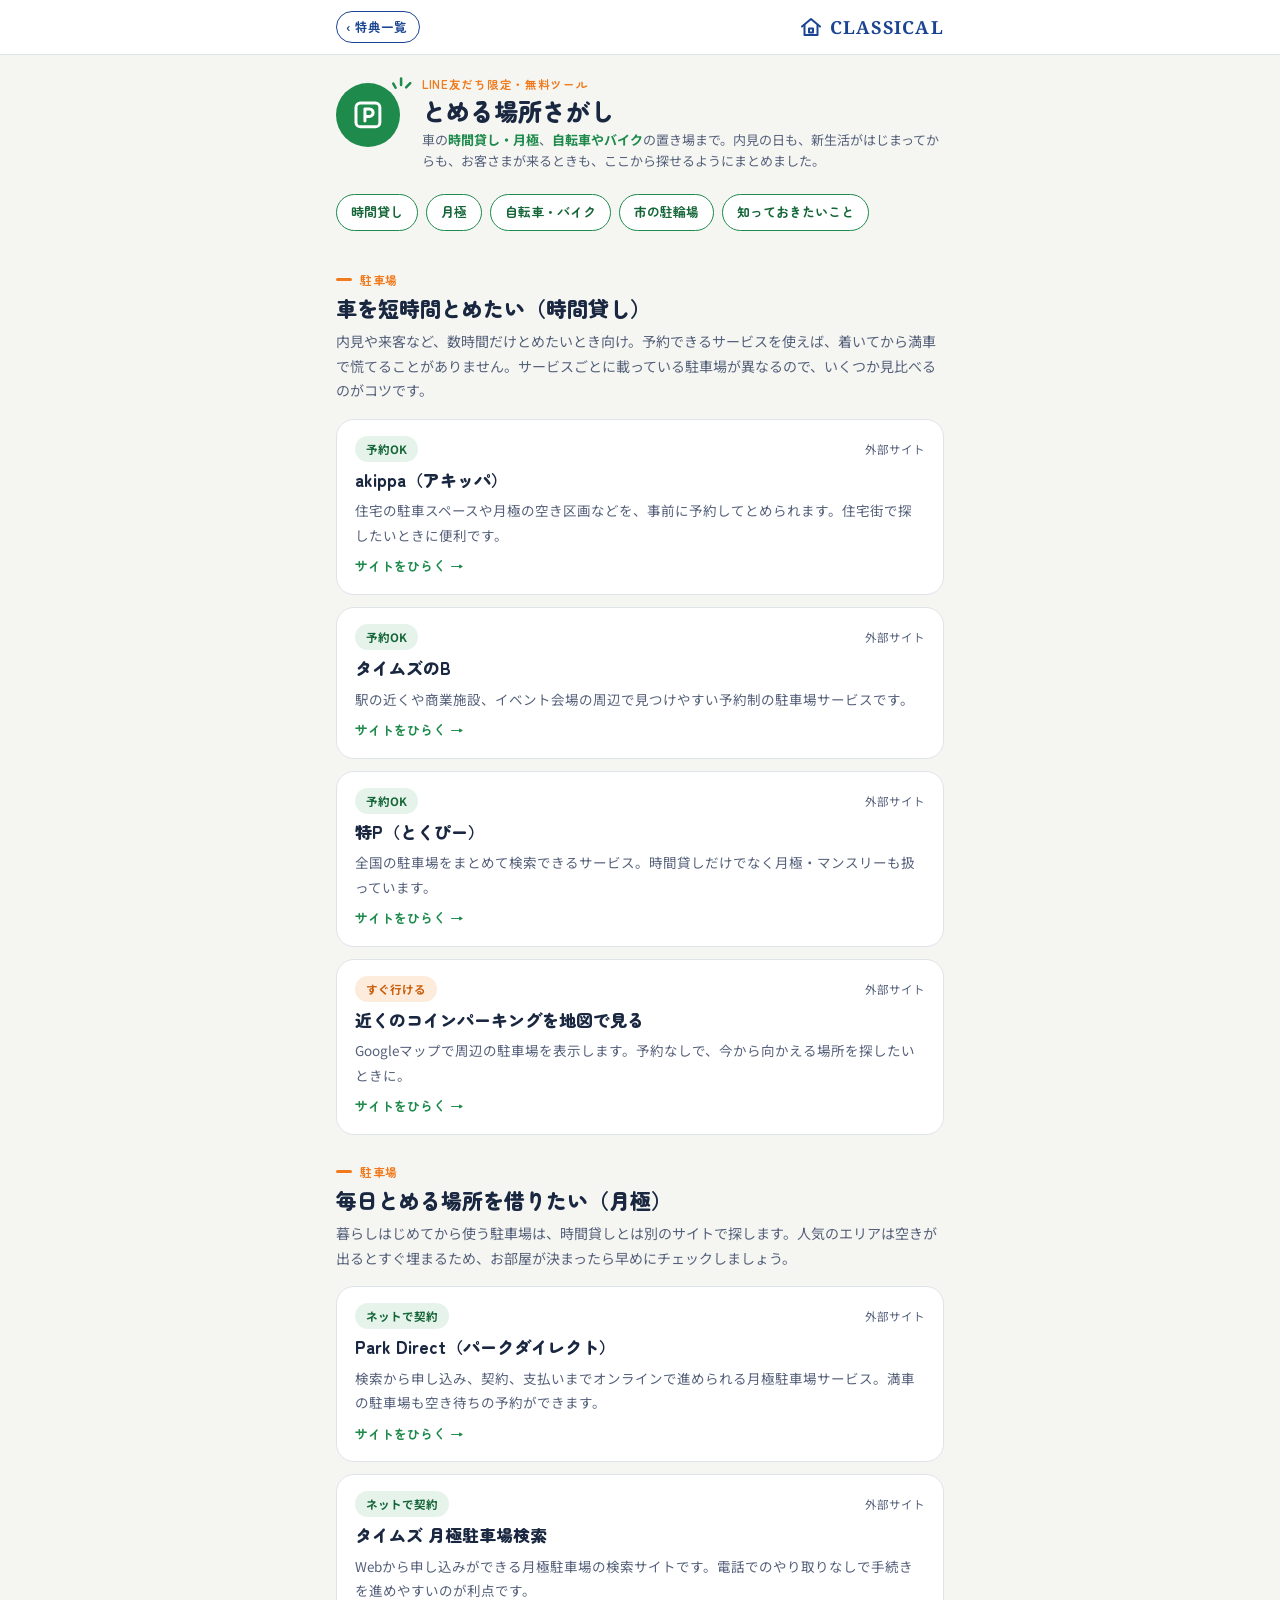
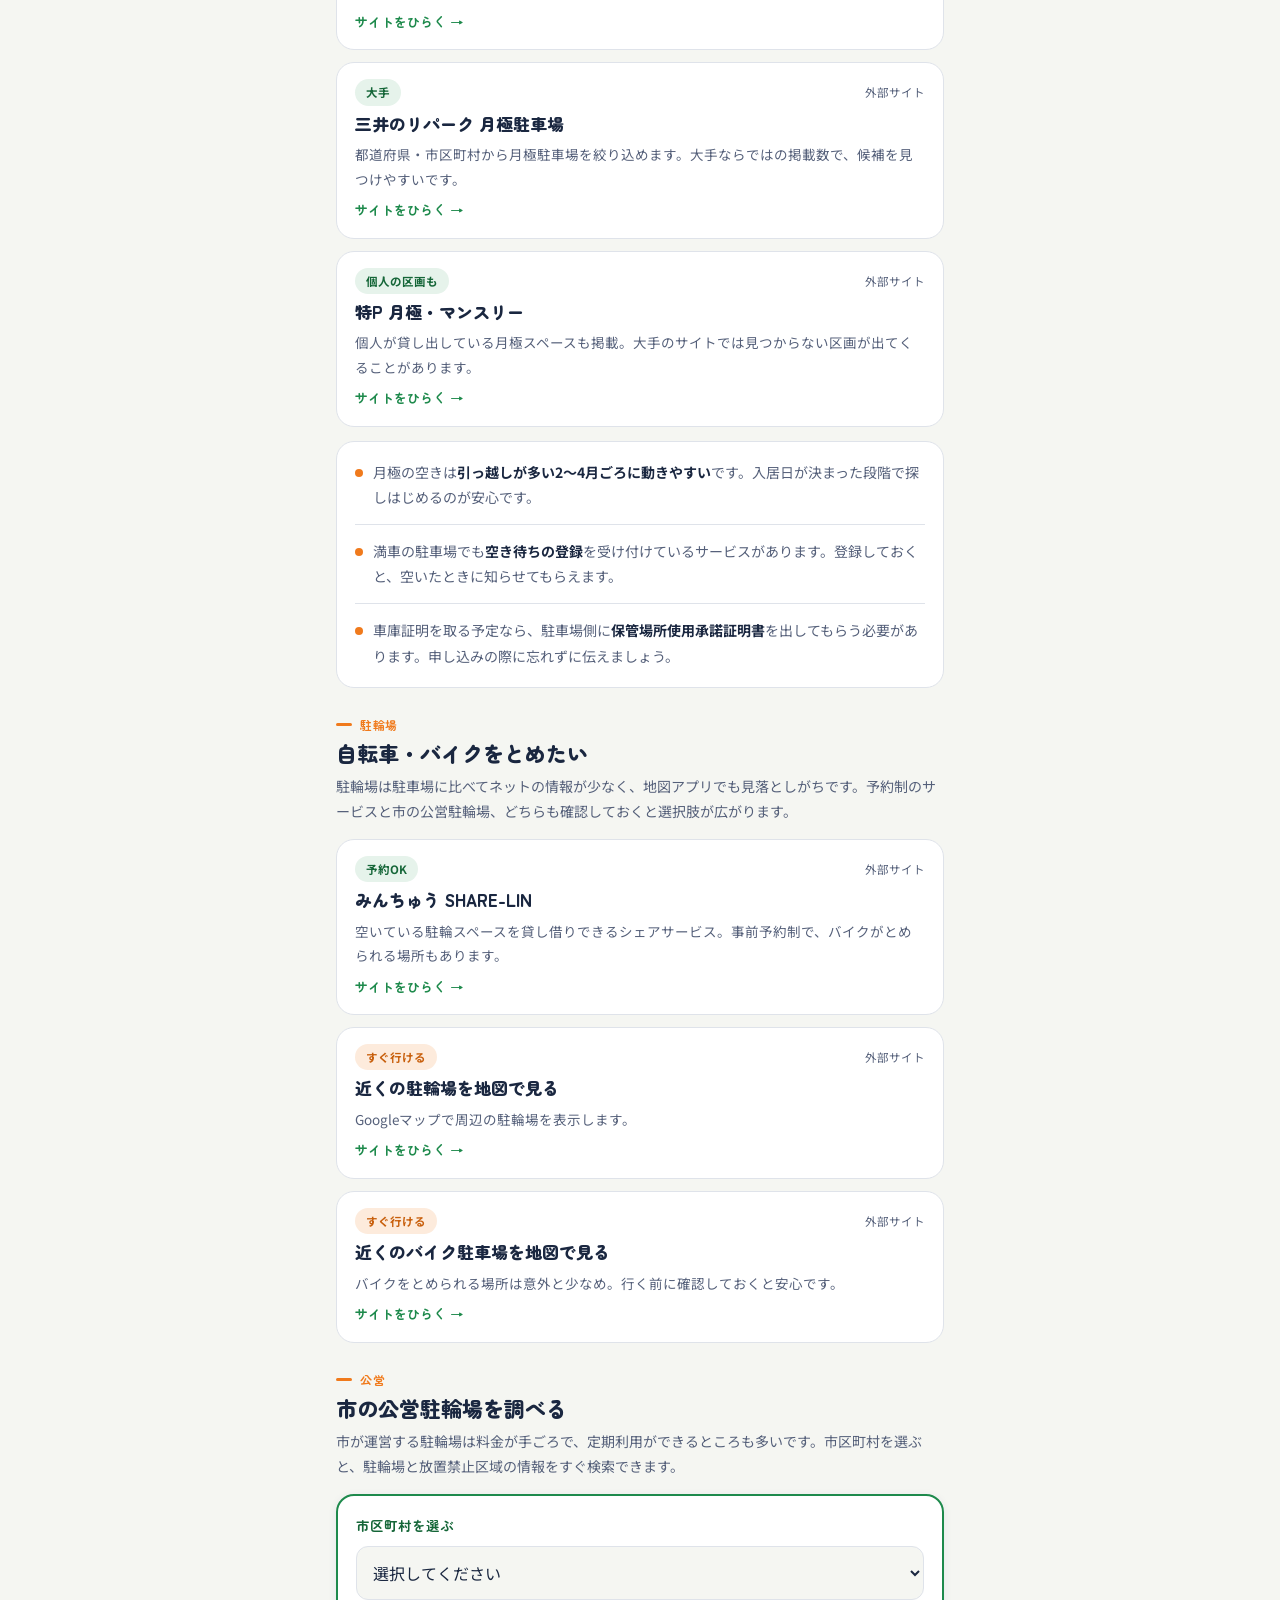
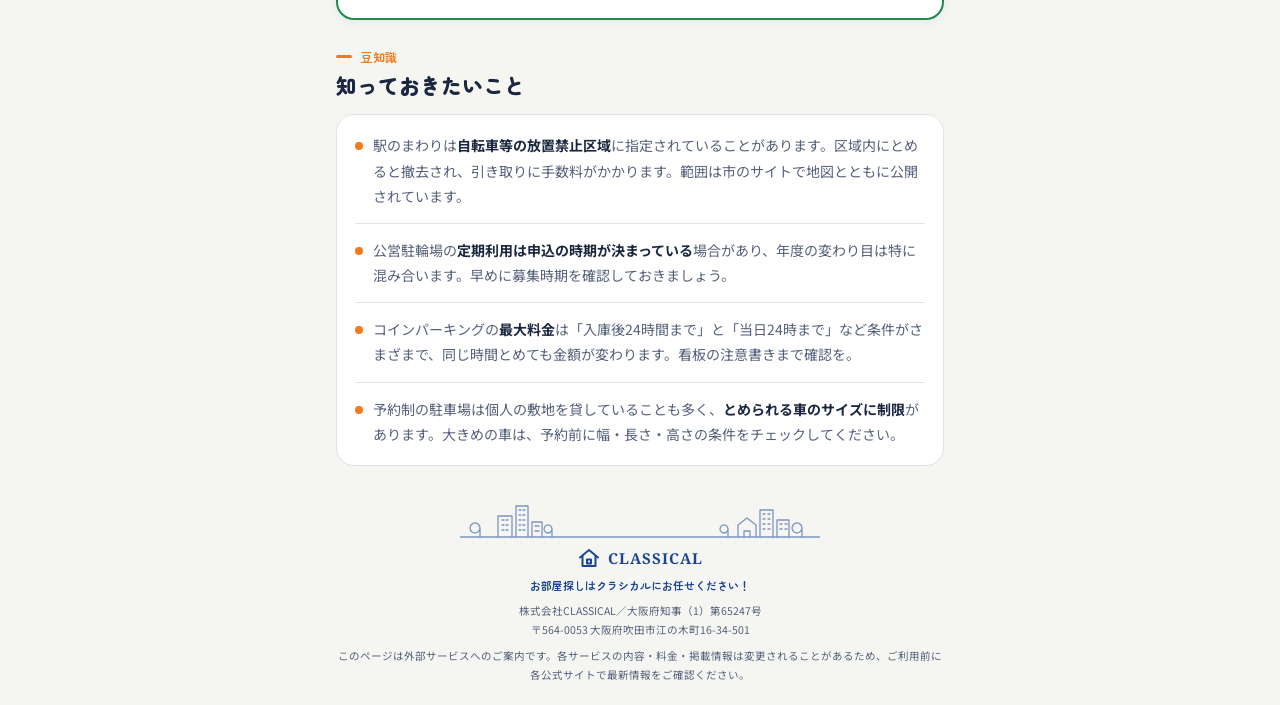
<file: tools/parking/index.html>
<!DOCTYPE html>
<html lang="ja">
<head>
<meta charset="UTF-8">
<meta name="viewport" content="width=device-width, initial-scale=1">
<title>とめる場所さがし｜クラシカル</title>
<meta name="description" content="時間貸し・月極駐車場、駐輪場、バイク置き場、市の公営駐輪場をまとめて探せるリンク集。株式会社CLASSICALのLINE友だち限定特典です。">
<link rel="preconnect" href="https://fonts.googleapis.com">
<link rel="preconnect" href="https://fonts.gstatic.com" crossorigin>
<link href="https://fonts.googleapis.com/css2?family=Zen+Maru+Gothic:wght@500;700;900&family=Noto+Sans+JP:wght@400;500;700&family=Noto+Serif:wght@700&display=swap" rel="stylesheet">
<link rel="stylesheet" href="../../assets/classical.css">
<style>
*{box-sizing:border-box;margin:0;padding:0}
html{-webkit-text-size-adjust:100%;scroll-behavior:smooth}
body{
  background:var(--bg);color:var(--ink);
  font-family:var(--font-body);font-size:15px;line-height:1.75;
  overflow-x:hidden;
}
a{color:inherit}
h1,h2,h3{font-family:var(--font-display)}

.c-hero{align-items:flex-start}
.c-hero .c-icon{margin-top:8px}
.c-hero p.kicker{margin:0 0 2px;font-size:11.5px;font-weight:700;letter-spacing:.06em;color:var(--orange);font-family:var(--font-display)}

/* jump chips */
.jump{display:flex;flex-wrap:wrap;gap:8px;padding:16px;max-width:640px;margin:0 auto}
.jump a{
  padding:6px 14px;border-radius:var(--r-pill);background:var(--paper);border:1.5px solid var(--c);
  font-size:13px;font-weight:700;color:var(--c-deep);text-decoration:none;font-family:var(--font-display);
}
.jump a:hover{background:#EAF5EE}

/* blocks */
.block{padding:22px 16px 4px;max-width:640px;margin:0 auto;scroll-margin-top:8px}
.eyebrow{display:flex;align-items:center;gap:8px;font-size:12px;font-weight:700;color:var(--orange);letter-spacing:.06em;font-family:var(--font-display)}
.eyebrow::before{content:"";width:16px;height:3px;border-radius:2px;background:var(--orange)}
.block h2{font-size:21px;font-weight:900;color:var(--ink);line-height:1.4;margin-top:4px}
.block .note{font-size:14px;color:var(--ink-60);margin-top:6px}

.links{display:grid;gap:12px;margin-top:16px}
.svc{
  display:flex;flex-direction:column;gap:6px;background:var(--paper);border-radius:var(--r-card);
  padding:16px 18px;text-decoration:none;border:1px solid var(--line);
  transition:transform .15s,border-color .15s,box-shadow .15s;
}
.svc:hover{transform:translateY(-2px);border-color:var(--c);box-shadow:var(--shadow)}
.svc-head{display:flex;align-items:center;justify-content:space-between;gap:10px}
.chip{
  display:inline-block;font-size:11.5px;font-weight:700;padding:3px 11px;border-radius:var(--r-pill);
  background:#E6F3EB;color:var(--c-deep);white-space:nowrap;
}
.chip.now{background:#FDEBDC;color:var(--orange-deep)}
.svc-name{font-family:var(--font-display);font-size:17px;font-weight:900;color:var(--ink);line-height:1.45}
.svc-text{font-size:13.5px;color:var(--ink-60);line-height:1.8}
.svc-go{font-size:13px;font-weight:700;color:var(--c);margin-top:2px;font-family:var(--font-display)}
.ext{font-size:11.5px;color:var(--ink-60)}

/* points list */
.points{margin-top:14px;padding:4px 18px;list-style:none}
.points li{display:flex;gap:10px;padding:14px 0;border-bottom:1px solid var(--line);font-size:14px;color:var(--ink-60);line-height:1.8}
.points li:last-child{border-bottom:0}
.points li::before{content:"";flex:none;width:8px;height:8px;border-radius:50%;background:var(--orange);margin-top:9px}
.points strong{color:var(--ink);font-weight:700}

/* city finder */
.finder{margin-top:16px;padding:18px}
.finder label{display:block;font-size:13.5px;font-weight:700;color:var(--c-deep);margin-bottom:8px;font-family:var(--font-display)}
.finder select{
  width:100%;padding:13px 12px;font:inherit;font-size:16px;color:var(--ink);
  background:var(--bg);border:1.5px solid var(--line);border-radius:12px;appearance:auto;
}
.finder select:focus{outline:3px solid var(--orange);outline-offset:1px}
.result{margin-top:12px;display:grid;gap:10px}
.result[hidden]{display:none}
.result a{
  display:block;padding:13px 14px;border-radius:12px;background:#EEF7F1;text-decoration:none;
  border-left:4px solid var(--c);
}
.result a:hover{background:#E2F1E7}
.result a b{display:block;font-size:14.5px;color:var(--c-deep)}
.result a span{display:block;font-size:12.5px;color:var(--ink-60);margin-top:2px}

/* LINE CTA */

.c-foot .disc{margin-top:8px}

@media (prefers-reduced-motion:reduce){*{transition:none!important;scroll-behavior:auto!important}}
</style>
</head>
<body class="is-green">

<header class="c-top">
  <div class="c-top-in">
    <a class="c-back" href="../../index.html">‹ 特典一覧</a>
    <a class="c-logo" href="../../index.html" aria-label="CLASSICAL トップ">
      <svg viewBox="0 0 24 24" fill="none" stroke="currentColor" stroke-width="2" stroke-linecap="round" stroke-linejoin="round" aria-hidden="true"><path d="M3 11.5 12 4l9 7.5"/><path d="M5.5 10v10h13V10"/><path d="M10 13.5h4v4h-4z"/></svg>
      <b>CLASSICAL</b>
    </a>
  </div>
</header>
<section class="c-hero">
  <span class="c-icon"><svg viewBox="0 0 24 24" aria-hidden="true"><rect x="4" y="4" width="16" height="16" rx="3"/><path d="M10 16V8h3a2.5 2.5 0 0 1 0 5h-3"/></svg></span>
  <div>
    <p class="kicker">LINE友だち限定・無料ツール</p>
    <h1>とめる場所さがし</h1>
    <p>車の<em>時間貸し・月極</em>、<em>自転車やバイク</em>の置き場まで。内見の日も、新生活がはじまってからも、お客さまが来るときも、ここから探せるようにまとめました。</p>
  </div>
</section>

<nav class="jump" aria-label="ページ内メニュー">
  <a href="#hourly">時間貸し</a>
  <a href="#monthly">月極</a>
  <a href="#cycle">自転車・バイク</a>
  <a href="#public">市の駐輪場</a>
  <a href="#hints">知っておきたいこと</a>
</nav>

<main>
  <section class="block" id="hourly">
    <p class="eyebrow">駐車場</p>
    <h2>車を短時間とめたい（時間貸し）</h2>
    <p class="note">内見や来客など、数時間だけとめたいとき向け。予約できるサービスを使えば、着いてから満車で慌てることがありません。サービスごとに載っている駐車場が異なるので、いくつか見比べるのがコツです。</p>
    <div class="links" id="list-hourly"></div>
  </section>

  <section class="block" id="monthly">
    <p class="eyebrow">駐車場</p>
    <h2>毎日とめる場所を借りたい（月極）</h2>
    <p class="note">暮らしはじめてから使う駐車場は、時間貸しとは別のサイトで探します。人気のエリアは空きが出るとすぐ埋まるため、お部屋が決まったら早めにチェックしましょう。</p>
    <div class="links" id="list-monthly"></div>
    <ul class="points c-panel">
      <li><span>月極の空きは<strong>引っ越しが多い2〜4月ごろに動きやすい</strong>です。入居日が決まった段階で探しはじめるのが安心です。</span></li>
      <li><span>満車の駐車場でも<strong>空き待ちの登録</strong>を受け付けているサービスがあります。登録しておくと、空いたときに知らせてもらえます。</span></li>
      <li><span>車庫証明を取る予定なら、駐車場側に<strong>保管場所使用承諾証明書</strong>を出してもらう必要があります。申し込みの際に忘れずに伝えましょう。</span></li>
    </ul>
  </section>

  <section class="block" id="cycle">
    <p class="eyebrow">駐輪場</p>
    <h2>自転車・バイクをとめたい</h2>
    <p class="note">駐輪場は駐車場に比べてネットの情報が少なく、地図アプリでも見落としがちです。予約制のサービスと市の公営駐輪場、どちらも確認しておくと選択肢が広がります。</p>
    <div class="links" id="list-cycle"></div>
  </section>

  <section class="block" id="public">
    <p class="eyebrow">公営</p>
    <h2>市の公営駐輪場を調べる</h2>
    <p class="note">市が運営する駐輪場は料金が手ごろで、定期利用ができるところも多いです。市区町村を選ぶと、駐輪場と放置禁止区域の情報をすぐ検索できます。</p>
    <div class="finder c-card">
      <label for="city">市区町村を選ぶ</label>
      <select id="city">
        <option value="">選択してください</option>
      </select>
      <div class="result" id="city-result" hidden aria-live="polite"></div>
    </div>
  </section>

  <section class="block" id="hints">
    <p class="eyebrow">豆知識</p>
    <h2>知っておきたいこと</h2>
    <ul class="points c-panel">
      <li><span>駅のまわりは<strong>自転車等の放置禁止区域</strong>に指定されていることがあります。区域内にとめると撤去され、引き取りに手数料がかかります。範囲は市のサイトで地図とともに公開されています。</span></li>
      <li><span>公営駐輪場の<strong>定期利用は申込の時期が決まっている</strong>場合があり、年度の変わり目は特に混み合います。早めに募集時期を確認しておきましょう。</span></li>
      <li><span>コインパーキングの<strong>最大料金</strong>は「入庫後24時間まで」と「当日24時まで」など条件がさまざまで、同じ時間とめても金額が変わります。看板の注意書きまで確認を。</span></li>
      <li><span>予約制の駐車場は個人の敷地を貸していることも多く、<strong>とめられる車のサイズに制限</strong>があります。大きめの車は、予約前に幅・長さ・高さの条件をチェックしてください。</span></li>
    </ul>
  </section>

</main>

<footer class="c-foot">
  <div class="c-sky" aria-hidden="true"></div>
  <a class="c-logo" href="../../index.html"><svg viewBox="0 0 24 24" fill="none" stroke="currentColor" stroke-width="2" stroke-linecap="round" stroke-linejoin="round" aria-hidden="true"><path d="M3 11.5 12 4l9 7.5"/><path d="M5.5 10v10h13V10"/><path d="M10 13.5h4v4h-4z"/></svg><b>CLASSICAL</b></a>
  <span class="c-tagline">お部屋探しはクラシカルにお任せください！</span>
  株式会社CLASSICAL／大阪府知事（1）第65247号<br>〒564-0053 大阪府吹田市江の木町16-34-501
  <p class="disc">このページは外部サービスへのご案内です。各サービスの内容・料金・掲載情報は変更されることがあるため、ご利用前に各公式サイトで最新情報をご確認ください。</p>
</footer>

<script>

/* 外部サービス一覧（アフィリエイトリンクに変える場合は、該当セクションに「PR」「広告」表記を入れてください） */
const MAP = q => "https://www.google.com/maps/search/" + encodeURIComponent(q);
const SEARCH = q => "https://www.google.com/search?q=" + encodeURIComponent(q);

const HOURLY = [
  { name:"akippa（アキッパ）", tag:"予約OK", url:"https://www.akippa.com/",
    text:"住宅の駐車スペースや月極の空き区画などを、事前に予約してとめられます。住宅街で探したいときに便利です。" },
  { name:"タイムズのB", tag:"予約OK", url:"https://btimes.jp/",
    text:"駅の近くや商業施設、イベント会場の周辺で見つけやすい予約制の駐車場サービスです。" },
  { name:"特P（とくぴー）", tag:"予約OK", url:"https://toku-p.earth-car.com/",
    text:"全国の駐車場をまとめて検索できるサービス。時間貸しだけでなく月極・マンスリーも扱っています。" },
  { name:"近くのコインパーキングを地図で見る", tag:"すぐ行ける", now:true, url:MAP("駐車場"),
    text:"Googleマップで周辺の駐車場を表示します。予約なしで、今から向かえる場所を探したいときに。" }
];
const MONTHLY = [
  { name:"Park Direct（パークダイレクト）", tag:"ネットで契約", url:"https://www.park-direct.jp/",
    text:"検索から申し込み、契約、支払いまでオンラインで進められる月極駐車場サービス。満車の駐車場も空き待ちの予約ができます。" },
  { name:"タイムズ 月極駐車場検索", tag:"ネットで契約", url:"https://times-info.net/monthly/",
    text:"Webから申し込みができる月極駐車場の検索サイトです。電話でのやり取りなしで手続きを進めやすいのが利点です。" },
  { name:"三井のリパーク 月極駐車場", tag:"大手", url:"https://www.repark.jp/parking_user/monthly/",
    text:"都道府県・市区町村から月極駐車場を絞り込めます。大手ならではの掲載数で、候補を見つけやすいです。" },
  { name:"特P 月極・マンスリー", tag:"個人の区画も", url:"https://toku-p.earth-car.com/",
    text:"個人が貸し出している月極スペースも掲載。大手のサイトでは見つからない区画が出てくることがあります。" }
];
const CYCLE = [
  { name:"みんちゅう SHARE-LIN", tag:"予約OK", url:"https://www.min-chu.jp/",
    text:"空いている駐輪スペースを貸し借りできるシェアサービス。事前予約制で、バイクがとめられる場所もあります。" },
  { name:"近くの駐輪場を地図で見る", tag:"すぐ行ける", now:true, url:MAP("駐輪場"),
    text:"Googleマップで周辺の駐輪場を表示します。" },
  { name:"近くのバイク駐車場を地図で見る", tag:"すぐ行ける", now:true, url:MAP("バイク駐車場"),
    text:"バイクをとめられる場所は意外と少なめ。行く前に確認しておくと安心です。" }
];

/* 大阪府内の市区町村（参考ツールと同じ範囲） */
const CITIES = {
  "大阪市":["大阪市北区","大阪市都島区","大阪市福島区","大阪市此花区","大阪市中央区","大阪市西区",
    "大阪市港区","大阪市大正区","大阪市天王寺区","大阪市浪速区","大阪市西淀川区","大阪市淀川区",
    "大阪市東淀川区","大阪市東成区","大阪市生野区","大阪市旭区","大阪市城東区","大阪市鶴見区",
    "大阪市阿倍野区","大阪市住之江区","大阪市住吉区","大阪市東住吉区","大阪市平野区","大阪市西成区"],
  "府内の市":["堺市","岸和田市","豊中市","池田市","吹田市","泉大津市","高槻市","貝塚市","守口市","枚方市",
    "茨木市","八尾市","泉佐野市","富田林市","寝屋川市","河内長野市","松原市","大東市","和泉市",
    "箕面市","柏原市","羽曳野市","門真市","摂津市","高石市","藤井寺市","東大阪市","泉南市",
    "四條畷市","交野市","大阪狭山市","阪南市"]
};

const esc = s => String(s).replace(/[&<>"']/g, c => ({"&":"&amp;","<":"&lt;",">":"&gt;",'"':"&quot;","'":"&#39;"}[c]));

function renderList(id, items){
  document.getElementById(id).innerHTML = items.map(x =>
    '<a class="svc" href="' + esc(x.url) + '" target="_blank" rel="noopener">' +
      '<span class="svc-head"><span class="chip' + (x.now ? ' now' : '') + '">' + esc(x.tag) + '</span>' +
      '<span class="ext">外部サイト</span></span>' +
      '<span class="svc-name">' + esc(x.name) + '</span>' +
      '<span class="svc-text">' + esc(x.text) + '</span>' +
      '<span class="svc-go">サイトをひらく →</span>' +
    '</a>'
  ).join("");
}
renderList("list-hourly", HOURLY);
renderList("list-monthly", MONTHLY);
renderList("list-cycle", CYCLE);

const sel = document.getElementById("city");
Object.keys(CITIES).forEach(group => {
  const og = document.createElement("optgroup");
  og.label = group;
  CITIES[group].forEach(c => {
    const o = document.createElement("option");
    o.value = c; o.textContent = c;
    og.appendChild(o);
  });
  sel.appendChild(og);
});

const out = document.getElementById("city-result");
function showCity(){
  const c = sel.value;
  if (!c){ out.hidden = true; out.innerHTML = ""; return; }
  out.innerHTML =
    '<a href="' + esc(SEARCH(c + " 自転車駐車場 駐輪場")) + '" target="_blank" rel="noopener">' +
      '<b>' + esc(c) + 'の公営駐輪場をさがす</b><span>場所・料金・定期利用の申し込み方法など</span></a>' +
    '<a href="' + esc(SEARCH(c + " 自転車 放置禁止区域")) + '" target="_blank" rel="noopener">' +
      '<b>' + esc(c) + 'の放置禁止区域をさがす</b><span>撤去の対象になるエリアの地図など</span></a>';
  out.hidden = false;
}
sel.addEventListener("change", showCity);
showCity();
</script>
</body>
</html>
</file>
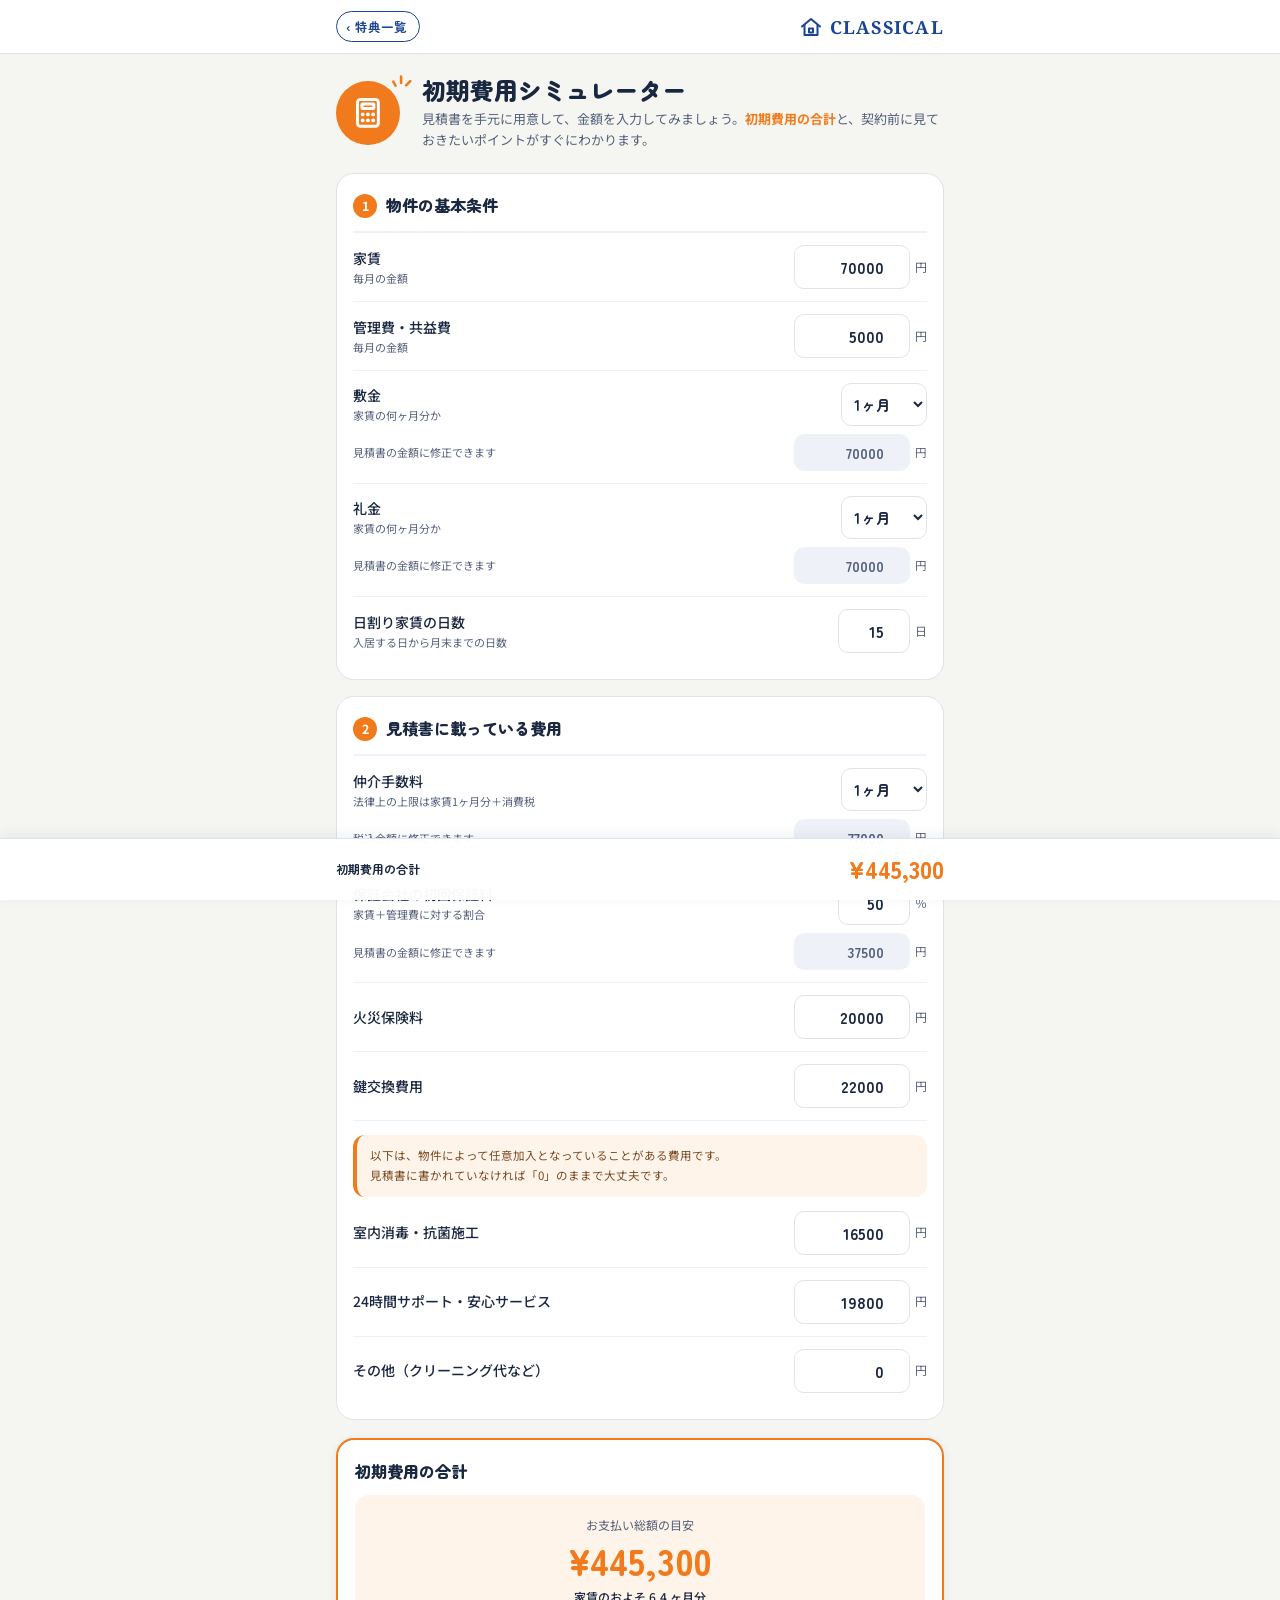
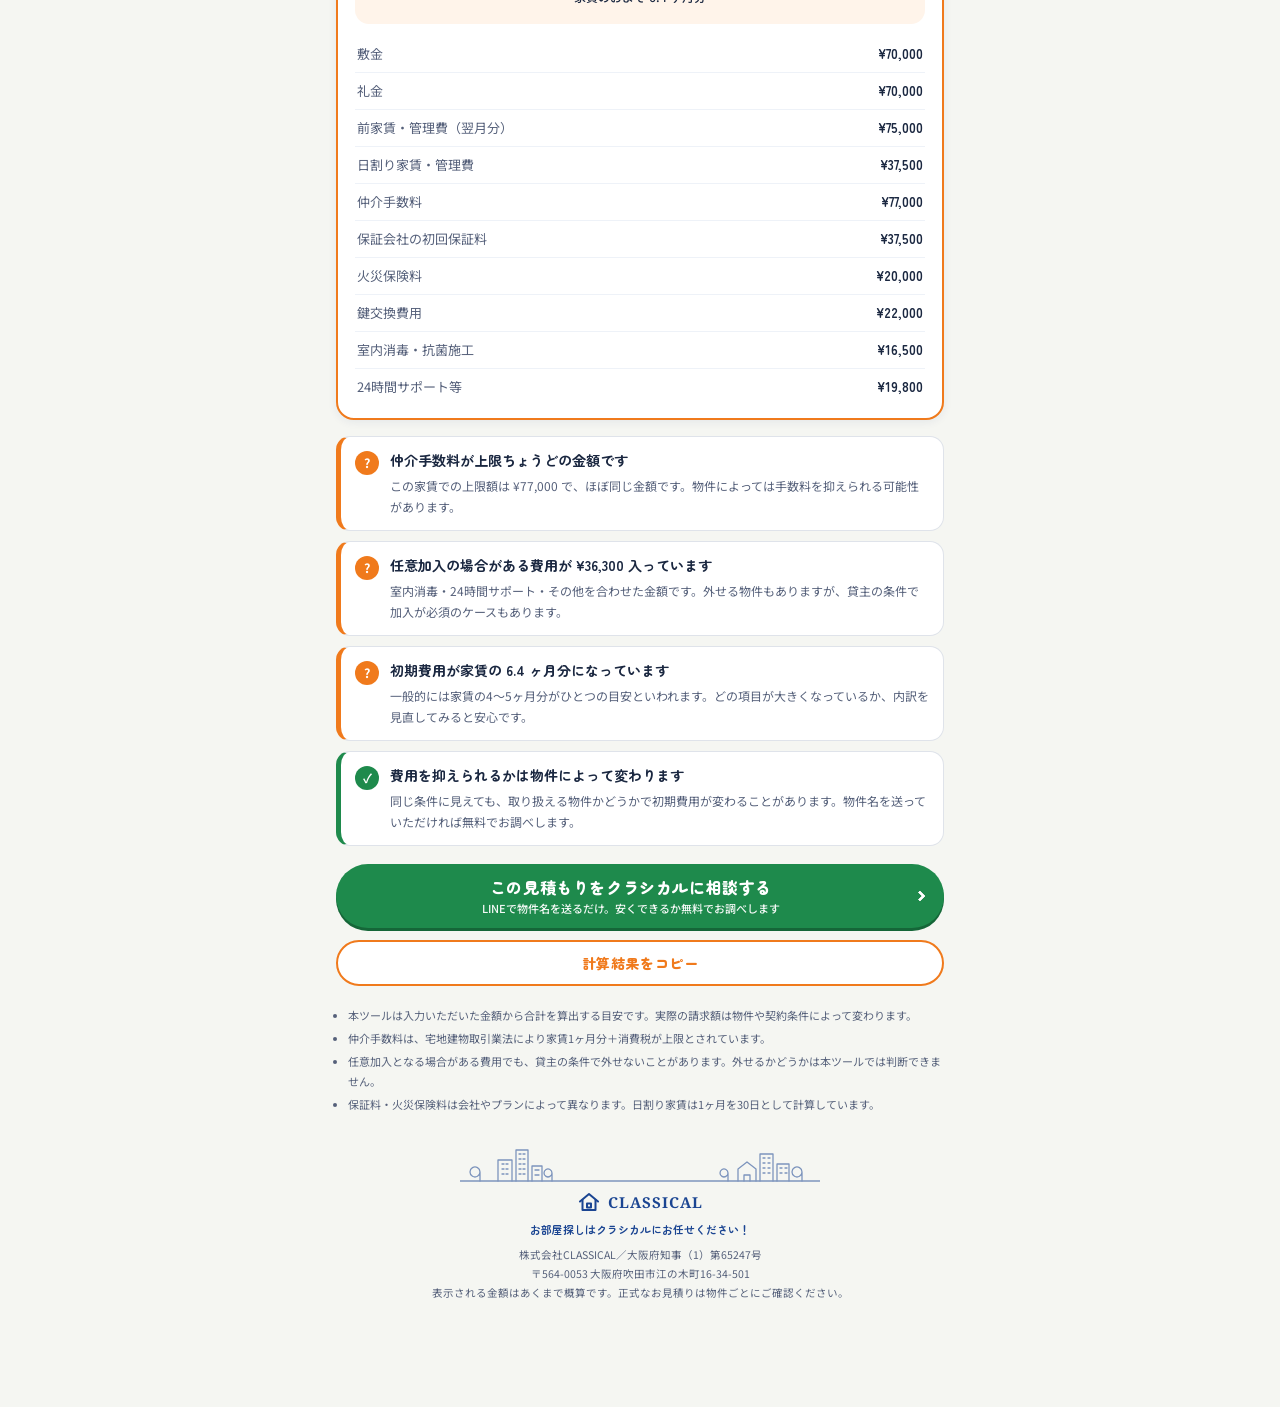
<file: tools/shokihiyou/index.html>
<!DOCTYPE html>
<html lang="ja">
<head>
<meta charset="UTF-8">
<meta name="viewport" content="width=device-width, initial-scale=1">
<title>初期費用シミュレーター｜株式会社CLASSICAL</title>
<meta name="description" content="家賃と見積書の金額を入力すると、賃貸契約の初期費用の合計と、契約前にチェックしたいポイントがわかります。">
<meta name="robots" content="noindex, nofollow">
<link rel="preconnect" href="https://fonts.googleapis.com">
<link rel="preconnect" href="https://fonts.gstatic.com" crossorigin>
<link href="https://fonts.googleapis.com/css2?family=Zen+Maru+Gothic:wght@500;700;900&family=Noto+Sans+JP:wght@400;500;700&family=Noto+Serif:wght@700&display=swap" rel="stylesheet">
<link rel="stylesheet" href="../../assets/classical.css">
<style>
:root{
  --head:var(--font-display);
  --text:var(--font-body);
  --r:var(--r-card);
}
*,*::before,*::after{box-sizing:border-box}
html,body{margin:0;padding:0}
html{-webkit-text-size-adjust:100%}
body{
  font-family:var(--text);color:var(--ink);background:var(--bg);
  font-size:15px;line-height:1.7;padding-bottom:84px;overflow-x:hidden;
  -webkit-font-smoothing:antialiased;
}
h1,h2,h3,p{margin:0}
.container{max-width:640px;margin:0 auto;padding:0 16px}

/* ===== 入力パネル ===== */
.panel{padding:4px 16px 14px;margin-top:16px}
.panel-title{
  display:flex;align-items:center;gap:9px;
  font-family:var(--head);font-weight:900;font-size:16px;color:var(--ink);
  padding:14px 0 12px;border-bottom:2px solid var(--mist);
}
.step{
  flex:none;width:24px;height:24px;border-radius:50%;background:var(--c);color:#fff;
  font-size:12.5px;display:grid;place-items:center;font-family:var(--text);font-weight:700;
}
.row{padding:12px 0;border-bottom:1px solid var(--mist)}
.row:last-child{border-bottom:none}
.row-main{display:flex;align-items:center;gap:10px}
.row-label{flex:1;min-width:0}
.row-label label{display:block;font-size:14px;font-weight:500;line-height:1.5}
.row-label .hint{display:block;font-size:11px;color:var(--ink-60);line-height:1.5;margin-top:1px}
.ctrl{flex:none;display:flex;align-items:center;gap:5px}
.ctrl .unit{font-size:12px;color:var(--ink-60)}
.num{
  width:116px;padding:9px 10px;border:1.5px solid var(--line);border-radius:10px;
  background:var(--paper);color:var(--ink);text-align:right;
  font-family:var(--head);font-weight:700;font-size:16px;font-variant-numeric:tabular-nums;
}
.num.short{width:72px}
.num:focus,.pick:focus{border-color:var(--c);outline:none;box-shadow:0 0 0 3px rgba(240,122,28,.16)}
.pick{
  padding:9px 8px;border:1.5px solid var(--line);border-radius:10px;background:var(--paper);
  color:var(--ink);font-family:var(--head);font-weight:700;font-size:15px;
}
.override{display:flex;align-items:center;justify-content:flex-end;gap:5px;margin-top:8px}
.override .tip{margin-right:auto;font-size:11px;color:var(--ink-60)}
.override .num{background:var(--mist);border-color:transparent;font-size:14.5px;padding:7px 10px;color:var(--ink-60)}
.override .num:focus{background:var(--paper);color:var(--ink);border-color:var(--c)}
.override .unit{font-size:11.5px;color:var(--ink-60)}
.optional-box{
  margin:14px 0 2px;padding:11px 13px;border-radius:12px;
  background:#FFF4EA;border-left:4px solid var(--orange);
  font-size:11.5px;color:#7A4A22;line-height:1.7;
}

/* ===== 結果 ===== */
.summary{margin-top:18px;padding:18px 17px 12px}
.summary h2{font-family:var(--head);font-weight:900;font-size:16px;color:var(--ink);margin-bottom:10px}
.sum-box{background:#FFF4EA;color:var(--ink);border-radius:14px;padding:16px;text-align:center}
.sum-box .cap{font-size:12px;color:var(--ink-60)}
.sum-value{
  display:block;font-family:var(--head);font-weight:900;font-size:36px;line-height:1.25;
  color:var(--orange);font-variant-numeric:tabular-nums;margin-top:2px;
}
.sum-months{display:block;font-size:12px;color:var(--ink);font-weight:500;margin-top:4px;min-height:1em}
.items{margin:12px 0 0;padding:0}
.items .it{
  display:flex;justify-content:space-between;gap:10px;padding:7px 2px;font-size:13px;
  border-bottom:1px solid var(--mist);
}
.items .it:last-child{border-bottom:none}
.items dt{color:var(--ink-60)}
.items dd{margin:0;font-family:var(--head);font-weight:700;white-space:nowrap;font-variant-numeric:tabular-nums;color:var(--ink)}

/* ===== チェック ===== */
.points{margin-top:16px}
.point{
  display:flex;gap:11px;align-items:flex-start;padding:13px 14px;border-radius:14px;
  margin-bottom:10px;background:var(--paper);border:1px solid var(--line);border-left:5px solid var(--line);
}
.point .mark{
  flex:none;width:24px;height:24px;border-radius:50%;display:grid;place-items:center;
  color:#fff;font-size:12.5px;font-weight:700;margin-top:1px;
}
.point h3{font-family:var(--head);font-weight:700;font-size:14px;line-height:1.5;color:var(--ink)}
.point p{font-size:12px;color:var(--ink-60);line-height:1.75;margin-top:4px}
.point.good{border-left-color:var(--green)} .point.good .mark{background:var(--green)}
.point.alert{border-left-color:#D6402F;background:#FFF5F3} .point.alert .mark{background:#D6402F}
.point.note{border-left-color:var(--orange)} .point.note .mark{background:var(--orange)}

/* ===== アクション ===== */
.btn-line{margin-top:18px;min-height:60px;padding:12px 20px}
.btn-line .tx{text-align:center}
.btn-line strong{display:block;font-family:var(--head);font-weight:900;font-size:16px;line-height:1.4}
.btn-line small{display:block;font-family:var(--text);font-weight:500;font-size:11px;letter-spacing:0;opacity:.95;margin-top:2px;line-height:1.5}
.btn-copy{margin-top:12px;font-size:14px}
.btn-copy.done{border-color:var(--green);color:var(--green)}

.notes{margin:20px 0 0;padding:0 0 0 1.1em;font-size:11px;color:var(--ink-60);line-height:1.8}
.notes li{margin-bottom:3px}

/* ===== 固定バー ===== */
.dock{
  position:fixed;left:0;right:0;bottom:0;z-index:30;
  background:rgba(255,255,255,.97);border-top:1px solid var(--line);
  box-shadow:0 -3px 12px rgba(18,49,107,.07);
  padding:10px 0 calc(10px + env(safe-area-inset-bottom));
}
.dock .container{display:flex;align-items:center;justify-content:space-between;gap:12px}
.dock .lbl{font-size:12px;color:var(--ink);font-weight:700;font-family:var(--head)}
.dock .val{font-family:var(--head);font-weight:900;font-size:24px;color:var(--orange);font-variant-numeric:tabular-nums}
</style>
</head>
<body class="is-orange">

<header class="c-top">
  <div class="c-top-in">
    <a class="c-back" href="../../index.html">‹ 特典一覧</a>
    <a class="c-logo" href="../../index.html" aria-label="CLASSICAL トップ">
      <svg viewBox="0 0 24 24" fill="none" stroke="currentColor" stroke-width="2" stroke-linecap="round" stroke-linejoin="round" aria-hidden="true"><path d="M3 11.5 12 4l9 7.5"/><path d="M5.5 10v10h13V10"/><path d="M10 13.5h4v4h-4z"/></svg>
      <b>CLASSICAL</b>
    </a>
  </div>
</header>
<section class="c-hero">
  <span class="c-icon"><svg viewBox="0 0 24 24" aria-hidden="true"><rect x="5" y="3" width="14" height="18" rx="2"/><rect x="8" y="6" width="8" height="3" rx=".5"/><path d="M8.5 13h.01M12 13h.01M15.5 13h.01M8.5 17h.01M12 17h.01M15.5 17h.01" stroke-width="2.6"/></svg></span>
  <div>
    <h1>初期費用シミュレーター</h1>
    <p>見積書を手元に用意して、金額を入力してみましょう。<em>初期費用の合計</em>と、契約前に見ておきたいポイントがすぐにわかります。</p>
  </div>
</section>

<main class="container">

  <section class="panel c-panel" aria-labelledby="t1">
    <h2 class="panel-title" id="t1"><span class="step">1</span>物件の基本条件</h2>

    <div class="row">
      <div class="row-main">
        <div class="row-label"><label for="rent">家賃</label><span class="hint">毎月の金額</span></div>
        <div class="ctrl"><input class="num" id="rent" type="number" inputmode="numeric" min="0" value="70000"><span class="unit">円</span></div>
      </div>
    </div>

    <div class="row">
      <div class="row-main">
        <div class="row-label"><label for="kanri">管理費・共益費</label><span class="hint">毎月の金額</span></div>
        <div class="ctrl"><input class="num" id="kanri" type="number" inputmode="numeric" min="0" value="5000"><span class="unit">円</span></div>
      </div>
    </div>

    <div class="row">
      <div class="row-main">
        <div class="row-label"><label for="shikiM">敷金</label><span class="hint">家賃の何ヶ月分か</span></div>
        <div class="ctrl">
          <select class="pick" id="shikiM">
            <option value="0">なし</option><option value="0.5">0.5ヶ月</option>
            <option value="1" selected>1ヶ月</option><option value="2">2ヶ月</option><option value="3">3ヶ月</option>
          </select>
        </div>
      </div>
      <div class="override"><span class="tip">見積書の金額に修正できます</span><input class="num" id="shikiY" type="number" inputmode="numeric" min="0" aria-label="敷金の金額"><span class="unit">円</span></div>
    </div>

    <div class="row">
      <div class="row-main">
        <div class="row-label"><label for="reiM">礼金</label><span class="hint">家賃の何ヶ月分か</span></div>
        <div class="ctrl">
          <select class="pick" id="reiM">
            <option value="0">なし</option><option value="0.5">0.5ヶ月</option>
            <option value="1" selected>1ヶ月</option><option value="2">2ヶ月</option><option value="3">3ヶ月</option>
          </select>
        </div>
      </div>
      <div class="override"><span class="tip">見積書の金額に修正できます</span><input class="num" id="reiY" type="number" inputmode="numeric" min="0" aria-label="礼金の金額"><span class="unit">円</span></div>
    </div>

    <div class="row">
      <div class="row-main">
        <div class="row-label"><label for="days">日割り家賃の日数</label><span class="hint">入居する日から月末までの日数</span></div>
        <div class="ctrl"><input class="num short" id="days" type="number" inputmode="numeric" min="0" max="31" value="15"><span class="unit">日</span></div>
      </div>
    </div>
  </section>

  <section class="panel c-panel" aria-labelledby="t2">
    <h2 class="panel-title" id="t2"><span class="step">2</span>見積書に載っている費用</h2>

    <div class="row">
      <div class="row-main">
        <div class="row-label"><label for="feeM">仲介手数料</label><span class="hint">法律上の上限は家賃1ヶ月分＋消費税</span></div>
        <div class="ctrl">
          <select class="pick" id="feeM">
            <option value="0">無料</option><option value="0.5">0.5ヶ月</option><option value="1" selected>1ヶ月</option>
          </select>
        </div>
      </div>
      <div class="override"><span class="tip">税込金額に修正できます</span><input class="num" id="feeY" type="number" inputmode="numeric" min="0" aria-label="仲介手数料の金額（税込）"><span class="unit">円</span></div>
    </div>

    <div class="row">
      <div class="row-main">
        <div class="row-label"><label for="guarP">保証会社の初回保証料</label><span class="hint">家賃＋管理費に対する割合</span></div>
        <div class="ctrl"><input class="num short" id="guarP" type="number" inputmode="decimal" min="0" value="50"><span class="unit">％</span></div>
      </div>
      <div class="override"><span class="tip">見積書の金額に修正できます</span><input class="num" id="guarY" type="number" inputmode="numeric" min="0" aria-label="保証料の金額"><span class="unit">円</span></div>
    </div>

    <div class="row">
      <div class="row-main">
        <div class="row-label"><label for="fire">火災保険料</label></div>
        <div class="ctrl"><input class="num" id="fire" type="number" inputmode="numeric" min="0" value="20000"><span class="unit">円</span></div>
      </div>
    </div>

    <div class="row">
      <div class="row-main">
        <div class="row-label"><label for="key">鍵交換費用</label></div>
        <div class="ctrl"><input class="num" id="key" type="number" inputmode="numeric" min="0" value="22000"><span class="unit">円</span></div>
      </div>
    </div>

    <div class="optional-box">
      以下は、物件によって任意加入となっていることがある費用です。<br>
      見積書に書かれていなければ「0」のままで大丈夫です。
    </div>

    <div class="row">
      <div class="row-main">
        <div class="row-label"><label for="clean">室内消毒・抗菌施工</label></div>
        <div class="ctrl"><input class="num" id="clean" type="number" inputmode="numeric" min="0" value="16500"><span class="unit">円</span></div>
      </div>
    </div>

    <div class="row">
      <div class="row-main">
        <div class="row-label"><label for="support">24時間サポート・安心サービス</label></div>
        <div class="ctrl"><input class="num" id="support" type="number" inputmode="numeric" min="0" value="19800"><span class="unit">円</span></div>
      </div>
    </div>

    <div class="row">
      <div class="row-main">
        <div class="row-label"><label for="other">その他（クリーニング代など）</label></div>
        <div class="ctrl"><input class="num" id="other" type="number" inputmode="numeric" min="0" value="0"><span class="unit">円</span></div>
      </div>
    </div>
  </section>

  <section class="summary c-card" aria-labelledby="t3" aria-live="polite">
    <h2 id="t3">初期費用の合計</h2>
    <div class="sum-box">
      <span class="cap">お支払い総額の目安</span>
      <b class="sum-value" id="sumValue">¥0</b>
      <span class="sum-months" id="sumMonths"></span>
    </div>
    <dl class="items" id="itemList"></dl>
  </section>

  <section class="points" id="pointList" aria-label="確認ポイント"></section>

  <a class="c-btn is-green btn-line" id="lineLink" href="#">
    <span class="tx"><strong>この見積もりをクラシカルに相談する</strong><small>LINEで物件名を送るだけ。安くできるか無料でお調べします</small></span>
  </a>
  <button class="c-btn ghost no-arrow btn-copy" id="copyResult" type="button">計算結果をコピー</button>

  <ul class="notes">
    <li>本ツールは入力いただいた金額から合計を算出する目安です。実際の請求額は物件や契約条件によって変わります。</li>
    <li>仲介手数料は、宅地建物取引業法により家賃1ヶ月分＋消費税が上限とされています。</li>
    <li>任意加入となる場合がある費用でも、貸主の条件で外せないことがあります。外せるかどうかは本ツールでは判断できません。</li>
    <li>保証料・火災保険料は会社やプランによって異なります。日割り家賃は1ヶ月を30日として計算しています。</li>
  </ul>

</main>

<footer class="c-foot">
  <div class="c-sky" aria-hidden="true"></div>
  <a class="c-logo" href="../../index.html"><svg viewBox="0 0 24 24" fill="none" stroke="currentColor" stroke-width="2" stroke-linecap="round" stroke-linejoin="round" aria-hidden="true"><path d="M3 11.5 12 4l9 7.5"/><path d="M5.5 10v10h13V10"/><path d="M10 13.5h4v4h-4z"/></svg><b>CLASSICAL</b></a>
  <span class="c-tagline">お部屋探しはクラシカルにお任せください！</span>
  株式会社CLASSICAL／大阪府知事（1）第65247号<br>
  〒564-0053 大阪府吹田市江の木町16-34-501<br>
  表示される金額はあくまで概算です。正式なお見積りは物件ごとにご確認ください。
</footer>

<div class="dock">
  <div class="container">
    <span class="lbl">初期費用の合計</span>
    <b class="val" id="dockValue">¥0</b>
  </div>
</div>

<script>
const LINE_ID = "@770zgakn";  // 公式LINEのベーシックID
const LINE_TEXT = "初期費用シミュレーターを使って相談したいです";  // トークの入力欄にあらかじめ入る文章（空 "" にすると入力欄は空で開きます）
const LINE_URL = "https://line.me/R/oaMessage/" + encodeURIComponent(LINE_ID) + "/" + (LINE_TEXT ? "?" + encodeURIComponent(LINE_TEXT) : "");

(function(){
  "use strict";
  const el = (id) => document.getElementById(id);

  const readNum = (id) => {
    const v = parseFloat(el(id).value);
    return (isNaN(v) || v < 0) ? 0 : v;
  };
  const fmt = (n) => "¥" + Math.round(n).toLocaleString("ja-JP");

  /* 月数・割合が変わったら、下の金額欄を自動で入れ直す（金額欄は手入力で上書き可） */
  function fillAmounts(){
    const rent = readNum("rent");
    const kanri = readNum("kanri");
    el("shikiY").value = Math.round(rent * parseFloat(el("shikiM").value));
    el("reiY").value   = Math.round(rent * parseFloat(el("reiM").value));
    el("feeY").value   = Math.round(rent * parseFloat(el("feeM").value) * 1.1);
    el("guarY").value  = Math.round((rent + kanri) * readNum("guarP") / 100);
  }

  let resultText = "";

  function update(){
    const rent  = readNum("rent");
    const kanri = readNum("kanri");
    const days  = Math.min(31, Math.max(0, readNum("days")));
    const monthly = rent + kanri;
    const prorated = Math.round(monthly / 30 * days);
    const fee = readNum("feeY");
    const optional = readNum("clean") + readNum("support") + readNum("other");

    const lines = [
      ["敷金", readNum("shikiY")],
      ["礼金", readNum("reiY")],
      ["前家賃・管理費（翌月分）", monthly],
      ["日割り家賃・管理費", prorated],
      ["仲介手数料", fee],
      ["保証会社の初回保証料", readNum("guarY")],
      ["火災保険料", readNum("fire")],
      ["鍵交換費用", readNum("key")],
      ["室内消毒・抗菌施工", readNum("clean")],
      ["24時間サポート等", readNum("support")],
      ["その他", readNum("other")]
    ];
    const total = lines.reduce((s, l) => s + l[1], 0);

    el("sumValue").textContent = fmt(total);
    el("dockValue").textContent = fmt(total);
    el("sumMonths").textContent = rent > 0 ? "家賃のおよそ " + (total / rent).toFixed(1) + " ヶ月分" : "";

    const list = el("itemList");
    list.textContent = "";
    lines.filter((l) => l[1] > 0).forEach((l) => {
      const wrap = document.createElement("div");
      wrap.className = "it";
      const dt = document.createElement("dt"); dt.textContent = l[0];
      const dd = document.createElement("dd"); dd.textContent = fmt(l[1]);
      wrap.append(dt, dd);
      list.appendChild(wrap);
    });

    /* 確認ポイント */
    const limit = Math.floor(rent * 1.1);
    const pts = [];
    if (rent > 0 && fee > limit) {
      pts.push(["alert", "!", "仲介手数料が法定の上限を超えています",
        "この家賃での上限額は " + fmt(limit) + "（家賃1ヶ月分＋消費税）で、入力額はそれより " + fmt(fee - limit) + " 高くなっています。内訳や根拠を担当者に確認しましょう。"]);
    } else if (rent > 0 && fee > 0 && fee >= limit - 100) {
      pts.push(["note", "?", "仲介手数料が上限ちょうどの金額です",
        "この家賃での上限額は " + fmt(limit) + " で、ほぼ同じ金額です。物件によっては手数料を抑えられる可能性があります。"]);
    } else if (rent > 0 && fee > 0) {
      pts.push(["good", "✓", "仲介手数料は上限内に収まっています",
        "この家賃での上限額は " + fmt(limit) + " です。入力額は上限より低い金額になっています。"]);
    }
    if (optional > 0) {
      pts.push(["note", "?", "任意加入の場合がある費用が " + fmt(optional) + " 入っています",
        "室内消毒・24時間サポート・その他を合わせた金額です。外せる物件もありますが、貸主の条件で加入が必須のケースもあります。"]);
    }
    if (rent > 0 && total > rent * 5.5) {
      pts.push(["note", "?", "初期費用が家賃の " + (total / rent).toFixed(1) + " ヶ月分になっています",
        "一般的には家賃の4〜5ヶ月分がひとつの目安といわれます。どの項目が大きくなっているか、内訳を見直してみると安心です。"]);
    }
    pts.push(["good", "✓", "費用を抑えられるかは物件によって変わります",
      "同じ条件に見えても、取り扱える物件かどうかで初期費用が変わることがあります。物件名を送っていただければ無料でお調べします。"]);

    const box = el("pointList");
    box.textContent = "";
    pts.forEach((p) => {
      const card = document.createElement("div");
      card.className = "point " + p[0];
      const mark = document.createElement("span"); mark.className = "mark"; mark.textContent = p[1];
      const body = document.createElement("div");
      const h = document.createElement("h3"); h.textContent = p[2];
      const tx = document.createElement("p"); tx.textContent = p[3];
      body.append(h, tx);
      card.append(mark, body);
      box.appendChild(card);
    });

    resultText =
      "【初期費用シミュレーター 計算結果】\n" +
      "家賃 " + fmt(rent) + "／管理費 " + fmt(kanri) + "\n" +
      lines.filter((l) => l[1] > 0).map((l) => l[0] + "：" + fmt(l[1])).join("\n") +
      "\n---\n合計：" + fmt(total);
  }

  ["rent", "kanri", "shikiM", "reiM", "feeM", "guarP"].forEach((id) => {
    ["input", "change"].forEach((ev) => el(id).addEventListener(ev, () => { fillAmounts(); update(); }));
  });
  ["shikiY", "reiY", "days", "feeY", "guarY", "fire", "key", "clean", "support", "other"].forEach((id) => {
    el(id).addEventListener("input", update);
  });

  el("lineLink").setAttribute("href", LINE_URL);

  const copyBtn = el("copyResult");
  copyBtn.addEventListener("click", () => {
    const finish = () => {
      copyBtn.textContent = "コピーしました";
      copyBtn.classList.add("done");
      setTimeout(() => { copyBtn.textContent = "計算結果をコピー"; copyBtn.classList.remove("done"); }, 1800);
    };
    const fallback = () => {
      const ta = document.createElement("textarea");
      ta.value = resultText;
      ta.setAttribute("readonly", "");
      ta.style.position = "fixed"; ta.style.opacity = "0";
      document.body.appendChild(ta); ta.select();
      try { document.execCommand("copy"); } catch (e) {}
      document.body.removeChild(ta);
      finish();
    };
    if (navigator.clipboard && navigator.clipboard.writeText) {
      navigator.clipboard.writeText(resultText).then(finish, fallback);
    } else {
      fallback();
    }
  });

  window.__getResultText = () => resultText;

  fillAmounts();
  update();
})();
</script>
</body>
</html>
</file>
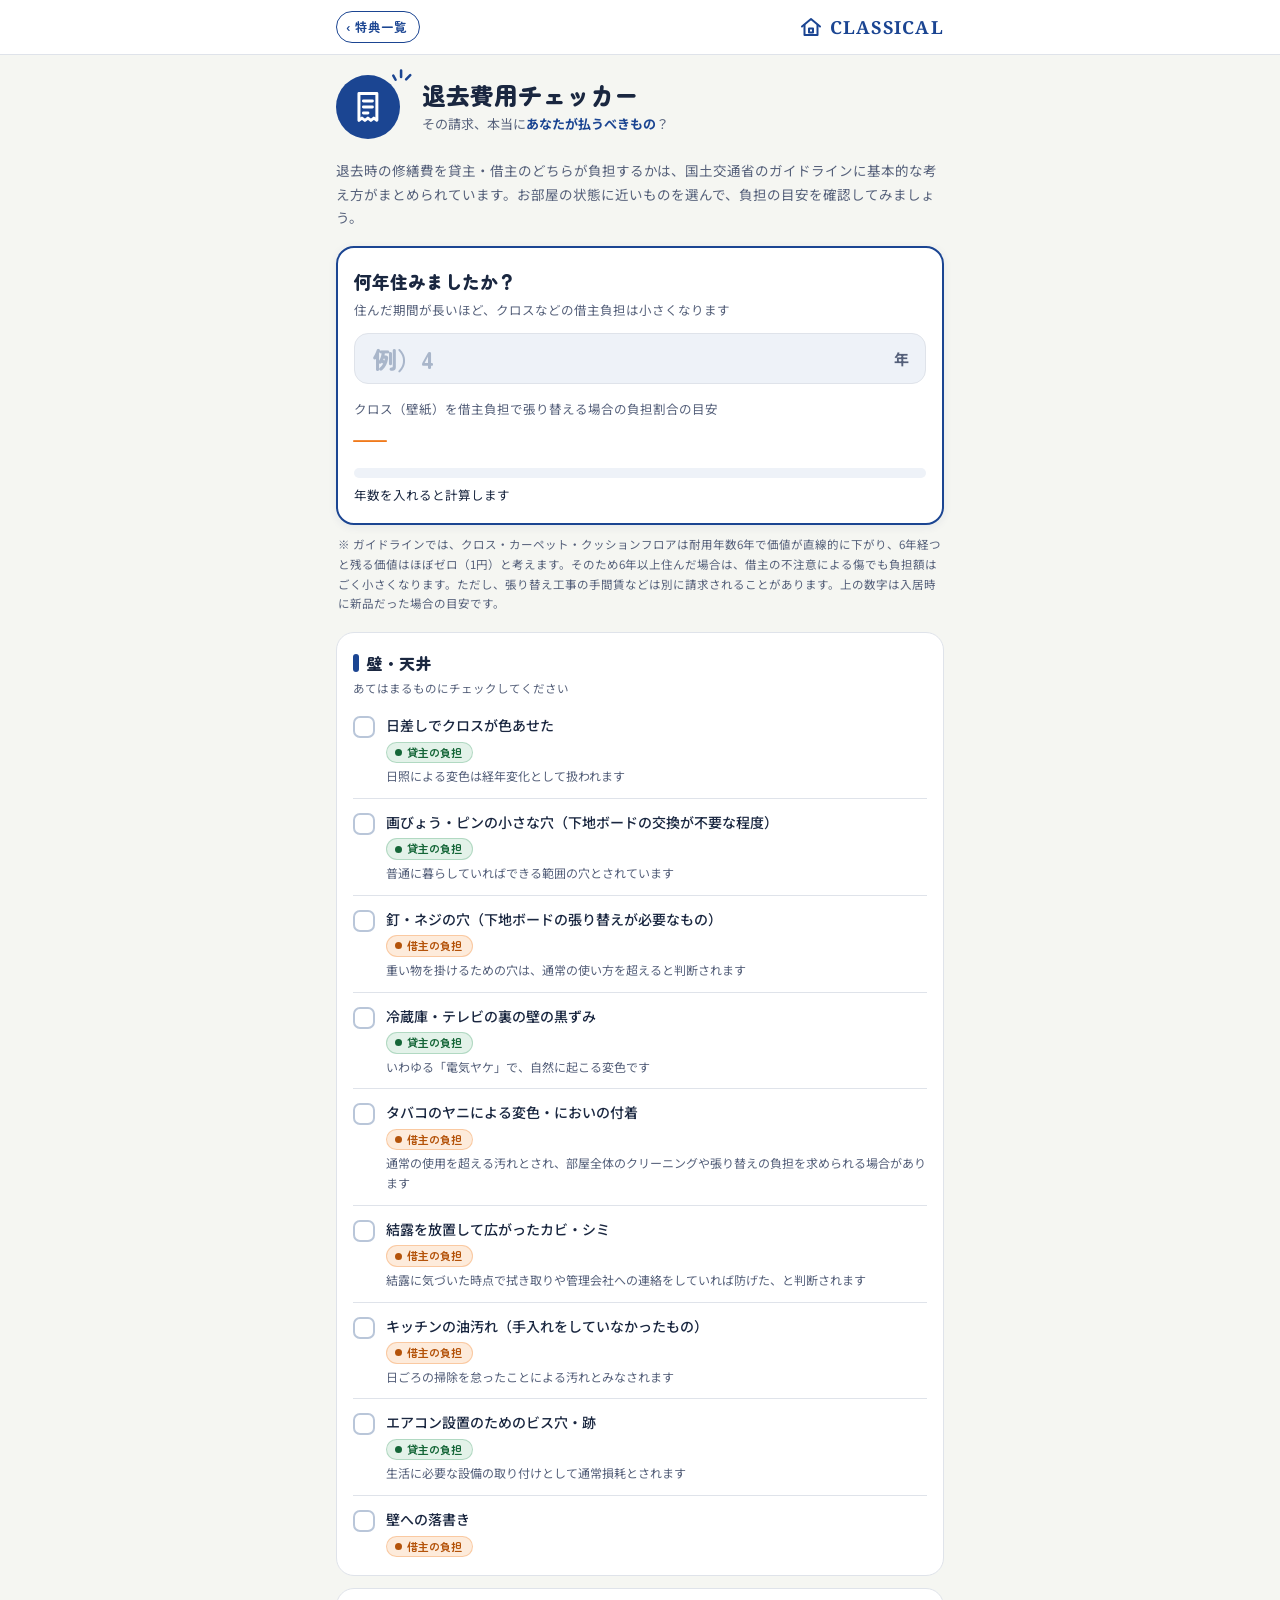
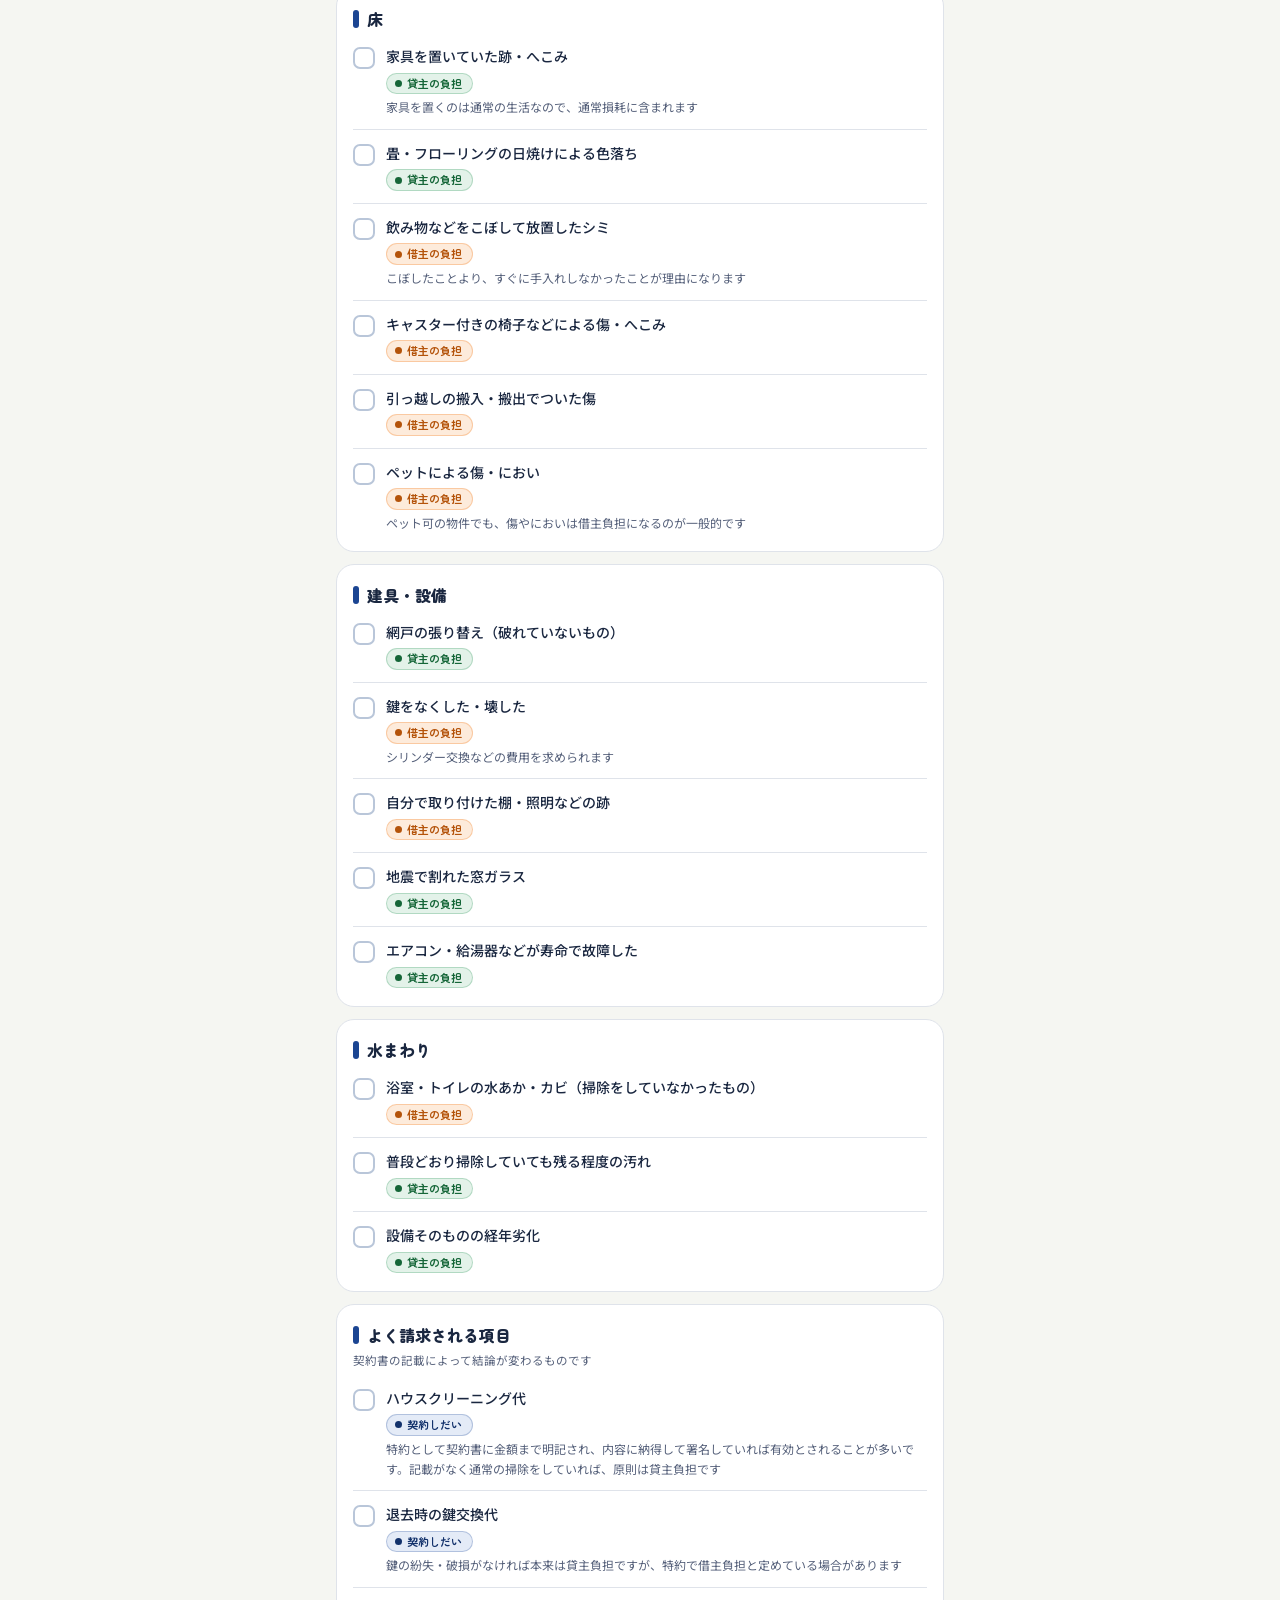
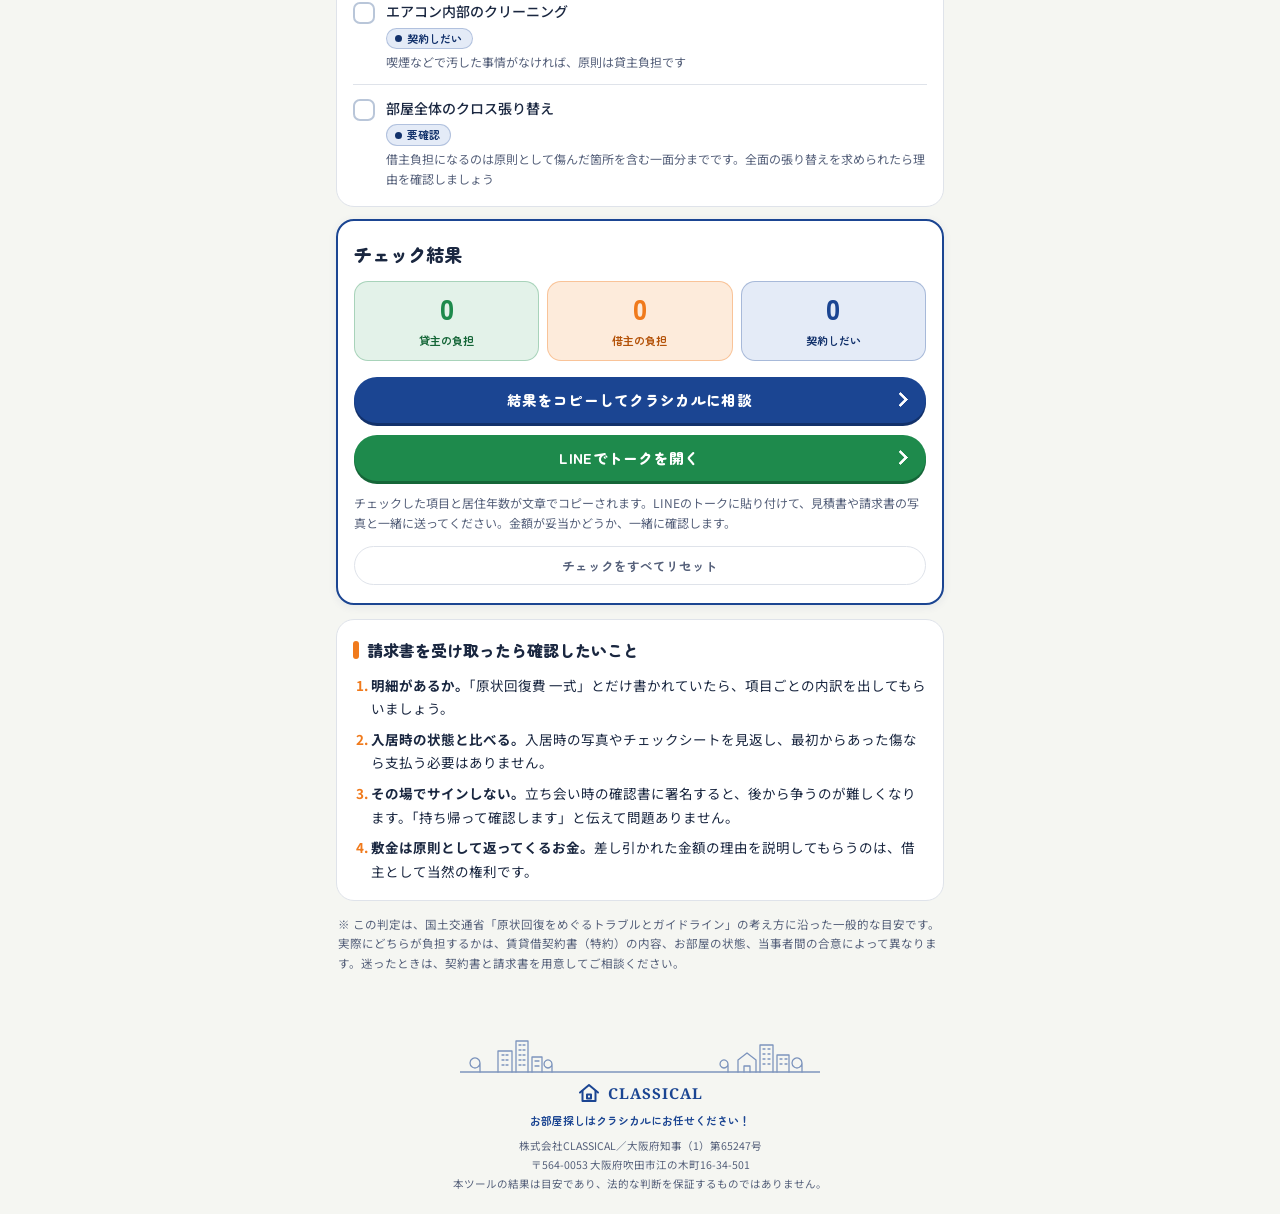
<file: tools/taikyo/index.html>
<!DOCTYPE html>
<html lang="ja">
<head>
<meta charset="UTF-8">
<meta name="viewport" content="width=device-width, initial-scale=1, viewport-fit=cover">
<meta name="robots" content="noindex, nofollow">
<title>退去費用チェッカー｜クラシカル</title>
<link rel="preconnect" href="https://fonts.googleapis.com">
<link rel="preconnect" href="https://fonts.gstatic.com" crossorigin>
<link href="https://fonts.googleapis.com/css2?family=Zen+Maru+Gothic:wght@500;700;900&family=Noto+Sans+JP:wght@400;500;700&family=Noto+Serif:wght@700&display=swap" rel="stylesheet">
<link rel="stylesheet" href="../../assets/classical.css">
<style>
:root{
  --r:18px;
  /* 負担区分の色（意味を持つので3色で区別） 貸主=グリーン／借主=オレンジ／契約しだい=ネイビー */
  --kL:var(--green);  --kL-bg:#E3F2E9; --kL-ink:var(--green-deep);
  --kT:var(--orange); --kT-bg:#FDEBDB; --kT-ink:#B4530A;
  --kC:var(--navy);   --kC-bg:#E4EBF7; --kC-ink:var(--navy-deep);
}
*{box-sizing:border-box;-webkit-tap-highlight-color:transparent}
html,body{margin:0;padding:0}
body{font-family:var(--font-body);color:var(--ink);background:var(--bg);font-size:15px;line-height:1.75;overflow-x:hidden}
h1,h2,h3{font-family:var(--font-display);margin:0}
button{font-family:inherit}

main{max-width:640px;margin:0 auto;padding:14px 16px 28px}
.intro{font-size:13.5px;color:var(--ink-60);margin:0 0 16px}
.small{font-size:11.5px;color:var(--ink-60);line-height:1.7}

/* years box（主役カード1） */
.yrs{padding:18px 16px;margin-bottom:10px}
.yrs h2{font-size:18px;font-weight:900;color:var(--ink)}
.yrs .hint{margin:2px 0 12px;font-size:12.5px;color:var(--ink-60)}
.yin{display:flex;align-items:center;gap:10px;background:var(--mist);border:1.5px solid var(--line);border-radius:14px;padding:6px 16px}
.yin:focus-within{border-color:var(--c)}
.yin input{flex:1;min-width:0;width:100%;border:0;background:none;outline:none;font-family:var(--font-display);font-weight:900;font-size:24px;color:var(--c-deep)}
.yin input::placeholder{color:#A9B6CA}
.yin .u{font-weight:700;color:var(--ink-60)}
.ratio{margin-top:14px}
.ratio .lbl{font-size:12.5px;color:var(--ink-60)}
.ratio .num{font-family:var(--font-display);font-weight:900;font-size:32px;line-height:1.3;color:var(--orange)}
.ratio .num small{font-size:15px;color:var(--ink);font-weight:700;margin-right:4px}
.meter{height:10px;border-radius:var(--r-pill);background:var(--mist);overflow:hidden;margin:6px 0 6px}
.meter i{display:block;height:100%;width:0;background:var(--orange);border-radius:var(--r-pill);transition:width .3s}
.ratio .msg{font-size:12.5px;color:var(--ink)}
.ratio .msg.ok{color:var(--green);font-weight:700}
.yrs-note{margin:0 2px 18px}

/* checklist */
.grp{background:var(--paper);border:1px solid var(--line);border-radius:var(--r);padding:16px;margin-bottom:12px}
.grp h2{font-size:16px;font-weight:900;color:var(--ink);display:flex;align-items:center;gap:8px}
.grp h2::before{content:"";width:6px;height:18px;border-radius:3px;background:var(--c);flex:0 0 auto}
.grp .gd{margin:2px 0 4px}
.it{display:flex;gap:11px;align-items:flex-start;padding:12px 0;border-bottom:1px solid var(--line);cursor:pointer}
.it:last-child{border-bottom:0;padding-bottom:2px}
.it input{appearance:none;-webkit-appearance:none;margin:2px 0 0;width:22px;height:22px;flex:0 0 auto;border:2px solid #B9C6D9;border-radius:7px;background:#fff;position:relative;cursor:pointer;transition:background .15s,border-color .15s}
.it input:checked{background:var(--c);border-color:var(--c)}
.it input:checked::after{content:"";position:absolute;left:6px;top:2px;width:6px;height:11px;border:solid #fff;border-width:0 2.5px 2.5px 0;transform:rotate(45deg)}
.it .tx{flex:1;min-width:0;font-size:14px;line-height:1.6}
.it .nm{display:block;font-weight:500}
.tag{display:inline-flex;align-items:center;gap:5px;margin-top:5px;font-family:var(--font-display);font-weight:700;font-size:11px;padding:1px 10px 1px 8px;border-radius:var(--r-pill);white-space:nowrap;border:1px solid transparent}
.tag::before{content:"";width:7px;height:7px;border-radius:50%;background:currentColor;flex:none}
.tag.L{background:var(--kL-bg);color:var(--kL-ink);border-color:rgba(30,138,76,.25)}
.tag.T{background:var(--kT-bg);color:var(--kT-ink);border-color:rgba(240,122,28,.3)}
.tag.C{background:var(--kC-bg);color:var(--kC-ink);border-color:rgba(27,69,146,.25)}
.it .ex{display:block;margin-top:3px;font-size:12px;color:var(--ink-60);line-height:1.65}
.it.on .nm{color:var(--c-deep);font-weight:700}

/* result（主役カード2） */
.res{padding:18px 16px;margin-bottom:14px}
.res h2{font-size:18px;font-weight:900;color:var(--ink);margin-bottom:10px}
.cnt{display:grid;grid-template-columns:repeat(3,1fr);gap:8px;margin-bottom:16px}
.cnt div{border-radius:14px;padding:10px 4px 8px;text-align:center;border:1.5px solid transparent}
.cnt b{display:block;font-family:var(--font-display);font-weight:900;font-size:28px;line-height:1.2}
.cnt span{font-size:11px;font-weight:700;font-family:var(--font-display)}
.cnt .L{background:var(--kL-bg);border-color:rgba(30,138,76,.3)} .cnt .L b{color:var(--kL)} .cnt .L span{color:var(--kL-ink)}
.cnt .T{background:var(--kT-bg);border-color:rgba(240,122,28,.35)} .cnt .T b{color:var(--kT)} .cnt .T span{color:var(--kT-ink)}
.cnt .C{background:var(--kC-bg);border-color:rgba(27,69,146,.3)} .cnt .C b{color:var(--kC)} .cnt .C span{color:var(--kC-ink)}
.res .c-btn{font-size:14.5px;letter-spacing:.02em}
.res .c-btn+.c-btn{margin-top:12px}
.btn.reset{display:block;width:100%;background:transparent;color:var(--ink-60);border:1px solid var(--line);border-radius:var(--r-pill);font-family:var(--font-display);font-weight:700;font-size:12.5px;padding:9px;margin-top:12px;cursor:pointer}
.btn.reset:hover{background:var(--mist)}
.res .how{margin:12px 0 0;font-size:12px;color:var(--ink-60);line-height:1.7}

/* tips */
.tips{padding:16px;margin-bottom:14px}
.tips h2{font-size:16px;font-weight:900;color:var(--ink);display:flex;align-items:center;gap:8px}
.tips h2::before{content:"";width:6px;height:18px;border-radius:3px;background:var(--orange);flex:0 0 auto}
.tips ol{margin:10px 0 0;padding-left:1.3em;font-size:13.5px}
.tips li{margin-bottom:7px}
.tips li::marker{color:var(--orange);font-weight:700}
.tips li:last-child{margin-bottom:0}

.disc{margin:0 2px 4px}

.toast{position:fixed;left:50%;bottom:28px;transform:translate(-50%,12px);background:var(--ink);color:#fff;font-family:var(--font-display);font-weight:700;font-size:13px;padding:10px 18px;border-radius:var(--r-pill);opacity:0;pointer-events:none;transition:opacity .25s,transform .25s;z-index:50;max-width:calc(100% - 32px);text-align:center}
.toast.on{opacity:1;transform:translate(-50%,0)}
@media (prefers-reduced-motion:reduce){*{transition:none!important;animation:none!important}}
</style>
</head>
<body class="is-navy">

<header class="c-top">
  <div class="c-top-in">
    <a class="c-back" href="../../index.html">‹ 特典一覧</a>
    <a class="c-logo" href="../../index.html" aria-label="CLASSICAL トップ">
      <svg viewBox="0 0 24 24" fill="none" stroke="currentColor" stroke-width="2" stroke-linecap="round" stroke-linejoin="round" aria-hidden="true"><path d="M3 11.5 12 4l9 7.5"/><path d="M5.5 10v10h13V10"/><path d="M10 13.5h4v4h-4z"/></svg>
      <b>CLASSICAL</b>
    </a>
  </div>
</header>
<section class="c-hero">
  <span class="c-icon"><svg viewBox="0 0 24 24" aria-hidden="true"><path d="M6 3h12v18l-2-1.5-2 1.5-2-1.5-2 1.5-2-1.5L6 21z"/><path d="M9 8h6M9 12h6M9 16h3"/></svg></span>
  <div>
    <h1>退去費用チェッカー</h1>
    <p>その請求、本当に<em>あなたが払うべきもの</em>？</p>
  </div>
</section>

<main>
  <p class="intro">退去時の修繕費を貸主・借主のどちらが負担するかは、国土交通省のガイドラインに基本的な考え方がまとめられています。お部屋の状態に近いものを選んで、負担の目安を確認してみましょう。</p>

  <section class="yrs c-card" aria-labelledby="yrsTitle">
    <h2 id="yrsTitle">何年住みましたか？</h2>
    <p class="hint">住んだ期間が長いほど、クロスなどの借主負担は小さくなります</p>
    <div class="yin">
      <input type="number" id="years" inputmode="decimal" min="0" step="0.5" placeholder="例）4" aria-label="居住年数">
      <span class="u">年</span>
    </div>
    <div class="ratio" aria-live="polite">
      <div class="lbl">クロス（壁紙）を借主負担で張り替える場合の負担割合の目安</div>
      <div class="num" id="ratioNum">—</div>
      <div class="meter"><i id="ratioBar"></i></div>
      <div class="msg" id="ratioMsg">年数を入れると計算します</div>
    </div>
  </section>
  <p class="small yrs-note">※ ガイドラインでは、クロス・カーペット・クッションフロアは耐用年数6年で価値が直線的に下がり、6年経つと残る価値はほぼゼロ（1円）と考えます。そのため6年以上住んだ場合は、借主の不注意による傷でも負担額はごく小さくなります。ただし、張り替え工事の手間賃などは別に請求されることがあります。上の数字は入居時に新品だった場合の目安です。</p>

  <div id="groups"></div>

  <section class="res c-card" aria-labelledby="resTitle">
    <h2 id="resTitle">チェック結果</h2>
    <div class="cnt">
      <div class="L"><b id="nL">0</b><span>貸主の負担</span></div>
      <div class="T"><b id="nT">0</b><span>借主の負担</span></div>
      <div class="C"><b id="nC">0</b><span>契約しだい</span></div>
    </div>
    <button class="c-btn" id="copyBtn" type="button"><span>結果をコピーしてクラシカルに相談</span></button>
    <a class="c-btn is-green" id="lineBtn" href="#" target="_blank" rel="noopener"><span>LINEでトークを開く</span></a>
    <p class="how">チェックした項目と居住年数が文章でコピーされます。LINEのトークに貼り付けて、見積書や請求書の写真と一緒に送ってください。金額が妥当かどうか、一緒に確認します。</p>
    <button class="btn reset" id="resetBtn" type="button">チェックをすべてリセット</button>
  </section>

  <section class="tips c-panel" aria-labelledby="tipsTitle">
    <h2 id="tipsTitle">請求書を受け取ったら確認したいこと</h2>
    <ol>
      <li><b>明細があるか。</b>「原状回復費 一式」とだけ書かれていたら、項目ごとの内訳を出してもらいましょう。</li>
      <li><b>入居時の状態と比べる。</b>入居時の写真やチェックシートを見返し、最初からあった傷なら支払う必要はありません。</li>
      <li><b>その場でサインしない。</b>立ち会い時の確認書に署名すると、後から争うのが難しくなります。「持ち帰って確認します」と伝えて問題ありません。</li>
      <li><b>敷金は原則として返ってくるお金。</b>差し引かれた金額の理由を説明してもらうのは、借主として当然の権利です。</li>
    </ol>
  </section>

  <p class="small disc">※ この判定は、国土交通省「原状回復をめぐるトラブルとガイドライン」の考え方に沿った一般的な目安です。実際にどちらが負担するかは、賃貸借契約書（特約）の内容、お部屋の状態、当事者間の合意によって異なります。迷ったときは、契約書と請求書を用意してご相談ください。</p>
</main>

<footer class="c-foot">
  <div class="c-sky" aria-hidden="true"></div>
  <a class="c-logo" href="../../index.html"><svg viewBox="0 0 24 24" fill="none" stroke="currentColor" stroke-width="2" stroke-linecap="round" stroke-linejoin="round" aria-hidden="true"><path d="M3 11.5 12 4l9 7.5"/><path d="M5.5 10v10h13V10"/><path d="M10 13.5h4v4h-4z"/></svg><b>CLASSICAL</b></a>
  <span class="c-tagline">お部屋探しはクラシカルにお任せください！</span>
  株式会社CLASSICAL／大阪府知事（1）第65247号<br>
  〒564-0053 大阪府吹田市江の木町16-34-501<br>
  本ツールの結果は目安であり、法的な判断を保証するものではありません。
</footer>

<div class="toast" id="toast" role="status"></div>

<script>
const LINE_ID = "@770zgakn";  // 公式LINEのベーシックID
const LINE_TEXT = "退去費用チェッカーを使って相談したいです";  // トークの入力欄にあらかじめ入る文章（空 "" にすると入力欄は空で開きます）
const LINE_URL = "https://line.me/R/oaMessage/" + encodeURIComponent(LINE_ID) + "/" + (LINE_TEXT ? "?" + encodeURIComponent(LINE_TEXT) : "");

(function(){
  "use strict";
  var KEY = "classical_taikyo_v1";
  var TYPE = {
    L:{tag:"貸主の負担", head:"貸主の負担（通常損耗・経年変化）"},
    T:{tag:"借主の負担", head:"借主の負担になりやすいもの"},
    C:{tag:"契約しだい", head:"契約しだい・要確認"}
  };

  var GROUPS = [
    {title:"壁・天井", desc:"あてはまるものにチェックしてください", items:[
      ["w1","L","日差しでクロスが色あせた","日照による変色は経年変化として扱われます"],
      ["w2","L","画びょう・ピンの小さな穴（下地ボードの交換が不要な程度）","普通に暮らしていればできる範囲の穴とされています"],
      ["w3","T","釘・ネジの穴（下地ボードの張り替えが必要なもの）","重い物を掛けるための穴は、通常の使い方を超えると判断されます"],
      ["w4","L","冷蔵庫・テレビの裏の壁の黒ずみ","いわゆる「電気ヤケ」で、自然に起こる変色です"],
      ["w5","T","タバコのヤニによる変色・においの付着","通常の使用を超える汚れとされ、部屋全体のクリーニングや張り替えの負担を求められる場合があります"],
      ["w6","T","結露を放置して広がったカビ・シミ","結露に気づいた時点で拭き取りや管理会社への連絡をしていれば防げた、と判断されます"],
      ["w7","T","キッチンの油汚れ（手入れをしていなかったもの）","日ごろの掃除を怠ったことによる汚れとみなされます"],
      ["w8","L","エアコン設置のためのビス穴・跡","生活に必要な設備の取り付けとして通常損耗とされます"],
      ["w9","T","壁への落書き",""]
    ]},
    {title:"床", items:[
      ["f1","L","家具を置いていた跡・へこみ","家具を置くのは通常の生活なので、通常損耗に含まれます"],
      ["f2","L","畳・フローリングの日焼けによる色落ち",""],
      ["f3","T","飲み物などをこぼして放置したシミ","こぼしたことより、すぐに手入れしなかったことが理由になります"],
      ["f4","T","キャスター付きの椅子などによる傷・へこみ",""],
      ["f5","T","引っ越しの搬入・搬出でついた傷",""],
      ["f6","T","ペットによる傷・におい","ペット可の物件でも、傷やにおいは借主負担になるのが一般的です"]
    ]},
    {title:"建具・設備", items:[
      ["e1","L","網戸の張り替え（破れていないもの）",""],
      ["e2","T","鍵をなくした・壊した","シリンダー交換などの費用を求められます"],
      ["e3","T","自分で取り付けた棚・照明などの跡",""],
      ["e4","L","地震で割れた窓ガラス",""],
      ["e5","L","エアコン・給湯器などが寿命で故障した",""]
    ]},
    {title:"水まわり", items:[
      ["b1","T","浴室・トイレの水あか・カビ（掃除をしていなかったもの）",""],
      ["b2","L","普段どおり掃除していても残る程度の汚れ",""],
      ["b3","L","設備そのものの経年劣化",""]
    ]},
    {title:"よく請求される項目", desc:"契約書の記載によって結論が変わるものです", items:[
      ["c1","C","ハウスクリーニング代","特約として契約書に金額まで明記され、内容に納得して署名していれば有効とされることが多いです。記載がなく通常の掃除をしていれば、原則は貸主負担です"],
      ["c2","C","退去時の鍵交換代","鍵の紛失・破損がなければ本来は貸主負担ですが、特約で借主負担と定めている場合があります"],
      ["c3","C","エアコン内部のクリーニング","喫煙などで汚した事情がなければ、原則は貸主負担です"],
      ["c4","C","部屋全体のクロス張り替え","借主負担になるのは原則として傷んだ箇所を含む一面分までです。全面の張り替えを求められたら理由を確認しましょう"]
    ]}
  ];

  var $ = function(id){return document.getElementById(id);};
  var wrap = $("groups");
  var all = [];

  GROUPS.forEach(function(g, gi){
    var sec = document.createElement("section");
    sec.className = "grp";
    var h = document.createElement("h2");
    h.textContent = g.title;
    sec.appendChild(h);
    if(g.desc){
      var d = document.createElement("p");
      d.className = "small gd";
      d.textContent = g.desc;
      sec.appendChild(d);
    }
    g.items.forEach(function(it){
      var lab = document.createElement("label");
      lab.className = "it";
      var cb = document.createElement("input");
      cb.type = "checkbox";
      cb.dataset.id = it[0];
      cb.dataset.t = it[1];
      var tx = document.createElement("span");
      tx.className = "tx";
      var nm = document.createElement("span");
      nm.className = "nm";
      nm.textContent = it[2];
      var tg = document.createElement("span");
      tg.className = "tag " + it[1];
      tg.textContent = it[1] === "C" && it[0] === "c4" ? "要確認" : TYPE[it[1]].tag;
      tx.appendChild(nm);
      tx.appendChild(tg);
      if(it[3]){
        var ex = document.createElement("span");
        ex.className = "ex";
        ex.textContent = it[3];
        tx.appendChild(ex);
      }
      lab.appendChild(cb);
      lab.appendChild(tx);
      sec.appendChild(lab);
      all.push({cb:cb, row:lab, name:it[2], t:it[1]});
    });
    wrap.appendChild(sec);
  });

  /* storage */
  function load(){
    try{ var s = localStorage.getItem(KEY); return s ? JSON.parse(s) : null; }catch(e){ return null; }
  }
  function save(){
    var data = {y: yearsEl.value, c: all.filter(function(a){return a.cb.checked;}).map(function(a){return a.cb.dataset.id;})};
    try{ localStorage.setItem(KEY, JSON.stringify(data)); }catch(e){}
  }

  /* counts */
  function refresh(){
    var n = {L:0,T:0,C:0};
    all.forEach(function(a){
      a.row.classList.toggle("on", a.cb.checked);
      if(a.cb.checked) n[a.t]++;
    });
    $("nL").textContent = n.L;
    $("nT").textContent = n.T;
    $("nC").textContent = n.C;
  }

  /* years -> ratio (定額法・耐用年数6年) */
  var yearsEl = $("years");
  function readYears(){
    var v = parseFloat(yearsEl.value);
    return (isNaN(v) || v < 0) ? null : v;
  }
  function calcRatio(){
    var v = readYears(), num = $("ratioNum"), bar = $("ratioBar"), msg = $("ratioMsg");
    if(v === null){
      num.textContent = "—";
      bar.style.width = "0";
      msg.textContent = "年数を入れると計算します";
      msg.className = "msg";
      return;
    }
    var r = Math.max(0, Math.round((6 - v) / 6 * 100));
    num.innerHTML = "<small>およそ</small>" + r + "％";
    bar.style.width = r + "%";
    if(v >= 6){
      msg.textContent = "6年以上住んでいるので、クロスの残りの価値はほとんどありません";
      msg.className = "msg ok";
    }else{
      msg.textContent = "6年で0％になります（あと" + (Math.round((6 - v) * 10) / 10) + "年）";
      msg.className = "msg";
    }
  }

  /* restore */
  var saved = load();
  if(saved){
    if(typeof saved.y === "string") yearsEl.value = saved.y;
    if(Array.isArray(saved.c)){
      all.forEach(function(a){ a.cb.checked = saved.c.indexOf(a.cb.dataset.id) !== -1; });
    }
  }
  refresh();
  calcRatio();

  all.forEach(function(a){ a.cb.addEventListener("change", function(){ refresh(); save(); }); });
  yearsEl.addEventListener("input", function(){ calcRatio(); save(); });

  /* toast */
  var tt;
  function toast(m){
    var el = $("toast");
    el.textContent = m;
    el.classList.add("on");
    clearTimeout(tt);
    tt = setTimeout(function(){ el.classList.remove("on"); }, 2000);
  }

  /* copy */
  function buildText(){
    var t = "【退去費用チェッカー】\n";
    var v = readYears();
    if(v !== null) t += "居住年数：" + v + "年\n";
    var any = false;
    ["T","C","L"].forEach(function(k){
      var list = all.filter(function(a){ return a.cb.checked && a.t === k; });
      if(list.length){
        any = true;
        t += "\n■ " + TYPE[k].head + "\n";
        list.forEach(function(a){ t += "・" + a.name + "\n"; });
      }
    });
    if(!any) t += "\n（チェックした項目はありません）\n";
    t += "\nこの内容で、退去費用の請求が妥当か見ていただけますか？";
    return t;
  }
  function fallbackCopy(text){
    var ta = document.createElement("textarea");
    ta.value = text;
    ta.setAttribute("readonly", "");
    ta.style.position = "fixed"; ta.style.top = "0"; ta.style.left = "0"; ta.style.opacity = "0";
    document.body.appendChild(ta);
    ta.select();
    var ok = false;
    try{ ok = document.execCommand("copy"); }catch(e){ ok = false; }
    document.body.removeChild(ta);
    return ok;
  }
  $("copyBtn").addEventListener("click", function(){
    var text = buildText();
    var done = function(){ toast("コピーしました。LINEのトークに貼り付けてください"); };
    var fail = function(){ if(fallbackCopy(text)) done(); else toast("コピーできませんでした"); };
    if(navigator.clipboard && navigator.clipboard.writeText){
      navigator.clipboard.writeText(text).then(done, fail);
    }else{ fail(); }
  });

  /* LINE */
  var lineBtn = $("lineBtn");
  lineBtn.href = LINE_URL;
  lineBtn.addEventListener("click", function(e){
    if(!LINE_URL || LINE_URL === "#"){ e.preventDefault(); toast("LINEのURLは準備中です"); }
  });

  /* reset */
  $("resetBtn").addEventListener("click", function(){
    if(!window.confirm("チェックと年数をリセットしますか？")) return;
    all.forEach(function(a){ a.cb.checked = false; });
    yearsEl.value = "";
    refresh(); calcRatio(); save();
    toast("リセットしました");
  });
})();
</script>
</body>
</html>
</file>
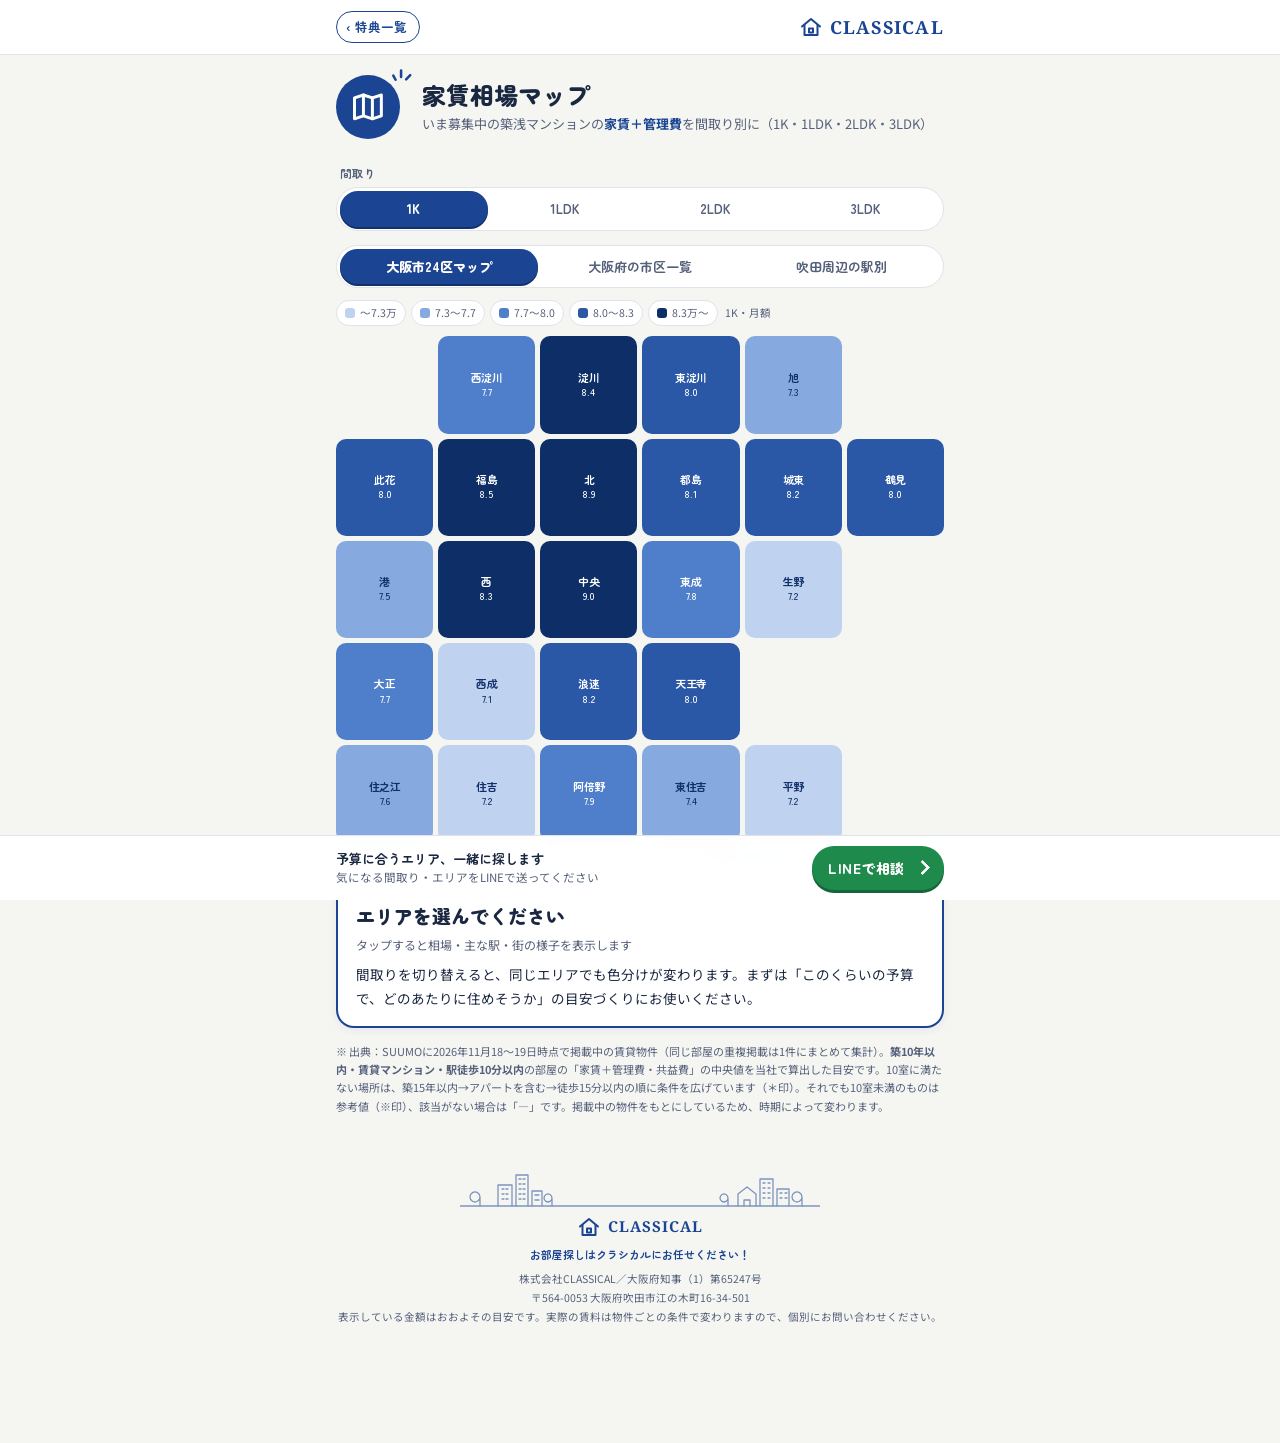
<file: tools/yatin/index.html>
<!DOCTYPE html>
<html lang="ja">
<head>
<meta charset="UTF-8">
<meta name="viewport" content="width=device-width, initial-scale=1, viewport-fit=cover">
<title>家賃相場マップ｜クラシカル</title>
<link rel="preconnect" href="https://fonts.googleapis.com">
<link rel="preconnect" href="https://fonts.gstatic.com" crossorigin>
<link rel="stylesheet" href="../../assets/classical.css">
<link href="https://fonts.googleapis.com/css2?family=Zen+Maru+Gothic:wght@500;700;900&family=Noto+Sans+JP:wght@400;500;700&family=Noto+Serif:wght@700&display=swap" rel="stylesheet">
<style>
:root{
  /* 地図タイル・メーターの段階色（ツール固有） */
  --lv1:#BFD3F0; --lv2:#86A9E0; --lv3:#4F7FCB; --lv4:#2A58A6; --lv5:#0D2E66;
}
*{box-sizing:border-box;-webkit-tap-highlight-color:transparent}
html,body{margin:0;padding:0}
body{font-family:var(--font-body);color:var(--ink);background:var(--bg);
  font-size:15px;line-height:1.75;padding-bottom:96px;overflow-x:hidden}
h1,h2,h3,.maru{font-family:var(--font-display)}
button{font-family:inherit}

.main{max-width:640px;margin:0 auto;padding:10px 16px 24px}

/* segmented controls */
.tabs{display:flex;gap:3px;background:var(--paper);border:1px solid var(--line);border-radius:var(--r-pill);padding:3px}
.tabs button{flex:1;min-width:0;border:0;background:transparent;border-radius:var(--r-pill);padding:9px 2px;cursor:pointer;line-height:1.35;
  font-family:var(--font-display);font-weight:700;font-size:13px;color:var(--ink-60);transition:background .15s,color .15s}
.tabs button[aria-pressed="true"]{background:var(--c);color:#fff;font-weight:900;box-shadow:0 2px 0 var(--c-deep)}
.pin{position:sticky;top:0;z-index:20;background:var(--bg);padding:8px 0;margin:0 0 6px}
.pin-l{font-size:11.5px;font-weight:700;font-family:var(--font-display);color:var(--ink-60);margin:0 0 4px 4px}
#areaTabs{margin-bottom:4px}

/* legend */
.scale{display:flex;flex-wrap:wrap;gap:5px;margin:12px 0 10px}
.chip{display:inline-flex;align-items:center;gap:5px;font-size:10.5px;color:var(--ink-60);background:var(--paper);
  border:1px solid var(--line);border-radius:999px;padding:3px 8px;white-space:nowrap}
.chip i{width:10px;height:10px;border-radius:3px;display:inline-block}
.scale-cap{font-size:11px;color:var(--ink-60);margin:0 0 6px}

/* map */
.board{display:grid;grid-template-columns:repeat(6,minmax(0,1fr));gap:5px}
.slot{aspect-ratio:1/1;min-width:0}
.tile{width:100%;height:100%;border:0;border-radius:10px;cursor:pointer;color:#fff;padding:2px;
  display:flex;flex-direction:column;align-items:center;justify-content:center;gap:0;
  font-family:var(--font-display);transition:transform .15s}
.tile:active{transform:scale(.94)}
.tile.lvl1,.tile.lvl2{color:var(--navy-deep)}
.tile .tn{font-size:11px;font-weight:700;line-height:1.2;letter-spacing:-.03em}
.tile .tv{font-size:10px;font-weight:500}
.tile.picked{box-shadow:0 0 0 3px var(--orange);transform:scale(1.04)}
.lvl0{background:#E6E9EE;color:var(--ink-60)}.lvl1{background:var(--lv1)}.lvl2{background:var(--lv2)}.lvl3{background:var(--lv3)}.lvl4{background:var(--lv4)}.lvl5{background:var(--lv5)}
.compass{font-size:10.5px;color:var(--ink-60);text-align:right;margin:6px 2px 0}

/* list */
.blk{margin-bottom:16px}
.blk h3{font-size:14px;font-weight:900;color:var(--ink);margin:0 0 7px;display:flex;align-items:center;gap:8px}
.blk h3::after{content:"";flex:1;height:1px;background:var(--line)}
.line{width:100%;display:flex;align-items:center;gap:9px;background:var(--paper);border:1px solid var(--line);border-radius:14px;
  padding:9px 12px;margin-bottom:5px;cursor:pointer;text-align:left;color:var(--ink)}
.line:active{transform:scale(.99)}
.line.picked{border-color:var(--orange);box-shadow:0 0 0 1px var(--orange)}
.line .ln{flex:0 0 34%;font-size:13.5px;font-weight:500;letter-spacing:-.02em;min-width:0;overflow:hidden;text-overflow:ellipsis;white-space:nowrap}
.line .meter{flex:1;height:7px;border-radius:4px;background:var(--mist);overflow:hidden;min-width:0}
.line .meter span{display:block;height:100%;border-radius:4px}
.line .lv{min-width:52px;text-align:right;font-family:var(--font-display);font-weight:900;font-size:14px;color:var(--c)}
.home{display:inline-block;font-size:9.5px;font-weight:700;color:#fff;background:var(--orange);border-radius:var(--r-pill);padding:0 5px;margin-left:4px;vertical-align:1px}

/* detail */
.info{margin-top:14px;padding:16px 18px}
.info .i-name{font-family:var(--font-display);color:var(--ink);font-weight:900;font-size:19px;margin:0}
.info .i-name small{font-size:12.5px;font-weight:700;color:var(--ink-60);margin-left:6px}
.info .i-price{font-family:var(--font-display);font-weight:900;font-size:32px;line-height:1.2;color:var(--orange);margin:2px 0 0}
.info .i-price small{font-size:13px;font-weight:700;color:var(--ink)}
.info .i-st{font-size:12px;color:var(--ink-60);margin:2px 0 8px}
.info .i-txt{font-size:13.5px;margin:0}
.badge{display:inline-block;font-size:11px;font-weight:700;border-radius:var(--r-pill);padding:2px 10px;margin:9px 6px 0 0;background:var(--mist);color:var(--c)}
.badge.est{background:#FEF0E4;color:#B4570F}
.badge.home2{background:#E6F4EC;color:var(--green-deep)}

.src{font-size:11px;line-height:1.65;color:var(--ink-60);margin:14px 0 0}

/* fixed bottom bar */
.dock{position:fixed;left:0;right:0;bottom:0;z-index:30;background:rgba(255,255,255,.97);border-top:1px solid var(--line);
  -webkit-backdrop-filter:blur(10px);backdrop-filter:blur(10px)}
.dock-in{max-width:640px;margin:0 auto;display:flex;align-items:center;gap:10px;padding:10px 16px calc(10px + env(safe-area-inset-bottom))}
.dock .dm{flex:1;min-width:0;font-size:11.5px;line-height:1.5;color:var(--ink-60)}
.dock .dm b{display:block;font-family:var(--font-display);font-size:13px;color:var(--ink)}
.dock .c-btn{width:auto;flex:0 0 auto;min-height:44px;padding:10px 16px;font-size:14px;gap:12px;white-space:nowrap}
@media (prefers-reduced-motion:reduce){*{transition:none!important;animation:none!important}}
</style>
</head>
<body class="is-navy">
<header class="c-top">
  <div class="c-top-in">
    <a class="c-back" href="../../index.html">‹ 特典一覧</a>
    <a class="c-logo" href="../../index.html" aria-label="CLASSICAL トップ">
      <svg viewBox="0 0 24 24" fill="none" stroke="currentColor" stroke-width="2" stroke-linecap="round" stroke-linejoin="round" aria-hidden="true"><path d="M3 11.5 12 4l9 7.5"/><path d="M5.5 10v10h13V10"/><path d="M10 13.5h4v4h-4z"/></svg>
      <b>CLASSICAL</b>
    </a>
  </div>
</header>
<section class="c-hero">
  <span class="c-icon"><svg viewBox="0 0 24 24" aria-hidden="true"><path d="M9 4 3 6v14l6-2 6 2 6-2V4l-6 2-6-2z"/><path d="M9 4v14M15 6v14"/></svg></span>
  <div>
    <h1>家賃相場マップ</h1>
    <p>いま募集中の築浅マンションの<em>家賃＋管理費</em>を間取り別に（1K・1LDK・2LDK・3LDK）</p>
  </div>
</section>

<main class="main">
  <div class="pin">
    <p class="pin-l">間取り</p>
    <div class="tabs" id="roomTabs" role="group" aria-label="間取り">
      <button type="button" data-r="0" aria-pressed="true">1K</button>
      <button type="button" data-r="1" aria-pressed="false">1LDK</button>
      <button type="button" data-r="2" aria-pressed="false">2LDK</button>
      <button type="button" data-r="3" aria-pressed="false">3LDK</button>
    </div>
  </div>
  <div class="tabs" id="areaTabs" role="group" aria-label="表示範囲">
    <button type="button" data-v="city" aria-pressed="true">大阪市24区マップ</button>
    <button type="button" data-v="pref" aria-pressed="false">大阪府の市区一覧</button>
    <button type="button" data-v="eki" aria-pressed="false">吹田周辺の駅別</button>
  </div>

  <div class="scale" id="scale"></div>

  <section id="mapView">
    <div class="board" id="board"></div>
    <p class="compass">↑北　※実際の地図ではなく、おおよその位置関係です</p>
  </section>
  <section id="listView" hidden></section>

  <section class="info c-card" id="info" aria-live="polite">
    <p class="i-name">エリアを選んでください</p>
    <p class="i-st">タップすると相場・主な駅・街の様子を表示します</p>
    <p class="i-txt">間取りを切り替えると、同じエリアでも色分けが変わります。まずは「このくらいの予算で、どのあたりに住めそうか」の目安づくりにお使いください。</p>
  </section>

  <p class="src" id="src"></p>
</main>

<footer class="c-foot">
  <div class="c-sky" aria-hidden="true"></div>
  <a class="c-logo" href="../../index.html"><svg viewBox="0 0 24 24" fill="none" stroke="currentColor" stroke-width="2" stroke-linecap="round" stroke-linejoin="round" aria-hidden="true"><path d="M3 11.5 12 4l9 7.5"/><path d="M5.5 10v10h13V10"/><path d="M10 13.5h4v4h-4z"/></svg><b>CLASSICAL</b></a>
  <span class="c-tagline">お部屋探しはクラシカルにお任せください！</span>
  株式会社CLASSICAL／大阪府知事（1）第65247号<br>
  〒564-0053 大阪府吹田市江の木町16-34-501<br>
  表示している金額はおおよその目安です。実際の賃料は物件ごとの条件で変わりますので、個別にお問い合わせください。
</footer>

<div class="dock">
  <div class="dock-in">
    <div class="dm"><b>予算に合うエリア、一緒に探します</b>気になる間取り・エリアをLINEで送ってください</div>
    <a class="c-btn is-green" id="lineBtn" href="#" target="_blank" rel="noopener"><span>LINEで相談</span></a>
  </div>
</div>

<script>
const LINE_ID = "@770zgakn";  // 公式LINEのベーシックID
const LINE_TEXT = "家賃相場マップを見て相談したいです";  // トークの入力欄にあらかじめ入る文章（空 "" にすると入力欄は空で開きます）
const LINE_URL = "https://line.me/R/oaMessage/" + encodeURIComponent(LINE_ID) + "/" + (LINE_TEXT ? "?" + encodeURIComponent(LINE_TEXT) : "");
document.getElementById("lineBtn").href = LINE_URL;

/* 相場データ: v=[1K, 1LDK, 2LDK, 3LDK]（家賃＋管理費の中央値・万円、null=データ不足）／ n=集計した部屋数 ／ c=集計条件（0=基本 1〜3=条件を広げた段階、COND参照）／ st=主な駅 ／ tx=街の様子 ／ grp=地域グループ */
const AREAS = {
  "都島":{v:[8.1,12.4,20.2,36.8],n:[809,560,184,11],c:[0,0,0,0],st:"京橋・都島",tx:"京橋駅が生活圏。大川沿いには落ち着いた住宅地も広がります。",grp:"city"},
  "福島":{v:[8.5,13.6,21.7,24.6],n:[912,652,177,84],c:[0,0,0,0],st:"福島・野田",tx:"梅田のすぐ西隣。駅の周りに飲食店が集まるにぎやかなエリアです。",grp:"city"},
  "此花":{v:[8.0,12.0,13.7,21.0],n:[157,52,31,19],c:[0,0,2,0],st:"西九条・ユニバーサルシティ",tx:"西九条から市内各方面へ。USJ周辺で働く人の通勤にも便利です。",grp:"city"},
  "西":{v:[8.3,13.0,22.3,37.5],n:[1725,1185,327,54],c:[0,0,0,0],st:"本町・四ツ橋",tx:"堀江・靱公園まわりはおしゃれな店が多く、人気の高いエリアです。",grp:"city"},
  "港":{v:[7.5,12.6,17.4,15.8],n:[571,229,74,2],c:[0,0,0,0],st:"弁天町・朝潮橋",tx:"地下鉄中央線で本町方面へ乗り換えなし。ベイエリアに近い区です。",grp:"city"},
  "大正":{v:[7.7,11.0,14.7,null],n:[371,29,9,0],c:[0,0,3,0],st:"大正・ドーム前",tx:"京セラドームのそば。中心部へも出やすい立地です。",grp:"city"},
  "天王寺":{v:[8.0,16.8,21.4,36.8],n:[361,522,363,104],c:[0,0,0,0],st:"天王寺・鶴橋",tx:"上町台地の文教エリア。学校が多く、ファミリーにも選ばれます。",grp:"city"},
  "浪速":{v:[8.2,12.8,19.8,22.9],n:[1890,1160,347,37],c:[0,0,0,0],st:"難波・恵美須町",tx:"ミナミの繁華街に歩いて出られる、便利さ重視の人向けの区です。",grp:"city"},
  "西淀川":{v:[7.7,12.2,18.0,19.1],n:[566,355,84,65],c:[0,0,0,0],st:"塚本・御幣島",tx:"梅田に近く、JR・阪神の2路線が使える穴場のエリアです。",grp:"city"},
  "東淀川":{v:[8.0,10.8,14.2,19.4],n:[657,361,125,23],c:[0,0,0,0],st:"淡路・上新庄",tx:"阪急沿線で梅田へ出やすく、単身向けの物件が多いエリアです。",grp:"city"},
  "東成":{v:[7.8,12.2,18.1,23.3],n:[1249,382,235,15],c:[0,0,0,0],st:"今里・玉造",tx:"地下鉄2路線が通り中心部へのアクセス良好。価格は落ち着いています。",grp:"city"},
  "生野":{v:[7.2,8.8,13.9,25.0],n:[392,220,42,1],c:[0,0,0,3],st:"鶴橋・今里",tx:"鶴橋の商店街が身近。下町の雰囲気が残る区です。",grp:"city"},
  "旭":{v:[7.3,12.4,16.1,22.5],n:[370,220,20,4],c:[0,0,0,3],st:"千林大宮・関目",tx:"千林商店街など、毎日の買い物がしやすい下町エリアです。",grp:"city"},
  "城東":{v:[8.2,11.7,18.1,19.5],n:[468,389,76,10],c:[0,0,0,0],st:"京橋・蒲生四丁目",tx:"京橋に近く、単身・ファミリーどちらにも選択肢が多い区です。",grp:"city"},
  "阿倍野":{v:[7.9,13.2,20.2,23.9],n:[314,268,162,26],c:[0,0,0,0],st:"天王寺・阿倍野",tx:"あべのハルカス周辺の商業と、南側の静かな住宅街が同居しています。",grp:"city"},
  "住吉":{v:[7.2,11.3,18.1,18.2],n:[189,244,321,20],c:[0,0,0,0],st:"我孫子・帝塚山",tx:"帝塚山など閑静な住宅地。なんば方面へも出やすい立地です。",grp:"city"},
  "東住吉":{v:[7.4,10.1,17.0,17.5],n:[318,199,86,13],c:[0,0,0,1],st:"田辺・駒川中野",tx:"谷町線で天王寺方面へ。比較的広めの部屋を探しやすい区です。",grp:"city"},
  "西成":{v:[7.1,9.4,16.9,null],n:[147,119,14,0],c:[0,0,0,0],st:"天下茶屋・岸里",tx:"なんばに近い立地。物件ごとに周辺環境を確かめるのがおすすめです。",grp:"city"},
  "淀川":{v:[8.4,13.1,17.8,20.0],n:[1509,1038,163,11],c:[0,0,0,0],st:"十三・新大阪",tx:"新大阪駅に近く、新幹線をよく使う人には便利なエリアです。",grp:"city"},
  "鶴見":{v:[8.0,11.7,15.0,17.5],n:[51,36,21,2],c:[0,0,0,0],st:"鶴見緑地・横堤",tx:"花博記念公園鶴見緑地があり緑が多め。車があるとより快適です。",grp:"city"},
  "住之江":{v:[7.6,10.6,15.8,16.5],n:[55,79,20,14],c:[0,0,0,0],st:"住之江公園・北加賀屋",tx:"北加賀屋はアートの街として知られます。南港・ATCの海辺エリアもあります。",grp:"city"},
  "平野":{v:[7.2,8.0,11.8,14.0],n:[82,147,12,8],c:[0,0,0,3],st:"平野・喜連瓜破",tx:"市内の南東部。住宅地が中心で、広さを優先した部屋探しにも向いています。",grp:"city"},
  "北":{v:[8.9,14.5,22.5,38.5],n:[1059,1348,428,102],c:[0,0,0,0],st:"梅田・中崎町",tx:"梅田を抱える区。通勤・通学時間を短くしたい人向けです。",grp:"city"},
  "中央":{v:[9.0,15.0,24.7,40.3],n:[1433,2411,905,128],c:[0,0,0,0],st:"本町・心斎橋",tx:"心斎橋・本町を含む都心の区。利便性を最優先する人に。",grp:"city"},
  "堺市堺区":{v:[7.4,10.0,12.8,20.4],n:[433,285,194,10],c:[0,0,0,0],st:"堺・堺東",tx:"南海線とJR阪和線が使える堺の中心部。なんば方面へも出やすいです。",grp:"sakai"},
  "堺市中区":{v:[6.1,6.4,11.7,null],n:[11,10,12,0],c:[3,2,2,0],st:"深井",tx:"南海泉北線の沿線。住宅地が中心の落ち着いたエリアです。",grp:"sakai"},
  "堺市東区":{v:[6.1,8.6,11.6,16.0],n:[79,10,74,1],c:[2,1,2,0],st:"北野田・初芝",tx:"南海高野線沿いの住宅地。ファミリー向けの物件が多めです。",grp:"sakai"},
  "堺市西区":{v:[7.2,8.9,13.0,18.1],n:[25,18,20,22],c:[0,0,0,3],st:"鳳・上野芝",tx:"鳳駅周辺に商業施設が集まります。車があると行動範囲が広がります。",grp:"sakai"},
  "堺市北区":{v:[7.8,14.6,15.3,15.5],n:[50,89,141,12],c:[0,0,0,1],st:"中百舌鳥・新金岡",tx:"なかもず駅は御堂筋線の始発駅。梅田方面へ座って通勤しやすいです。",grp:"sakai"},
  "豊中":{v:[7.8,11.3,17.3,19.9],n:[108,140,99,41],c:[0,0,0,0],st:"豊中・蛍池",tx:"阪急宝塚線と大阪モノレール。伊丹空港にも近い住宅都市です。",grp:"hokusetsu"},
  "池田":{v:[7.3,9.9,15.3,16.8],n:[61,21,12,7],c:[0,0,0,3],st:"池田・石橋阪大前",tx:"阪急宝塚線沿線の落ち着いた街並み。大学が近く学生も多めです。",grp:"hokusetsu"},
  "吹田":{v:[9.0,12.2,19.3,20.5],n:[453,686,205,21],c:[0,0,0,0],st:"江坂・吹田・南千里",tx:"江坂は御堂筋線で梅田へ直通。阪急千里線・JR・モノレールも使えます。",grp:"hokusetsu"},
  "高槻":{v:[9.7,15.0,17.4,17.8],n:[51,43,13,10],c:[0,0,0,3],st:"高槻・高槻市",tx:"JRと阪急で大阪・京都のどちらにも出やすい、生活施設のそろった街です。",grp:"hokusetsu"},
  "茨木":{v:[8.3,12.7,17.1,19.1],n:[75,213,58,32],c:[0,0,0,2],st:"茨木市・南茨木",tx:"JRと阪急の両方が使えます。大学が多く単身向けの物件も豊富です。",grp:"hokusetsu"},
  "箕面":{v:[6.6,19.6,17.1,34.5],n:[10,17,23,28],c:[3,0,0,0],st:"箕面・桜井",tx:"北大阪急行の延伸で市内に新駅が開業。子育て環境で選ばれることの多い街です。",grp:"hokusetsu"},
  "摂津":{v:[8.2,9.7,10.3,18.0],n:[58,14,29,11],c:[0,0,2,3],st:"摂津市・南摂津",tx:"大阪モノレールと阪急京都線。新大阪にも比較的近く、落ち着いた環境です。",grp:"hokusetsu"},
  "守口":{v:[7.3,11.7,18.5,12.5],n:[88,25,16,2],c:[0,0,0,1],st:"守口市・大日",tx:"谷町線の終点・大日と京阪沿線。梅田・京橋方面に出やすい立地です。",grp:"kitakawachi"},
  "枚方":{v:[7.5,9.2,10.2,14.2],n:[25,61,10,11],c:[0,0,1,3],st:"枚方市・樟葉",tx:"京阪沿線の大きな街。ファミリー向けの物件がそろっています。",grp:"kitakawachi"},
  "寝屋川":{v:[8.0,8.5,13.7,15.4],n:[40,17,27,3],c:[2,0,0,3],st:"寝屋川市・香里園",tx:"京阪本線で京橋方面へ。住宅地が広がるベッドタウンです。",grp:"kitakawachi"},
  "大東":{v:[7.4,8.0,19.0,19.8],n:[14,10,12,12],c:[0,1,0,2],st:"住道・野崎",tx:"JR学研都市線で京橋まで乗り換えなし。静かな住宅地が中心です。",grp:"kitakawachi"},
  "門真":{v:[7.7,8.2,15.7,20.0],n:[71,37,11,3],c:[0,0,0,0],st:"古川橋・門真市",tx:"京阪本線と大阪モノレール。大型の商業施設も身近です。",grp:"kitakawachi"},
  "四條畷":{v:[6.0,7.1,14.4,13.6],n:[12,73,12,4],c:[2,2,0,3],st:"四条畷・忍ケ丘",tx:"生駒山系のふもとで緑が多め。落ち着いて暮らしたい人向けです。",grp:"kitakawachi"},
  "交野":{v:[7.1,8.0,13.8,9.2],n:[6,11,12,9],c:[3,0,0,3],st:"交野市・河内磐船",tx:"自然が身近な住宅地。子育て世帯にも向いた環境です。",grp:"kitakawachi"},
  "八尾":{v:[6.8,9.2,14.6,18.0],n:[35,10,24,15],c:[0,0,0,2],st:"近鉄八尾・久宝寺",tx:"近鉄大阪線・JR大和路線の沿線。買い物施設がそろい暮らしやすい街です。",grp:"nakakawachi"},
  "柏原":{v:[6.4,7.1,13.8,null],n:[38,71,26,0],c:[2,2,0,0],st:"柏原・河内国分",tx:"のどかな環境。JR大和路線で天王寺方面へも出られます。",grp:"nakakawachi"},
  "東大阪":{v:[7.1,10.1,14.4,17.2],n:[662,609,156,25],c:[0,0,0,0],st:"布施・長田",tx:"難波・鶴橋・本町方面へ出やすく、通勤の選択肢が多いエリアです。",grp:"nakakawachi"},
  "富田林":{v:[6.0,6.3,8.1,9.7],n:[13,10,44,3],c:[2,0,2,3],st:"富田林・川西",tx:"寺内町の古い町並みが残る街。広さを最優先したい人に。",grp:"minamikawachi"},
  "河内長野":{v:[5.6,6.8,8.2,null],n:[4,13,19,0],c:[3,2,2,0],st:"河内長野・千代田",tx:"山と川が近い環境。同じ予算でゆとりのある間取りを選びやすいです。",grp:"minamikawachi"},
  "松原":{v:[6.1,7.3,10.8,12.3],n:[30,148,39,5],c:[2,2,2,3],st:"河内松原",tx:"近鉄南大阪線で天王寺方面へ。日常の買い物にも便利です。",grp:"minamikawachi"},
  "羽曳野":{v:[6.3,7.3,9.6,9.7],n:[35,63,29,4],c:[2,2,2,3],st:"古市・恵我ノ荘",tx:"近鉄南大阪線沿いの落ち着いた住宅地です。",grp:"minamikawachi"},
  "藤井寺":{v:[6.1,8.1,10.2,9.1],n:[25,12,46,4],c:[2,0,2,3],st:"藤井寺",tx:"駅前に買い物施設がまとまり、天王寺方面へも出やすいです。",grp:"minamikawachi"},
  "大阪狭山":{v:[6.7,8.2,9.6,19.0],n:[7,10,25,3],c:[3,0,2,3],st:"金剛・大阪狭山市",tx:"南海高野線でなんば方面へ。区画の整った静かな住宅地です。",grp:"minamikawachi"},
  "岸和田":{v:[6.9,7.2,12.3,8.2],n:[22,220,11,3],c:[0,2,0,2],st:"岸和田・和泉大宮",tx:"だんじり祭で知られる街。海も山も近い環境です。",grp:"senshu"},
  "泉大津":{v:[8.2,7.4,11.5,10.6],n:[12,104,19,6],c:[0,2,2,3],st:"泉大津",tx:"南海本線でなんば方面へ。買い物環境がそろっています。",grp:"senshu"},
  "貝塚":{v:[6.3,7.2,8.5,null],n:[16,28,10,0],c:[2,2,2,0],st:"貝塚・二色浜",tx:"二色の浜など海が身近。のんびり暮らしたい人向けです。",grp:"senshu"},
  "泉佐野":{v:[7.8,6.3,9.7,14.9],n:[23,27,73,4],c:[0,1,2,1],st:"泉佐野・りんくうタウン",tx:"関西空港に近く、空港関連で働く人には便利な立地です。",grp:"senshu"},
  "和泉":{v:[6.5,7.5,11.3,10.3],n:[12,28,35,5],c:[2,2,2,3],st:"和泉府中・和泉中央",tx:"和泉中央周辺に新しい住宅地と商業施設が広がります。",grp:"senshu"},
  "高石":{v:[6.3,8.8,12.1,15.1],n:[19,15,30,3],c:[2,0,2,3],st:"高石・北助松",tx:"南海本線沿いのコンパクトな市。なんば方面にも出やすいです。",grp:"senshu"},
  "泉南":{v:[6.1,6.6,6.9,null],n:[17,4,15,0],c:[2,2,3,0],st:"和泉砂川・樽井",tx:"関西空港の対岸。海沿いの開放感がある街です。",grp:"senshu"},
  "阪南":{v:[5.7,7.3,7.4,null],n:[1,12,9,0],c:[0,2,3,0],st:"尾崎・鳥取ノ荘",tx:"府の南西部。海に近い静かな環境が魅力です。",grp:"senshu"},
  "駅:江坂":{v:[9.2,12.9,20.2,18.5],n:[360,429,130,6],c:[0,0,0,3],nm:"江坂駅",st:"御堂筋線（北大阪急行）",tx:"",grp:"eki"},
  "駅:豊津":{v:[8.2,11.5,16.2,19.8],n:[56,76,53,3],c:[0,0,3,2],nm:"豊津駅",st:"阪急千里線",tx:"",grp:"eki"},
  "駅:吹田（阪急）":{v:[7.9,9.2,17.5,19.7],n:[16,89,10,14],c:[0,0,0,2],nm:"吹田駅（阪急）",st:"阪急千里線",tx:"",grp:"eki"},
  "駅:吹田（JR）":{v:[7.5,13.2,11.9,19.7],n:[24,53,23,12],c:[0,0,2,3],nm:"吹田駅（JR）",st:"JR京都線",tx:"",grp:"eki"},
  "駅:千里山":{v:[6.8,9.6,13.2,21.6],n:[10,12,52,13],c:[3,2,3,2],nm:"千里山駅",st:"阪急千里線",tx:"",grp:"eki"},
  "駅:関大前":{v:[7.6,10.4,17.8,17.6],n:[19,32,30,3],c:[0,0,0,3],nm:"関大前駅",st:"阪急千里線",tx:"",grp:"eki"},
  "駅:南千里":{v:[null,8.4,19.8,20.5],n:[0,3,5,9],c:[0,3,3,3],nm:"南千里駅",st:"阪急千里線",tx:"",grp:"eki"},
  "駅:山田":{v:[null,11.1,15.5,20.4],n:[0,12,22,34],c:[0,3,2,3],nm:"山田駅",st:"阪急千里線・大阪モノレール",tx:"",grp:"eki"},
  "駅:北千里":{v:[null,10.1,20.0,19.4],n:[0,6,1,2],c:[0,3,0,3],nm:"北千里駅",st:"阪急千里線",tx:"",grp:"eki"},
  "駅:岸辺":{v:[9.4,12.8,12.4,18.0],n:[26,13,23,8],c:[0,0,2,3],nm:"岸辺駅",st:"JR京都線",tx:"",grp:"eki"},
  "駅:南吹田":{v:[7.7,11.1,15.6,19.8],n:[53,42,15,5],c:[3,0,3,3],nm:"南吹田駅",st:"JRおおさか東線",tx:"",grp:"eki"},
  "駅:万博記念公園":{v:[null,11.8,14.8,20.4],n:[0,1,11,48],c:[0,0,2,3],nm:"万博記念公園駅",st:"大阪モノレール",tx:"",grp:"eki"},
  "駅:緑地公園":{v:[7.8,12.3,16.6,17.8],n:[29,25,12,5],c:[3,0,0,3],nm:"緑地公園駅",st:"北大阪急行",tx:"",grp:"eki"},
  "駅:桃山台":{v:[6.4,9.6,15.3,22.0],n:[2,7,12,7],c:[3,3,3,3],nm:"桃山台駅",st:"北大阪急行",tx:"",grp:"eki"},
  "駅:千里中央":{v:[9.3,9.6,20.0,26.2],n:[10,19,10,21],c:[3,3,2,3],nm:"千里中央駅",st:"北大阪急行・大阪モノレール",tx:"",grp:"eki"}
};
const REGIONS = [
  ["city","大阪市"],
  ["sakai","堺市"],
  ["hokusetsu","北摂（吹田・豊中・高槻ほか）"],
  ["kitakawachi","北河内（守口・枚方・寝屋川ほか）"],
  ["nakakawachi","中河内（八尾・東大阪ほか）"],
  ["minamikawachi","南河内（富田林・松原ほか）"],
  ["senshu","泉州（岸和田・和泉ほか）"]
];
/* 大阪市24区のおおよその配置（6列×5行、空文字は空きマス） */
const LAYOUT = [
  ["","西淀川","淀川","東淀川","旭",""],
  ["此花","福島","北","都島","城東","鶴見"],
  ["港","西","中央","東成","生野",""],
  ["大正","西成","浪速","天王寺","",""],
  ["住之江","住吉","阿倍野","東住吉","平野",""]
];
const ROOMS = ["1K","1LDK","2LDK","3LDK"];
const HOME_AREA = "吹田"; // 当社所在地
const LEVEL_COLORS = ["var(--lv1)","var(--lv2)","var(--lv3)","var(--lv4)","var(--lv5)"];
const STORE_KEY = "classical_yatin_v2";

const state = { room:0, view:"city", pick:null };

function loadPrefs(){
  try{
    const s = JSON.parse(localStorage.getItem(STORE_KEY) || "null");
    if(s){
      if([0,1,2,3].includes(s.room)) state.room = s.room;
      if(["city","pref","eki"].includes(s.view)) state.view = s.view;
    }
  }catch(e){}
}
function savePrefs(){
  try{ localStorage.setItem(STORE_KEY, JSON.stringify({room:state.room, view:state.view})); }catch(e){}
}

const $ = id => document.getElementById(id);
function targets(){ return Object.keys(AREAS).filter(k => state.view==="pref" ? AREAS[k].grp!=="eki" : AREAS[k].grp===(state.view==="eki"?"eki":"city")); }
function priced(){ return targets().filter(k => price(k)!==null); }
function few(k){ return AREAS[k].n[state.room] < 10; }
function wide(k){ return AREAS[k].c[state.room] > 0; }
const COND = ["築10年以内・マンション・駅徒歩10分以内","築15年以内・マンション・駅徒歩10分以内","築15年以内・マンション／アパート・駅徒歩10分以内","築15年以内・マンション／アパート・駅徒歩15分以内"];
function mark(k){ const x=price(k); if(x===null) return ""; return (wide(k)?"＊":"")+(few(k)?"※":""); }
function price(k){ return AREAS[k].v[state.room]; }
function show(x){ return x===null ? "—" : x.toFixed(1); }
function fullName(k){
  const g = AREAS[k].grp;
  if(g==="eki") return AREAS[k].nm;
  if(g==="city") return k + "区";
  if(g==="sakai") return k;
  return k + "市";
}
/* 表示対象の分布を5段階に分ける境目（20/40/60/80パーセンタイル） */
function cuts(){
  const arr = priced().map(price).sort((a,b)=>a-b);
  return [0.2,0.4,0.6,0.8].map(p => arr[Math.floor(arr.length*p)]);
}
function level(x, c){ if(x===null) return 0; let n=1; for(const t of c){ if(x>=t) n++; } return n; }

function renderScale(c){
  const r = ["〜"+c[0].toFixed(1)+"万", c[0].toFixed(1)+"〜"+c[1].toFixed(1), c[1].toFixed(1)+"〜"+c[2].toFixed(1),
             c[2].toFixed(1)+"〜"+c[3].toFixed(1), c[3].toFixed(1)+"万〜"];
  $("scale").innerHTML = r.map((t,i)=>'<span class="chip"><i style="background:'+LEVEL_COLORS[i]+'"></i>'+t+'</span>').join("")
    + '<span class="chip" style="border:0;background:none;padding-left:2px">'+ROOMS[state.room]+'・月額</span>';
}
function renderBoard(c){
  const out = [];
  LAYOUT.forEach(row => row.forEach(k => {
    if(!k){ out.push('<div class="slot" aria-hidden="true"></div>'); return; }
    const x = price(k);
    out.push('<div class="slot"><button type="button" class="tile lvl'+level(x,c)+(state.pick===k?' picked':'')+'" data-k="'+k+'" aria-label="'+k+'区 '+show(x)+'万円">'
      +'<span class="tn">'+k+'</span><span class="tv">'+show(x)+mark(k)+'</span></button></div>');
  }));
  $("board").innerHTML = out.join("");
}
function renderList(c){
  const all = priced().map(price), hi = Math.max(...all), lo = Math.min(...all);
  let html = "";
  const groups = state.view==="eki" ? [["eki","吹田周辺の駅（安い順）"]] : REGIONS;
  groups.forEach(([g,title]) => {
    const keys = Object.keys(AREAS).filter(k => AREAS[k].grp===g).sort((a,b)=>(price(a)??1e9)-(price(b)??1e9));
    html += '<div class="blk"><h3>'+title+'</h3>';
    keys.forEach(k => {
      const x = price(k), w = x===null ? 0 : Math.max(8, (x-lo)/((hi-lo)||1)*100);
      html += '<button type="button" class="line'+(state.pick===k?' picked':'')+'" data-k="'+k+'">'
        +'<span class="ln">'+fullName(k)+(k===HOME_AREA?'<span class="home">当社</span>':'')+'</span>'
        +'<span class="meter"><span style="width:'+w+'%;background:'+(x===null?'transparent':LEVEL_COLORS[level(x,c)-1])+'"></span></span>'
        +'<span class="lv">'+show(x)+'<sup>'+mark(k)+'</sup></span></button>';
    });
    html += '</div>';
  });
  $("listView").innerHTML = html;
}
function renderInfo(){
  const k = state.pick; if(!k) return;
  const a = AREAS[k], pool = priced().sort((p,q)=>price(p)-price(q)), x = price(k);
  const rank = pool.indexOf(k) + 1;
  const scope = state.view==="city" ? "24区のうち" : state.view==="eki" ? "吹田周辺"+pool.length+"駅のうち" : "府内"+pool.length+"エリアのうち";
  $("info").innerHTML =
    '<p class="i-name">'+fullName(k)+'<small>'+ROOMS[state.room]+'</small></p>'
    +(x===null ? '<p class="i-price" style="font-size:20px">データ不足</p>' : '<p class="i-price">'+show(x)+'<small> 万円／月</small></p>')
    +'<p class="i-st">'+(a.grp==="eki"?"路線：":"主な駅：")+a.st+'</p>'
    +(a.tx ? '<p class="i-txt">'+a.tx+'</p>' : '')
    +(x===null ? '<span class="badge est">この条件の募集データがありません</span>' : '<span class="badge">'+scope+' 安い順 '+rank+'位</span>')
    +(x!==null ? '<p class="i-st" style="margin-top:6px">集計条件：'+COND[a.c[state.room]]+'（'+a.n[state.room]+'室）</p>' : '')
    +(x!==null && wide(k) ? '<span class="badge est">＊物件が少ないため条件を広げた値</span>' : '')
    +(x!==null && few(k) ? '<span class="badge est">※10室未満の参考値</span>' : '')
    +(k===HOME_AREA ? '<span class="badge home2">当社所在地のエリア</span>' : '');
}
function renderSrc(){
  $("src").innerHTML = "※ 出典：SUUMOに2026年11月18〜19日時点で掲載中の賃貸物件（同じ部屋の重複掲載は1件にまとめて集計）。<b>築10年以内・賃貸マンション・駅徒歩10分以内</b>の部屋の「家賃＋管理費・共益費」の中央値を当社で算出した目安です。10室に満たない場所は、築15年以内→アパートを含む→徒歩15分以内の順に条件を広げています（＊印）。それでも10室未満のものは参考値（※印）、該当がない場合は「—」です。掲載中の物件をもとにしているため、時期によって変わります。"
    + (state.view==="pref" ? "<br>※ 堺市南区・美原区、および郡部の町村は掲載していません。" : "")
    + (state.view==="eki" ? "<br>※ 駅別は、その駅から徒歩10分（条件を広げた場合は15分）以内の物件が対象です。" : "");
}
function syncTabs(){
  document.querySelectorAll("#roomTabs button").forEach(b => b.setAttribute("aria-pressed", String(+b.dataset.r===state.room)));
  document.querySelectorAll("#areaTabs button").forEach(b => b.setAttribute("aria-pressed", String(b.dataset.v===state.view)));
  $("mapView").hidden = state.view!=="city";
  $("listView").hidden = state.view==="city";
}
function render(){
  const c = cuts();
  syncTabs(); renderScale(c); renderBoard(c); renderList(c); renderSrc(); renderInfo();
}

$("roomTabs").addEventListener("click", e => {
  const b = e.target.closest("button"); if(!b) return;
  state.room = +b.dataset.r; savePrefs(); render();
});
$("areaTabs").addEventListener("click", e => {
  const b = e.target.closest("button"); if(!b) return;
  state.view = b.dataset.v;
  if(state.pick && !targets().includes(state.pick)) state.pick = null;
  savePrefs(); render();
  if(!state.pick) resetInfo();
});
document.addEventListener("click", e => {
  const b = e.target.closest(".tile,.line"); if(!b) return;
  state.pick = b.dataset.k; render();
  $("info").scrollIntoView({behavior:"smooth", block:"nearest"});
});
const INFO_DEFAULT = $("info").innerHTML;
function resetInfo(){ $("info").innerHTML = INFO_DEFAULT; }

loadPrefs();
render();
</script>
</body>
</html>
</file>
<file: assets/classical.css>
/* =====================================================================
   CLASSICAL 共通デザイン（公式LINEリッチメニュー準拠）
   レイアウト方針: 明るい背景に「色枠の白カード＋塗りの丸アイコン＋矢印付き丸ボタン」。
   色は 3 色（ネイビー／オレンジ／グリーン）をカードごとに割り当てる。
   ※ リッチメニューと同じ明るい世界観で統一するため、ライトテーマ固定。
   ===================================================================== */
:root{
  --navy:#1B4592;  --navy-deep:#12316B;
  --orange:#F07A1C; --orange-deep:#C85F0C;
  --green:#1E8A4C; --green-deep:#156638;
  --ink:#1A2740;   /* 見出し・本文（ネイビー寄りの墨） */
  --ink-60:#55607A;
  --bg:#F5F6F2;    /* 生成りがかった白（リッチメニューの室内写真の明るさ） */
  --paper:#FFFFFF;
  --line:#DFE3EA;
  --mist:#EEF2F8;
  --shadow:0 2px 10px rgba(18,49,107,.07);
  --r-card:18px; --r-pill:999px;
  --font-display:"Zen Maru Gothic","Noto Sans JP",system-ui,sans-serif;
  --font-body:"Noto Sans JP",system-ui,-apple-system,sans-serif;
  --font-logo:"Noto Serif","Times New Roman",serif;
  --c:var(--navy); --c-deep:var(--navy-deep);
  color-scheme:light;
}
.is-navy{--c:var(--navy);--c-deep:var(--navy-deep)}
.is-orange{--c:var(--orange);--c-deep:var(--orange-deep)}
.is-green{--c:var(--green);--c-deep:var(--green-deep)}

/* ---------- ロゴ ---------- */
.c-logo{display:inline-flex;align-items:center;gap:7px;color:var(--navy);text-decoration:none}
.c-logo svg{width:24px;height:24px;flex:none}
.c-logo b{font-family:var(--font-logo);font-weight:700;font-size:18px;letter-spacing:.07em;line-height:1}

/* ---------- 上部バー（全ページ共通） ---------- */
.c-top{background:var(--paper);border-bottom:1px solid var(--line)}
.c-top-in{max-width:640px;margin:0 auto;display:flex;align-items:center;justify-content:space-between;gap:10px;
  padding-block:11px;padding-left:max(16px,env(safe-area-inset-left,0px));padding-right:max(16px,env(safe-area-inset-right,0px))}
.c-back{display:inline-flex;align-items:center;gap:2px;font-size:12.5px;font-weight:700;color:var(--navy);text-decoration:none;
  border:1.5px solid var(--navy);border-radius:var(--r-pill);padding:4px 12px 4px 9px;font-family:var(--font-display);white-space:nowrap}
.c-back:hover{background:var(--mist)}
.c-badge{font-size:11.5px;font-weight:700;font-family:var(--font-display);color:#fff;background:var(--orange);
  border-radius:var(--r-pill);padding:4px 11px;white-space:nowrap}

/* ---------- 丸アイコン（リッチメニューの塗り円＋ひらめき線） ---------- */
.c-icon{position:relative;width:64px;height:64px;border-radius:50%;background:var(--c);
  display:inline-flex;align-items:center;justify-content:center;flex:none}
.c-icon svg{width:56%;height:56%;fill:none;stroke:#fff;stroke-width:2;stroke-linecap:round;stroke-linejoin:round}
.c-icon::after{content:"";position:absolute;right:-13px;top:-9px;width:22px;height:22px;background:var(--c);
  -webkit-mask:url("data:image/svg+xml,%3Csvg xmlns='http://www.w3.org/2000/svg' viewBox='0 0 24 24'%3E%3Cpath d='M5 15 2.5 10.5M11 12V5M16.5 14.5 21 10' stroke='black' stroke-width='2.8' stroke-linecap='round' fill='none'/%3E%3C/svg%3E") center/contain no-repeat;
          mask:url("data:image/svg+xml,%3Csvg xmlns='http://www.w3.org/2000/svg' viewBox='0 0 24 24'%3E%3Cpath d='M5 15 2.5 10.5M11 12V5M16.5 14.5 21 10' stroke='black' stroke-width='2.8' stroke-linecap='round' fill='none'/%3E%3C/svg%3E") center/contain no-repeat}
.c-icon.sm{width:46px;height:46px}
.c-icon.sm::after{right:-10px;top:-8px;width:17px;height:17px}

/* ---------- カード ---------- */
.c-card{background:var(--paper);border:2.5px solid var(--c);border-radius:var(--r-card);box-shadow:var(--shadow)}
.c-panel{background:var(--paper);border:1px solid var(--line);border-radius:var(--r-card)}

/* ---------- 丸ボタン（矢印付き） ---------- */
.c-btn{display:flex;align-items:center;justify-content:center;gap:10px;width:100%;min-height:46px;
  background:var(--c);color:#fff;border:0;border-radius:var(--r-pill);padding:10px 20px;
  font-family:var(--font-display);font-weight:900;font-size:15px;letter-spacing:.04em;text-decoration:none;cursor:pointer;
  box-shadow:0 3px 0 var(--c-deep);transition:transform .1s,box-shadow .1s}
.c-btn::after{content:"";width:8px;height:8px;border-top:3px solid currentColor;border-right:3px solid currentColor;
  transform:rotate(45deg);margin-left:auto;flex:none;border-radius:1px}
.c-btn>span:first-child{margin-left:auto}
.c-btn:active{transform:translateY(2px);box-shadow:0 1px 0 var(--c-deep)}
.c-btn.ghost{background:var(--paper);color:var(--c);box-shadow:none;border:2px solid var(--c)}
.c-btn.no-arrow::after{display:none}
.c-chev{width:11px;height:11px;border-top:3.5px solid var(--c);border-right:3.5px solid var(--c);transform:rotate(45deg);flex:none;border-radius:1px}

:where(a,button,input,select,textarea,[tabindex]):focus-visible{outline:3px solid var(--orange);outline-offset:2px}

/* ---------- ページ見出し（ツール用） ---------- */
.c-hero{max-width:640px;margin:0 auto;display:flex;align-items:center;gap:16px;
  padding-block:20px 6px;padding-left:max(16px,env(safe-area-inset-left,0px));padding-right:max(16px,env(safe-area-inset-right,0px))}
.c-hero .c-icon{margin-right:6px}
.c-hero h1{word-break:keep-all;overflow-wrap:anywhere;margin:0;font-family:var(--font-display);font-weight:900;font-size:24px;line-height:1.3;color:var(--ink);text-wrap:balance}
.c-hero p{margin:4px 0 0;font-size:13px;line-height:1.6;color:var(--ink-60)}
.c-hero p em{font-style:normal;font-weight:700;color:var(--c)}

/* ---------- フッター（街並みライン＋ロゴ） ---------- */
.c-foot{max-width:640px;margin:28px auto 0;text-align:center;color:var(--ink-60);font-size:10.5px;line-height:1.8;
  padding-block:0 20px;padding-left:max(16px,env(safe-area-inset-left,0px));padding-right:max(16px,env(safe-area-inset-right,0px))}
.c-sky{height:40px;margin-bottom:8px;background:url("data:image/svg+xml,%3Csvg xmlns='http://www.w3.org/2000/svg' viewBox='0 0 360 40' fill='none' stroke='%231B4592' stroke-width='1.3' stroke-linejoin='round' stroke-linecap='round'%3E%3Cpath d='M0 39h360'/%3E%3Cpath d='M20 39V30M20 30a5 5 0 1 1 0-.1'/%3E%3Cpath d='M38 39V18h14v21M42 22h2M46 22h2M42 27h2M46 27h2M42 32h2M46 32h2'/%3E%3Cpath d='M56 39V8h12v31M59 12h2M63 12h2M59 17h2M63 17h2M59 22h2M63 22h2M59 27h2M63 27h2M59 32h2M63 32h2'/%3E%3Cpath d='M72 39V24h10v15M75 28h4M75 33h4'/%3E%3Cpath d='M92 39V31M92 31a4 4 0 1 1 0-.1'/%3E%3Cpath d='M268 39V31M268 31a4 4 0 1 1 0-.1'/%3E%3Cpath d='M278 39V27l9-7 9 7v12M284 39v-6h6v6'/%3E%3Cpath d='M300 39V12h13v27M303 16h2M308 16h2M303 21h2M308 21h2M303 26h2M308 26h2M303 31h2M308 31h2'/%3E%3Cpath d='M317 39V22h12v17M320 26h2M325 26h2M320 31h2M325 31h2'/%3E%3Cpath d='M342 39V30M342 30a5 5 0 1 1 0-.1'/%3E%3C/svg%3E") center bottom/360px 40px no-repeat;opacity:.55}
.c-foot .c-logo{margin-bottom:4px}
.c-foot .c-logo b{font-size:15px}
.c-tagline{display:block;font-size:11px;color:var(--navy);font-weight:700;margin-bottom:6px;font-family:var(--font-display)}

@media (prefers-reduced-motion:reduce){.c-btn{transition:none}}
</file>
